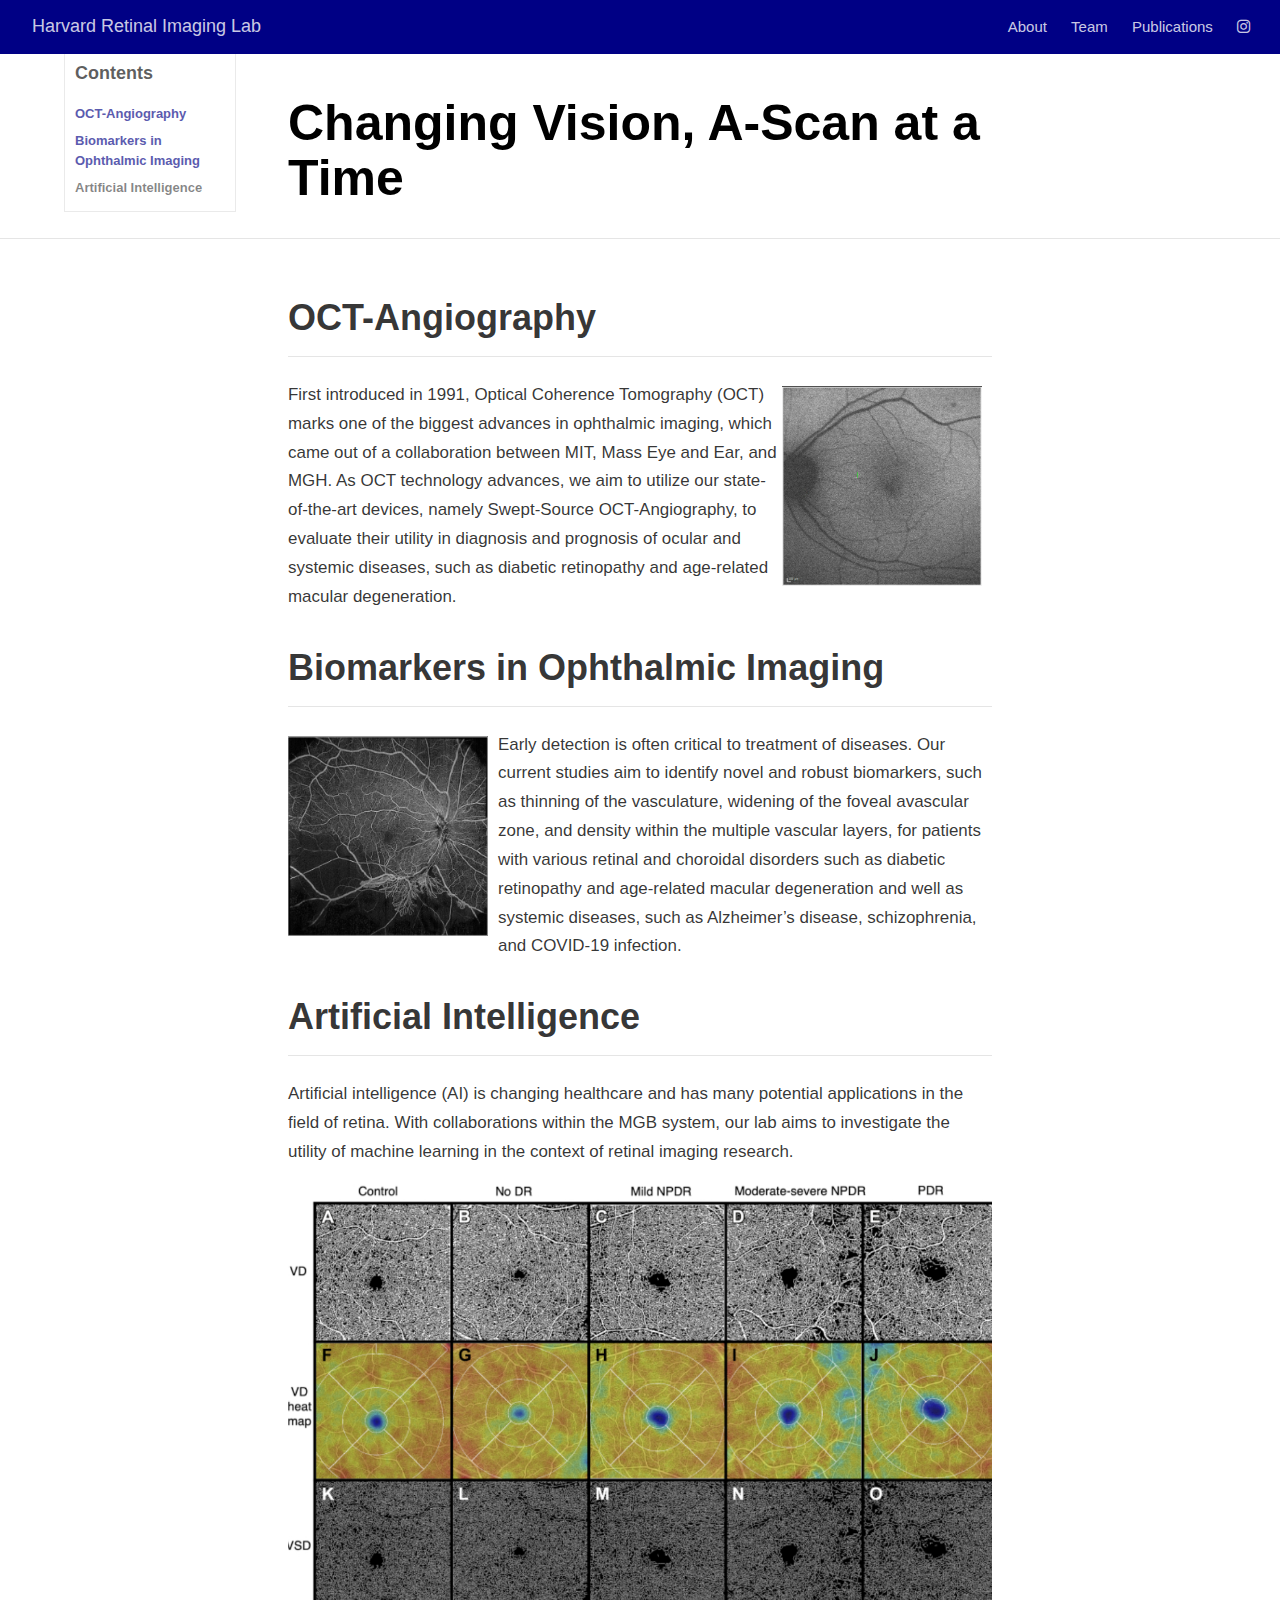
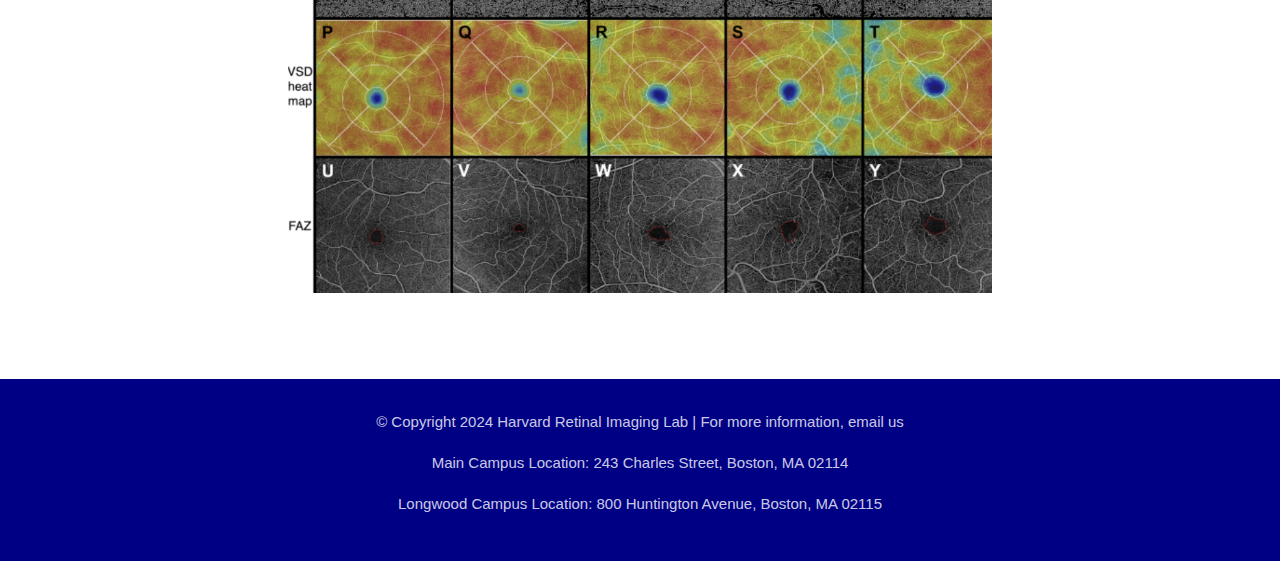
<file: docs/index.html>
<!DOCTYPE html>

<html xmlns="http://www.w3.org/1999/xhtml" lang="" xml:lang="">

<head>
  <meta charset="utf-8"/>
  <meta name="viewport" content="width=device-width, initial-scale=1"/>
  <meta http-equiv="X-UA-Compatible" content="IE=Edge,chrome=1"/>
  <meta name="generator" content="distill" />

  <style type="text/css">
  /* Hide doc at startup (prevent jankiness while JS renders/transforms) */
  body {
    visibility: hidden;
  }
  </style>

 <!--radix_placeholder_import_source-->
 <!--/radix_placeholder_import_source-->

<style type="text/css">code{white-space: pre;}</style>
<style type="text/css" data-origin="pandoc">
pre > code.sourceCode { white-space: pre; position: relative; }
pre > code.sourceCode > span { line-height: 1.25; }
pre > code.sourceCode > span:empty { height: 1.2em; }
.sourceCode { overflow: visible; }
code.sourceCode > span { color: inherit; text-decoration: inherit; }
div.sourceCode { margin: 1em 0; }
pre.sourceCode { margin: 0; }
@media screen {
div.sourceCode { overflow: auto; }
}
@media print {
pre > code.sourceCode { white-space: pre-wrap; }
pre > code.sourceCode > span { text-indent: -5em; padding-left: 5em; }
}
pre.numberSource code
  { counter-reset: source-line 0; }
pre.numberSource code > span
  { position: relative; left: -4em; counter-increment: source-line; }
pre.numberSource code > span > a:first-child::before
  { content: counter(source-line);
    position: relative; left: -1em; text-align: right; vertical-align: baseline;
    border: none; display: inline-block;
    -webkit-touch-callout: none; -webkit-user-select: none;
    -khtml-user-select: none; -moz-user-select: none;
    -ms-user-select: none; user-select: none;
    padding: 0 4px; width: 4em;
    color: #aaaaaa;
  }
pre.numberSource { margin-left: 3em; border-left: 1px solid #aaaaaa;  padding-left: 4px; }
div.sourceCode
  { color: #00769e; background-color: #f1f3f5; }
@media screen {
pre > code.sourceCode > span > a:first-child::before { text-decoration: underline; }
}
code span { color: #00769e; } /* Normal */
code span.al { color: #ad0000; } /* Alert */
code span.an { color: #5e5e5e; } /* Annotation */
code span.at { color: #657422; } /* Attribute */
code span.bn { color: #ad0000; } /* BaseN */
code span.bu { } /* BuiltIn */
code span.cf { color: #00769e; } /* ControlFlow */
code span.ch { color: #20794d; } /* Char */
code span.cn { color: #8f5902; } /* Constant */
code span.co { color: #5e5e5e; } /* Comment */
code span.cv { color: #5e5e5e; font-style: italic; } /* CommentVar */
code span.do { color: #5e5e5e; font-style: italic; } /* Documentation */
code span.dt { color: #ad0000; } /* DataType */
code span.dv { color: #ad0000; } /* DecVal */
code span.er { color: #ad0000; } /* Error */
code span.ex { } /* Extension */
code span.fl { color: #ad0000; } /* Float */
code span.fu { color: #4758ab; } /* Function */
code span.im { } /* Import */
code span.in { color: #5e5e5e; } /* Information */
code span.kw { color: #00769e; } /* Keyword */
code span.op { color: #5e5e5e; } /* Operator */
code span.ot { color: #00769e; } /* Other */
code span.pp { color: #ad0000; } /* Preprocessor */
code span.sc { color: #5e5e5e; } /* SpecialChar */
code span.ss { color: #20794d; } /* SpecialString */
code span.st { color: #20794d; } /* String */
code span.va { color: #111111; } /* Variable */
code span.vs { color: #20794d; } /* VerbatimString */
code span.wa { color: #5e5e5e; font-style: italic; } /* Warning */
</style>


  <!--radix_placeholder_meta_tags-->
  <title>Harvard Retinal Imaging Lab: Changing Vision, A-Scan at a Time</title>




  <!--  https://developers.facebook.com/docs/sharing/webmasters#markup -->
  <meta property="og:title" content="Harvard Retinal Imaging Lab: Changing Vision, A-Scan at a Time"/>
  <meta property="og:type" content="article"/>
  <meta property="og:locale" content="en_US"/>
  <meta property="og:site_name" content="Harvard Retinal Imaging Lab"/>

  <!--  https://dev.twitter.com/cards/types/summary -->
  <meta property="twitter:card" content="summary"/>
  <meta property="twitter:title" content="Harvard Retinal Imaging Lab: Changing Vision, A-Scan at a Time"/>

  <!--/radix_placeholder_meta_tags-->
  <!--radix_placeholder_rmarkdown_metadata-->

  <script type="text/json" id="radix-rmarkdown-metadata">
  {"type":"list","attributes":{"names":{"type":"character","attributes":{},"value":["title","site"]}},"value":[{"type":"character","attributes":{},"value":["Changing Vision, A-Scan at a Time"]},{"type":"character","attributes":{},"value":["distill::distill_website"]}]}
  </script>
  <!--/radix_placeholder_rmarkdown_metadata-->
  <!--radix_placeholder_navigation_in_header-->
  <meta name="distill:offset" content=""/>

  <script type="application/javascript">

    window.headroom_prevent_pin = false;

    window.document.addEventListener("DOMContentLoaded", function (event) {

      // initialize headroom for banner
      var header = $('header').get(0);
      var headerHeight = header.offsetHeight;
      var headroom = new Headroom(header, {
        tolerance: 5,
        onPin : function() {
          if (window.headroom_prevent_pin) {
            window.headroom_prevent_pin = false;
            headroom.unpin();
          }
        }
      });
      headroom.init();
      if(window.location.hash)
        headroom.unpin();
      $(header).addClass('headroom--transition');

      // offset scroll location for banner on hash change
      // (see: https://github.com/WickyNilliams/headroom.js/issues/38)
      window.addEventListener("hashchange", function(event) {
        window.scrollTo(0, window.pageYOffset - (headerHeight + 25));
      });

      // responsive menu
      $('.distill-site-header').each(function(i, val) {
        var topnav = $(this);
        var toggle = topnav.find('.nav-toggle');
        toggle.on('click', function() {
          topnav.toggleClass('responsive');
        });
      });

      // nav dropdowns
      $('.nav-dropbtn').click(function(e) {
        $(this).next('.nav-dropdown-content').toggleClass('nav-dropdown-active');
        $(this).parent().siblings('.nav-dropdown')
           .children('.nav-dropdown-content').removeClass('nav-dropdown-active');
      });
      $("body").click(function(e){
        $('.nav-dropdown-content').removeClass('nav-dropdown-active');
      });
      $(".nav-dropdown").click(function(e){
        e.stopPropagation();
      });
    });
  </script>

  <style type="text/css">

  /* Theme (user-documented overrideables for nav appearance) */

  .distill-site-nav {
    color: rgba(255, 255, 255, 0.8);
    background-color: #0F2E3D;
    font-size: 15px;
    font-weight: 300;
  }

  .distill-site-nav a {
    color: inherit;
    text-decoration: none;
  }

  .distill-site-nav a:hover {
    color: white;
  }

  @media print {
    .distill-site-nav {
      display: none;
    }
  }

  .distill-site-header {

  }

  .distill-site-footer {

  }


  /* Site Header */

  .distill-site-header {
    width: 100%;
    box-sizing: border-box;
    z-index: 3;
  }

  .distill-site-header .nav-left {
    display: inline-block;
    margin-left: 8px;
  }

  @media screen and (max-width: 768px) {
    .distill-site-header .nav-left {
      margin-left: 0;
    }
  }


  .distill-site-header .nav-right {
    float: right;
    margin-right: 8px;
  }

  .distill-site-header a,
  .distill-site-header .title {
    display: inline-block;
    text-align: center;
    padding: 14px 10px 14px 10px;
  }

  .distill-site-header .title {
    font-size: 18px;
    min-width: 150px;
  }

  .distill-site-header .logo {
    padding: 0;
  }

  .distill-site-header .logo img {
    display: none;
    max-height: 20px;
    width: auto;
    margin-bottom: -4px;
  }

  .distill-site-header .nav-image img {
    max-height: 18px;
    width: auto;
    display: inline-block;
    margin-bottom: -3px;
  }



  @media screen and (min-width: 1000px) {
    .distill-site-header .logo img {
      display: inline-block;
    }
    .distill-site-header .nav-left {
      margin-left: 20px;
    }
    .distill-site-header .nav-right {
      margin-right: 20px;
    }
    .distill-site-header .title {
      padding-left: 12px;
    }
  }


  .distill-site-header .nav-toggle {
    display: none;
  }

  .nav-dropdown {
    display: inline-block;
    position: relative;
  }

  .nav-dropdown .nav-dropbtn {
    border: none;
    outline: none;
    color: rgba(255, 255, 255, 0.8);
    padding: 16px 10px;
    background-color: transparent;
    font-family: inherit;
    font-size: inherit;
    font-weight: inherit;
    margin: 0;
    margin-top: 1px;
    z-index: 2;
  }

  .nav-dropdown-content {
    display: none;
    position: absolute;
    background-color: white;
    min-width: 200px;
    border: 1px solid rgba(0,0,0,0.15);
    border-radius: 4px;
    box-shadow: 0px 8px 16px 0px rgba(0,0,0,0.1);
    z-index: 1;
    margin-top: 2px;
    white-space: nowrap;
    padding-top: 4px;
    padding-bottom: 4px;
  }

  .nav-dropdown-content hr {
    margin-top: 4px;
    margin-bottom: 4px;
    border: none;
    border-bottom: 1px solid rgba(0, 0, 0, 0.1);
  }

  .nav-dropdown-active {
    display: block;
  }

  .nav-dropdown-content a, .nav-dropdown-content .nav-dropdown-header {
    color: black;
    padding: 6px 24px;
    text-decoration: none;
    display: block;
    text-align: left;
  }

  .nav-dropdown-content .nav-dropdown-header {
    display: block;
    padding: 5px 24px;
    padding-bottom: 0;
    text-transform: uppercase;
    font-size: 14px;
    color: #999999;
    white-space: nowrap;
  }

  .nav-dropdown:hover .nav-dropbtn {
    color: white;
  }

  .nav-dropdown-content a:hover {
    background-color: #ddd;
    color: black;
  }

  .nav-right .nav-dropdown-content {
    margin-left: -45%;
    right: 0;
  }

  @media screen and (max-width: 768px) {
    .distill-site-header a, .distill-site-header .nav-dropdown  {display: none;}
    .distill-site-header a.nav-toggle {
      float: right;
      display: block;
    }
    .distill-site-header .title {
      margin-left: 0;
    }
    .distill-site-header .nav-right {
      margin-right: 0;
    }
    .distill-site-header {
      overflow: hidden;
    }
    .nav-right .nav-dropdown-content {
      margin-left: 0;
    }
  }


  @media screen and (max-width: 768px) {
    .distill-site-header.responsive {position: relative; min-height: 500px; }
    .distill-site-header.responsive a.nav-toggle {
      position: absolute;
      right: 0;
      top: 0;
    }
    .distill-site-header.responsive a,
    .distill-site-header.responsive .nav-dropdown {
      display: block;
      text-align: left;
    }
    .distill-site-header.responsive .nav-left,
    .distill-site-header.responsive .nav-right {
      width: 100%;
    }
    .distill-site-header.responsive .nav-dropdown {float: none;}
    .distill-site-header.responsive .nav-dropdown-content {position: relative;}
    .distill-site-header.responsive .nav-dropdown .nav-dropbtn {
      display: block;
      width: 100%;
      text-align: left;
    }
  }

  /* Site Footer */

  .distill-site-footer {
    width: 100%;
    overflow: hidden;
    box-sizing: border-box;
    z-index: 3;
    margin-top: 30px;
    padding-top: 30px;
    padding-bottom: 30px;
    text-align: center;
  }

  /* Headroom */

  d-title {
    padding-top: 6rem;
  }

  @media print {
    d-title {
      padding-top: 4rem;
    }
  }

  .headroom {
    z-index: 1000;
    position: fixed;
    top: 0;
    left: 0;
    right: 0;
  }

  .headroom--transition {
    transition: all .4s ease-in-out;
  }

  .headroom--unpinned {
    top: -100px;
  }

  .headroom--pinned {
    top: 0;
  }

  /* adjust viewport for navbar height */
  /* helps vertically center bootstrap (non-distill) content */
  .min-vh-100 {
    min-height: calc(100vh - 100px) !important;
  }

  </style>

  <script src="site_libs/jquery-3.6.0/jquery-3.6.0.min.js"></script>
  <link href="site_libs/font-awesome-6.4.2/css/all.min.css" rel="stylesheet"/>
  <link href="site_libs/font-awesome-6.4.2/css/v4-shims.min.css" rel="stylesheet"/>
  <script src="site_libs/headroom-0.9.4/headroom.min.js"></script>
  <script src="site_libs/autocomplete-0.37.1/autocomplete.min.js"></script>
  <script src="site_libs/fuse-6.4.1/fuse.min.js"></script>

  <script type="application/javascript">

  function getMeta(metaName) {
    var metas = document.getElementsByTagName('meta');
    for (let i = 0; i < metas.length; i++) {
      if (metas[i].getAttribute('name') === metaName) {
        return metas[i].getAttribute('content');
      }
    }
    return '';
  }

  function offsetURL(url) {
    var offset = getMeta('distill:offset');
    return offset ? offset + '/' + url : url;
  }

  function createFuseIndex() {

    // create fuse index
    var options = {
      keys: [
        { name: 'title', weight: 20 },
        { name: 'categories', weight: 15 },
        { name: 'description', weight: 10 },
        { name: 'contents', weight: 5 },
      ],
      ignoreLocation: true,
      threshold: 0
    };
    var fuse = new window.Fuse([], options);

    // fetch the main search.json
    return fetch(offsetURL('search.json'))
      .then(function(response) {
        if (response.status == 200) {
          return response.json().then(function(json) {
            // index main articles
            json.articles.forEach(function(article) {
              fuse.add(article);
            });
            // download collections and index their articles
            return Promise.all(json.collections.map(function(collection) {
              return fetch(offsetURL(collection)).then(function(response) {
                if (response.status === 200) {
                  return response.json().then(function(articles) {
                    articles.forEach(function(article) {
                      fuse.add(article);
                    });
                  })
                } else {
                  return Promise.reject(
                    new Error('Unexpected status from search index request: ' +
                              response.status)
                  );
                }
              });
            })).then(function() {
              return fuse;
            });
          });

        } else {
          return Promise.reject(
            new Error('Unexpected status from search index request: ' +
                        response.status)
          );
        }
      });
  }

  window.document.addEventListener("DOMContentLoaded", function (event) {

    // get search element (bail if we don't have one)
    var searchEl = window.document.getElementById('distill-search');
    if (!searchEl)
      return;

    createFuseIndex()
      .then(function(fuse) {

        // make search box visible
        searchEl.classList.remove('hidden');

        // initialize autocomplete
        var options = {
          autoselect: true,
          hint: false,
          minLength: 2,
        };
        window.autocomplete(searchEl, options, [{
          source: function(query, callback) {
            const searchOptions = {
              isCaseSensitive: false,
              shouldSort: true,
              minMatchCharLength: 2,
              limit: 10,
            };
            var results = fuse.search(query, searchOptions);
            callback(results
              .map(function(result) { return result.item; })
            );
          },
          templates: {
            suggestion: function(suggestion) {
              var img = suggestion.preview && Object.keys(suggestion.preview).length > 0
                ? `<img src="${offsetURL(suggestion.preview)}"</img>`
                : '';
              var html = `
                <div class="search-item">
                  <h3>${suggestion.title}</h3>
                  <div class="search-item-description">
                    ${suggestion.description || ''}
                  </div>
                  <div class="search-item-preview">
                    ${img}
                  </div>
                </div>
              `;
              return html;
            }
          }
        }]).on('autocomplete:selected', function(event, suggestion) {
          window.location.href = offsetURL(suggestion.path);
        });
        // remove inline display style on autocompleter (we want to
        // manage responsive display via css)
        $('.algolia-autocomplete').css("display", "");
      })
      .catch(function(error) {
        console.log(error);
      });

  });

  </script>

  <style type="text/css">

  .nav-search {
    font-size: x-small;
  }

  /* Algolioa Autocomplete */

  .algolia-autocomplete {
    display: inline-block;
    margin-left: 10px;
    vertical-align: sub;
    background-color: white;
    color: black;
    padding: 6px;
    padding-top: 8px;
    padding-bottom: 0;
    border-radius: 6px;
    border: 1px #0F2E3D solid;
    width: 180px;
  }


  @media screen and (max-width: 768px) {
    .distill-site-nav .algolia-autocomplete {
      display: none;
      visibility: hidden;
    }
    .distill-site-nav.responsive .algolia-autocomplete {
      display: inline-block;
      visibility: visible;
    }
    .distill-site-nav.responsive .algolia-autocomplete .aa-dropdown-menu {
      margin-left: 0;
      width: 400px;
      max-height: 400px;
    }
  }

  .algolia-autocomplete .aa-input, .algolia-autocomplete .aa-hint {
    width: 90%;
    outline: none;
    border: none;
  }

  .algolia-autocomplete .aa-hint {
    color: #999;
  }
  .algolia-autocomplete .aa-dropdown-menu {
    width: 550px;
    max-height: 70vh;
    overflow-x: visible;
    overflow-y: scroll;
    padding: 5px;
    margin-top: 3px;
    margin-left: -150px;
    background-color: #fff;
    border-radius: 5px;
    border: 1px solid #999;
    border-top: none;
  }

  .algolia-autocomplete .aa-dropdown-menu .aa-suggestion {
    cursor: pointer;
    padding: 5px 4px;
    border-bottom: 1px solid #eee;
  }

  .algolia-autocomplete .aa-dropdown-menu .aa-suggestion:last-of-type {
    border-bottom: none;
    margin-bottom: 2px;
  }

  .algolia-autocomplete .aa-dropdown-menu .aa-suggestion .search-item {
    overflow: hidden;
    font-size: 0.8em;
    line-height: 1.4em;
  }

  .algolia-autocomplete .aa-dropdown-menu .aa-suggestion .search-item h3 {
    font-size: 1rem;
    margin-block-start: 0;
    margin-block-end: 5px;
  }

  .algolia-autocomplete .aa-dropdown-menu .aa-suggestion .search-item-description {
    display: inline-block;
    overflow: hidden;
    height: 2.8em;
    width: 80%;
    margin-right: 4%;
  }

  .algolia-autocomplete .aa-dropdown-menu .aa-suggestion .search-item-preview {
    display: inline-block;
    width: 15%;
  }

  .algolia-autocomplete .aa-dropdown-menu .aa-suggestion .search-item-preview img {
    height: 3em;
    width: auto;
    display: none;
  }

  .algolia-autocomplete .aa-dropdown-menu .aa-suggestion .search-item-preview img[src] {
    display: initial;
  }

  .algolia-autocomplete .aa-dropdown-menu .aa-suggestion.aa-cursor {
    background-color: #eee;
  }
  .algolia-autocomplete .aa-dropdown-menu .aa-suggestion em {
    font-weight: bold;
    font-style: normal;
  }

  </style>


  <!--/radix_placeholder_navigation_in_header-->
  <!--radix_placeholder_distill-->

  <style type="text/css">

  body {
    background-color: white;
  }

  .pandoc-table {
    width: 100%;
  }

  .pandoc-table>caption {
    margin-bottom: 10px;
  }

  .pandoc-table th:not([align]) {
    text-align: left;
  }

  .pagedtable-footer {
    font-size: 15px;
  }

  d-byline .byline {
    grid-template-columns: 2fr 2fr;
  }

  d-byline .byline h3 {
    margin-block-start: 1.5em;
  }

  d-byline .byline .authors-affiliations h3 {
    margin-block-start: 0.5em;
  }

  .authors-affiliations .orcid-id {
    width: 16px;
    height:16px;
    margin-left: 4px;
    margin-right: 4px;
    vertical-align: middle;
    padding-bottom: 2px;
  }

  d-title .dt-tags {
    margin-top: 1em;
    grid-column: text;
  }

  .dt-tags .dt-tag {
    text-decoration: none;
    display: inline-block;
    color: rgba(0,0,0,0.6);
    padding: 0em 0.4em;
    margin-right: 0.5em;
    margin-bottom: 0.4em;
    font-size: 70%;
    border: 1px solid rgba(0,0,0,0.2);
    border-radius: 3px;
    text-transform: uppercase;
    font-weight: 500;
  }

  d-article table.gt_table td,
  d-article table.gt_table th {
    border-bottom: none;
    font-size: 100%;
  }

  .html-widget {
    margin-bottom: 2.0em;
  }

  .l-screen-inset {
    padding-right: 16px;
  }

  .l-screen .caption {
    margin-left: 10px;
  }

  .shaded {
    background: rgb(247, 247, 247);
    padding-top: 20px;
    padding-bottom: 20px;
    border-top: 1px solid rgba(0, 0, 0, 0.1);
    border-bottom: 1px solid rgba(0, 0, 0, 0.1);
  }

  .shaded .html-widget {
    margin-bottom: 0;
    border: 1px solid rgba(0, 0, 0, 0.1);
  }

  .shaded .shaded-content {
    background: white;
  }

  .text-output {
    margin-top: 0;
    line-height: 1.5em;
  }

  .hidden {
    display: none !important;
  }

  hr.section-separator {
    border: none;
    border-top: 1px solid rgba(0, 0, 0, 0.1);
    margin: 0px;
  }


  d-byline {
    border-top: none;
  }

  d-article {
    padding-top: 2.5rem;
    padding-bottom: 30px;
    border-top: none;
  }

  d-appendix {
    padding-top: 30px;
  }

  d-article>p>img {
    width: 100%;
  }

  d-article h2 {
    margin: 1rem 0 1.5rem 0;
  }

  d-article h3 {
    margin-top: 1.5rem;
  }

  d-article iframe {
    border: 1px solid rgba(0, 0, 0, 0.1);
    margin-bottom: 2.0em;
    width: 100%;
  }

  /* Tweak code blocks */

  d-article div.sourceCode code,
  d-article pre code {
    font-family: Consolas, Monaco, 'Andale Mono', 'Ubuntu Mono', monospace;
  }

  d-article pre,
  d-article div.sourceCode,
  d-article div.sourceCode pre {
    overflow: auto;
  }

  d-article div.sourceCode {
    background-color: white;
  }

  d-article div.sourceCode pre {
    padding-left: 10px;
    font-size: 12px;
    border-left: 2px solid rgba(0,0,0,0.1);
  }

  d-article pre {
    font-size: 12px;
    color: black;
    background: none;
    margin-top: 0;
    text-align: left;
    white-space: pre;
    word-spacing: normal;
    word-break: normal;
    word-wrap: normal;
    line-height: 1.5;

    -moz-tab-size: 4;
    -o-tab-size: 4;
    tab-size: 4;

    -webkit-hyphens: none;
    -moz-hyphens: none;
    -ms-hyphens: none;
    hyphens: none;
  }

  d-article pre a {
    border-bottom: none;
  }

  d-article pre a:hover {
    border-bottom: none;
    text-decoration: underline;
  }

  d-article details {
    grid-column: text;
    margin-bottom: 0.8em;
  }

  @media(min-width: 768px) {

  d-article pre,
  d-article div.sourceCode,
  d-article div.sourceCode pre {
    overflow: visible !important;
  }

  d-article div.sourceCode pre {
    padding-left: 18px;
    font-size: 14px;
  }

  /* tweak for Pandoc numbered line within distill */
  d-article pre.numberSource code > span {
      left: -2em;
  }

  d-article pre {
    font-size: 14px;
  }

  }

  figure img.external {
    background: white;
    border: 1px solid rgba(0, 0, 0, 0.1);
    box-shadow: 0 1px 8px rgba(0, 0, 0, 0.1);
    padding: 18px;
    box-sizing: border-box;
  }

  /* CSS for d-contents */

  .d-contents {
    grid-column: text;
    color: rgba(0,0,0,0.8);
    font-size: 0.9em;
    padding-bottom: 1em;
    margin-bottom: 1em;
    padding-bottom: 0.5em;
    margin-bottom: 1em;
    padding-left: 0.25em;
    justify-self: start;
  }

  @media(min-width: 1000px) {
    .d-contents.d-contents-float {
      height: 0;
      grid-column-start: 1;
      grid-column-end: 4;
      justify-self: center;
      padding-right: 3em;
      padding-left: 2em;
    }
  }

  .d-contents nav h3 {
    font-size: 18px;
    margin-top: 0;
    margin-bottom: 1em;
  }

  .d-contents li {
    list-style-type: none
  }

  .d-contents nav > ul {
    padding-left: 0;
  }

  .d-contents ul {
    padding-left: 1em
  }

  .d-contents nav ul li {
    margin-top: 0.6em;
    margin-bottom: 0.2em;
  }

  .d-contents nav a {
    font-size: 13px;
    border-bottom: none;
    text-decoration: none
    color: rgba(0, 0, 0, 0.8);
  }

  .d-contents nav a:hover {
    text-decoration: underline solid rgba(0, 0, 0, 0.6)
  }

  .d-contents nav > ul > li > a {
    font-weight: 600;
  }

  .d-contents nav > ul > li > ul {
    font-weight: inherit;
  }

  .d-contents nav > ul > li > ul > li {
    margin-top: 0.2em;
  }


  .d-contents nav ul {
    margin-top: 0;
    margin-bottom: 0.25em;
  }

  .d-article-with-toc h2:nth-child(2) {
    margin-top: 0;
  }


  /* Figure */

  .figure {
    position: relative;
    margin-bottom: 2.5em;
    margin-top: 1.5em;
  }

  .figure .caption {
    color: rgba(0, 0, 0, 0.6);
    font-size: 12px;
    line-height: 1.5em;
  }

  .figure img.external {
    background: white;
    border: 1px solid rgba(0, 0, 0, 0.1);
    box-shadow: 0 1px 8px rgba(0, 0, 0, 0.1);
    padding: 18px;
    box-sizing: border-box;
  }

  .figure .caption a {
    color: rgba(0, 0, 0, 0.6);
  }

  .figure .caption b,
  .figure .caption strong, {
    font-weight: 600;
    color: rgba(0, 0, 0, 1.0);
  }

  /* Citations */

  d-article .citation {
    color: inherit;
    cursor: inherit;
  }

  div.hanging-indent{
    margin-left: 1em; text-indent: -1em;
  }

  /* Citation hover box */

  .tippy-box[data-theme~=light-border] {
    background-color: rgba(250, 250, 250, 0.95);
  }

  .tippy-content > p {
    margin-bottom: 0;
    padding: 2px;
  }


  /* Tweak 1000px media break to show more text */

  @media(min-width: 1000px) {
    .base-grid,
    distill-header,
    d-title,
    d-abstract,
    d-article,
    d-appendix,
    distill-appendix,
    d-byline,
    d-footnote-list,
    d-citation-list,
    distill-footer {
      grid-template-columns: [screen-start] 1fr [page-start kicker-start] 80px [middle-start] 50px [text-start kicker-end] 65px 65px 65px 65px 65px 65px 65px 65px [text-end gutter-start] 65px [middle-end] 65px [page-end gutter-end] 1fr [screen-end];
      grid-column-gap: 16px;
    }

    .grid {
      grid-column-gap: 16px;
    }

    d-article {
      font-size: 1.06rem;
      line-height: 1.7em;
    }
    figure .caption, .figure .caption, figure figcaption {
      font-size: 13px;
    }
  }

  @media(min-width: 1180px) {
    .base-grid,
    distill-header,
    d-title,
    d-abstract,
    d-article,
    d-appendix,
    distill-appendix,
    d-byline,
    d-footnote-list,
    d-citation-list,
    distill-footer {
      grid-template-columns: [screen-start] 1fr [page-start kicker-start] 60px [middle-start] 60px [text-start kicker-end] 60px 60px 60px 60px 60px 60px 60px 60px [text-end gutter-start] 60px [middle-end] 60px [page-end gutter-end] 1fr [screen-end];
      grid-column-gap: 32px;
    }

    .grid {
      grid-column-gap: 32px;
    }
  }


  /* Get the citation styles for the appendix (not auto-injected on render since
     we do our own rendering of the citation appendix) */

  d-appendix .citation-appendix,
  .d-appendix .citation-appendix {
    font-size: 11px;
    line-height: 15px;
    border-left: 1px solid rgba(0, 0, 0, 0.1);
    padding-left: 18px;
    border: 1px solid rgba(0,0,0,0.1);
    background: rgba(0, 0, 0, 0.02);
    padding: 10px 18px;
    border-radius: 3px;
    color: rgba(150, 150, 150, 1);
    overflow: hidden;
    margin-top: -12px;
    white-space: pre-wrap;
    word-wrap: break-word;
  }

  /* Include appendix styles here so they can be overridden */

  d-appendix {
    contain: layout style;
    font-size: 0.8em;
    line-height: 1.7em;
    margin-top: 60px;
    margin-bottom: 0;
    border-top: 1px solid rgba(0, 0, 0, 0.1);
    color: rgba(0,0,0,0.5);
    padding-top: 60px;
    padding-bottom: 48px;
  }

  d-appendix h3 {
    grid-column: page-start / text-start;
    font-size: 15px;
    font-weight: 500;
    margin-top: 1em;
    margin-bottom: 0;
    color: rgba(0,0,0,0.65);
  }

  d-appendix h3 + * {
    margin-top: 1em;
  }

  d-appendix ol {
    padding: 0 0 0 15px;
  }

  @media (min-width: 768px) {
    d-appendix ol {
      padding: 0 0 0 30px;
      margin-left: -30px;
    }
  }

  d-appendix li {
    margin-bottom: 1em;
  }

  d-appendix a {
    color: rgba(0, 0, 0, 0.6);
  }

  d-appendix > * {
    grid-column: text;
  }

  d-appendix > d-footnote-list,
  d-appendix > d-citation-list,
  d-appendix > distill-appendix {
    grid-column: screen;
  }

  /* Include footnote styles here so they can be overridden */

  d-footnote-list {
    contain: layout style;
  }

  d-footnote-list > * {
    grid-column: text;
  }

  d-footnote-list a.footnote-backlink {
    color: rgba(0,0,0,0.3);
    padding-left: 0.5em;
  }



  /* Anchor.js */

  .anchorjs-link {
    /*transition: all .25s linear; */
    text-decoration: none;
    border-bottom: none;
  }
  *:hover > .anchorjs-link {
    margin-left: -1.125em !important;
    text-decoration: none;
    border-bottom: none;
  }

  /* Social footer */

  .social_footer {
    margin-top: 30px;
    margin-bottom: 0;
    color: rgba(0,0,0,0.67);
  }

  .disqus-comments {
    margin-right: 30px;
  }

  .disqus-comment-count {
    border-bottom: 1px solid rgba(0, 0, 0, 0.4);
    cursor: pointer;
  }

  #disqus_thread {
    margin-top: 30px;
  }

  .article-sharing a {
    border-bottom: none;
    margin-right: 8px;
  }

  .article-sharing a:hover {
    border-bottom: none;
  }

  .sidebar-section.subscribe {
    font-size: 12px;
    line-height: 1.6em;
  }

  .subscribe p {
    margin-bottom: 0.5em;
  }


  .article-footer .subscribe {
    font-size: 15px;
    margin-top: 45px;
  }


  .sidebar-section.custom {
    font-size: 12px;
    line-height: 1.6em;
  }

  .custom p {
    margin-bottom: 0.5em;
  }

  /* Styles for listing layout (hide title) */
  .layout-listing d-title, .layout-listing .d-title {
    display: none;
  }

  /* Styles for posts lists (not auto-injected) */


  .posts-with-sidebar {
    padding-left: 45px;
    padding-right: 45px;
  }

  .posts-list .description h2,
  .posts-list .description p {
    font-family: -apple-system, BlinkMacSystemFont, "Segoe UI", Roboto, Oxygen, Ubuntu, Cantarell, "Fira Sans", "Droid Sans", "Helvetica Neue", Arial, sans-serif;
  }

  .posts-list .description h2 {
    font-weight: 700;
    border-bottom: none;
    padding-bottom: 0;
  }

  .posts-list h2.post-tag {
    border-bottom: 1px solid rgba(0, 0, 0, 0.2);
    padding-bottom: 12px;
  }
  .posts-list {
    margin-top: 60px;
    margin-bottom: 24px;
  }

  .posts-list .post-preview {
    text-decoration: none;
    overflow: hidden;
    display: block;
    border-bottom: 1px solid rgba(0, 0, 0, 0.1);
    padding: 24px 0;
  }

  .post-preview-last {
    border-bottom: none !important;
  }

  .posts-list .posts-list-caption {
    grid-column: screen;
    font-weight: 400;
  }

  .posts-list .post-preview h2 {
    margin: 0 0 6px 0;
    line-height: 1.2em;
    font-style: normal;
    font-size: 24px;
  }

  .posts-list .post-preview p {
    margin: 0 0 12px 0;
    line-height: 1.4em;
    font-size: 16px;
  }

  .posts-list .post-preview .thumbnail {
    box-sizing: border-box;
    margin-bottom: 24px;
    position: relative;
    max-width: 500px;
  }
  .posts-list .post-preview img {
    width: 100%;
    display: block;
  }

  .posts-list .metadata {
    font-size: 12px;
    line-height: 1.4em;
    margin-bottom: 18px;
  }

  .posts-list .metadata > * {
    display: inline-block;
  }

  .posts-list .metadata .publishedDate {
    margin-right: 2em;
  }

  .posts-list .metadata .dt-authors {
    display: block;
    margin-top: 0.3em;
    margin-right: 2em;
  }

  .posts-list .dt-tags {
    display: block;
    line-height: 1em;
  }

  .posts-list .dt-tags .dt-tag {
    display: inline-block;
    color: rgba(0,0,0,0.6);
    padding: 0.3em 0.4em;
    margin-right: 0.2em;
    margin-bottom: 0.4em;
    font-size: 60%;
    border: 1px solid rgba(0,0,0,0.2);
    border-radius: 3px;
    text-transform: uppercase;
    font-weight: 500;
  }

  .posts-list img {
    opacity: 1;
  }

  .posts-list img[data-src] {
    opacity: 0;
  }

  .posts-more {
    clear: both;
  }


  .posts-sidebar {
    font-size: 16px;
  }

  .posts-sidebar h3 {
    font-size: 16px;
    margin-top: 0;
    margin-bottom: 0.5em;
    font-weight: 400;
    text-transform: uppercase;
  }

  .sidebar-section {
    margin-bottom: 30px;
  }

  .categories ul {
    list-style-type: none;
    margin: 0;
    padding: 0;
  }

  .categories li {
    color: rgba(0, 0, 0, 0.8);
    margin-bottom: 0;
  }

  .categories li>a {
    border-bottom: none;
  }

  .categories li>a:hover {
    border-bottom: 1px solid rgba(0, 0, 0, 0.4);
  }

  .categories .active {
    font-weight: 600;
  }

  .categories .category-count {
    color: rgba(0, 0, 0, 0.4);
  }


  @media(min-width: 768px) {
    .posts-list .post-preview h2 {
      font-size: 26px;
    }
    .posts-list .post-preview .thumbnail {
      float: right;
      width: 30%;
      margin-bottom: 0;
    }
    .posts-list .post-preview .description {
      float: left;
      width: 45%;
    }
    .posts-list .post-preview .metadata {
      float: left;
      width: 20%;
      margin-top: 8px;
    }
    .posts-list .post-preview p {
      margin: 0 0 12px 0;
      line-height: 1.5em;
      font-size: 16px;
    }
    .posts-with-sidebar .posts-list {
      float: left;
      width: 75%;
    }
    .posts-with-sidebar .posts-sidebar {
      float: right;
      width: 20%;
      margin-top: 60px;
      padding-top: 24px;
      padding-bottom: 24px;
    }
  }


  /* Improve display for browsers without grid (IE/Edge <= 15) */

  .downlevel {
    line-height: 1.6em;
    font-family: -apple-system, BlinkMacSystemFont, "Segoe UI", Roboto, Oxygen, Ubuntu, Cantarell, "Fira Sans", "Droid Sans", "Helvetica Neue", Arial, sans-serif;
    margin: 0;
  }

  .downlevel .d-title {
    padding-top: 6rem;
    padding-bottom: 1.5rem;
  }

  .downlevel .d-title h1 {
    font-size: 50px;
    font-weight: 700;
    line-height: 1.1em;
    margin: 0 0 0.5rem;
  }

  .downlevel .d-title p {
    font-weight: 300;
    font-size: 1.2rem;
    line-height: 1.55em;
    margin-top: 0;
  }

  .downlevel .d-byline {
    padding-top: 0.8em;
    padding-bottom: 0.8em;
    font-size: 0.8rem;
    line-height: 1.8em;
  }

  .downlevel .section-separator {
    border: none;
    border-top: 1px solid rgba(0, 0, 0, 0.1);
  }

  .downlevel .d-article {
    font-size: 1.06rem;
    line-height: 1.7em;
    padding-top: 1rem;
    padding-bottom: 2rem;
  }


  .downlevel .d-appendix {
    padding-left: 0;
    padding-right: 0;
    max-width: none;
    font-size: 0.8em;
    line-height: 1.7em;
    margin-bottom: 0;
    color: rgba(0,0,0,0.5);
    padding-top: 40px;
    padding-bottom: 48px;
  }

  .downlevel .footnotes ol {
    padding-left: 13px;
  }

  .downlevel .base-grid,
  .downlevel .distill-header,
  .downlevel .d-title,
  .downlevel .d-abstract,
  .downlevel .d-article,
  .downlevel .d-appendix,
  .downlevel .distill-appendix,
  .downlevel .d-byline,
  .downlevel .d-footnote-list,
  .downlevel .d-citation-list,
  .downlevel .distill-footer,
  .downlevel .appendix-bottom,
  .downlevel .posts-container {
    padding-left: 40px;
    padding-right: 40px;
  }

  @media(min-width: 768px) {
    .downlevel .base-grid,
    .downlevel .distill-header,
    .downlevel .d-title,
    .downlevel .d-abstract,
    .downlevel .d-article,
    .downlevel .d-appendix,
    .downlevel .distill-appendix,
    .downlevel .d-byline,
    .downlevel .d-footnote-list,
    .downlevel .d-citation-list,
    .downlevel .distill-footer,
    .downlevel .appendix-bottom,
    .downlevel .posts-container {
    padding-left: 150px;
    padding-right: 150px;
    max-width: 900px;
  }
  }

  .downlevel pre code {
    display: block;
    border-left: 2px solid rgba(0, 0, 0, .1);
    padding: 0 0 0 20px;
    font-size: 14px;
  }

  .downlevel code, .downlevel pre {
    color: black;
    background: none;
    font-family: Consolas, Monaco, 'Andale Mono', 'Ubuntu Mono', monospace;
    text-align: left;
    white-space: pre;
    word-spacing: normal;
    word-break: normal;
    word-wrap: normal;
    line-height: 1.5;

    -moz-tab-size: 4;
    -o-tab-size: 4;
    tab-size: 4;

    -webkit-hyphens: none;
    -moz-hyphens: none;
    -ms-hyphens: none;
    hyphens: none;
  }

  .downlevel .posts-list .post-preview {
    color: inherit;
  }



  </style>

  <script type="application/javascript">

  function is_downlevel_browser() {
    if (bowser.isUnsupportedBrowser({ msie: "12", msedge: "16"},
                                   window.navigator.userAgent)) {
      return true;
    } else {
      return window.load_distill_framework === undefined;
    }
  }

  // show body when load is complete
  function on_load_complete() {

    // add anchors
    if (window.anchors) {
      window.anchors.options.placement = 'left';
      window.anchors.add('d-article > h2, d-article > h3, d-article > h4, d-article > h5');
    }


    // set body to visible
    document.body.style.visibility = 'visible';

    // force redraw for leaflet widgets
    if (window.HTMLWidgets) {
      var maps = window.HTMLWidgets.findAll(".leaflet");
      $.each(maps, function(i, el) {
        var map = this.getMap();
        map.invalidateSize();
        map.eachLayer(function(layer) {
          if (layer instanceof L.TileLayer)
            layer.redraw();
        });
      });
    }

    // trigger 'shown' so htmlwidgets resize
    $('d-article').trigger('shown');
  }

  function init_distill() {

    init_common();

    // create front matter
    var front_matter = $('<d-front-matter></d-front-matter>');
    $('#distill-front-matter').wrap(front_matter);

    // create d-title
    $('.d-title').changeElementType('d-title');

    // separator
    var separator = '<hr class="section-separator" style="clear: both"/>';
    // prepend separator above appendix
    $('.d-byline').before(separator);
    $('.d-article').before(separator);

    // create d-byline
    var byline = $('<d-byline></d-byline>');
    $('.d-byline').replaceWith(byline);

    // create d-article
    var article = $('<d-article></d-article>');
    $('.d-article').wrap(article).children().unwrap();

    // move posts container into article
    $('.posts-container').appendTo($('d-article'));

    // create d-appendix
    $('.d-appendix').changeElementType('d-appendix');

    // flag indicating that we have appendix items
    var appendix = $('.appendix-bottom').children('h3').length > 0;

    // replace footnotes with <d-footnote>
    $('.footnote-ref').each(function(i, val) {
      appendix = true;
      var href = $(this).attr('href');
      var id = href.replace('#', '');
      var fn = $('#' + id);
      var fn_p = $('#' + id + '>p');
      fn_p.find('.footnote-back').remove();
      var text = fn_p.html();
      var dtfn = $('<d-footnote></d-footnote>');
      dtfn.html(text);
      $(this).replaceWith(dtfn);
    });
    // remove footnotes
    $('.footnotes').remove();

    // move refs into #references-listing
    $('#references-listing').replaceWith($('#refs'));

    $('h1.appendix, h2.appendix').each(function(i, val) {
      $(this).changeElementType('h3');
    });
    $('h3.appendix').each(function(i, val) {
      var id = $(this).attr('id');
      $('.d-contents a[href="#' + id + '"]').parent().remove();
      appendix = true;
      $(this).nextUntil($('h1, h2, h3')).addBack().appendTo($('d-appendix'));
    });

    // show d-appendix if we have appendix content
    $("d-appendix").css('display', appendix ? 'grid' : 'none');

    // localize layout chunks to just output
    $('.layout-chunk').each(function(i, val) {

      // capture layout
      var layout = $(this).attr('data-layout');

      // apply layout to markdown level block elements
      var elements = $(this).children().not('details, div.sourceCode, pre, script');
      elements.each(function(i, el) {
        var layout_div = $('<div class="' + layout + '"></div>');
        if (layout_div.hasClass('shaded')) {
          var shaded_content = $('<div class="shaded-content"></div>');
          $(this).wrap(shaded_content);
          $(this).parent().wrap(layout_div);
        } else {
          $(this).wrap(layout_div);
        }
      });


      // unwrap the layout-chunk div
      $(this).children().unwrap();
    });

    // remove code block used to force  highlighting css
    $('.distill-force-highlighting-css').parent().remove();

    // remove empty line numbers inserted by pandoc when using a
    // custom syntax highlighting theme, except when numbering line
    // in code chunk
    $('pre:not(.numberLines) code.sourceCode a:empty').remove();

    // load distill framework
    load_distill_framework();

    // wait for window.distillRunlevel == 4 to do post processing
    function distill_post_process() {

      if (!window.distillRunlevel || window.distillRunlevel < 4)
        return;

      // hide author/affiliations entirely if we have no authors
      var front_matter = JSON.parse($("#distill-front-matter").html());
      var have_authors = front_matter.authors && front_matter.authors.length > 0;
      if (!have_authors)
        $('d-byline').addClass('hidden');

      // article with toc class
      $('.d-contents').parent().addClass('d-article-with-toc');

      // strip links that point to #
      $('.authors-affiliations').find('a[href="#"]').removeAttr('href');

      // add orcid ids
      $('.authors-affiliations').find('.author').each(function(i, el) {
        var orcid_id = front_matter.authors[i].orcidID;
        var author_name = front_matter.authors[i].author
        if (orcid_id) {
          var a = $('<a></a>');
          a.attr('href', 'https://orcid.org/' + orcid_id);
          var img = $('<img></img>');
          img.addClass('orcid-id');
          img.attr('alt', author_name ? 'ORCID ID for ' + author_name : 'ORCID ID');
          img.attr('src','[data-uri]');
          a.append(img);
          $(this).append(a);
        }
      });

      // hide elements of author/affiliations grid that have no value
      function hide_byline_column(caption) {
        $('d-byline').find('h3:contains("' + caption + '")').parent().css('visibility', 'hidden');
      }

      // affiliations
      var have_affiliations = false;
      for (var i = 0; i<front_matter.authors.length; ++i) {
        var author = front_matter.authors[i];
        if (author.affiliation !== "&nbsp;") {
          have_affiliations = true;
          break;
        }
      }
      if (!have_affiliations)
        $('d-byline').find('h3:contains("Affiliations")').css('visibility', 'hidden');

      // published date
      if (!front_matter.publishedDate)
        hide_byline_column("Published");

      // document object identifier
      var doi = $('d-byline').find('h3:contains("DOI")');
      var doi_p = doi.next().empty();
      if (!front_matter.doi) {
        // if we have a citation and valid citationText then link to that
        if ($('#citation').length > 0 && front_matter.citationText) {
          doi.html('Citation');
          $('<a href="#citation"></a>')
            .text(front_matter.citationText)
            .appendTo(doi_p);
        } else {
          hide_byline_column("DOI");
        }
      } else {
        $('<a></a>')
           .attr('href', "https://doi.org/" + front_matter.doi)
           .html(front_matter.doi)
           .appendTo(doi_p);
      }

       // change plural form of authors/affiliations
      if (front_matter.authors.length === 1) {
        var grid = $('.authors-affiliations');
        grid.children('h3:contains("Authors")').text('Author');
        grid.children('h3:contains("Affiliations")').text('Affiliation');
      }

      // remove d-appendix and d-footnote-list local styles
      $('d-appendix > style:first-child').remove();
      $('d-footnote-list > style:first-child').remove();

      // move appendix-bottom entries to the bottom
      $('.appendix-bottom').appendTo('d-appendix').children().unwrap();
      $('.appendix-bottom').remove();

      // hoverable references
      $('span.citation[data-cites]').each(function() {
        const citeChild = $(this).children()[0]
        // Do not process if @xyz has been used without escaping and without bibliography activated
        // https://github.com/rstudio/distill/issues/466
        if (citeChild === undefined) return true

        if (citeChild.nodeName == "D-FOOTNOTE") {
          var fn = citeChild
          $(this).html(fn.shadowRoot.querySelector("sup"))
          $(this).id = fn.id
          fn.remove()
        }
        var refs = $(this).attr('data-cites').split(" ");
        var refHtml = refs.map(function(ref) {
          // Could use CSS.escape too here, we insure backward compatibility in navigator
          return "<p>" + $('div[id="ref-' + ref + '"]').html() + "</p>";
        }).join("\n");
        window.tippy(this, {
          allowHTML: true,
          content: refHtml,
          maxWidth: 500,
          interactive: true,
          interactiveBorder: 10,
          theme: 'light-border',
          placement: 'bottom-start'
        });
      });

      // fix footnotes in tables (#411)
      // replacing broken distill.pub feature
      $('table d-footnote').each(function() {
        // we replace internal showAtNode methode which is triggered when hovering a footnote
        this.hoverBox.showAtNode = function(node) {
          // ported from https://github.com/distillpub/template/pull/105/files
          calcOffset = function(elem) {
              let x = elem.offsetLeft;
              let y = elem.offsetTop;
              // Traverse upwards until an `absolute` element is found or `elem`
              // becomes null.
              while (elem = elem.offsetParent && elem.style.position != 'absolute') {
                  x += elem.offsetLeft;
                  y += elem.offsetTop;
              }

              return { left: x, top: y };
          }
          // https://developer.mozilla.org/en-US/docs/Web/API/HTMLElement/offsetTop
          const bbox = node.getBoundingClientRect();
          const offset = calcOffset(node);
          this.show([offset.left + bbox.width, offset.top + bbox.height]);
        }
      })

      // clear polling timer
      clearInterval(tid);

      // show body now that everything is ready
      on_load_complete();
    }

    var tid = setInterval(distill_post_process, 50);
    distill_post_process();

  }

  function init_downlevel() {

    init_common();

     // insert hr after d-title
    $('.d-title').after($('<hr class="section-separator"/>'));

    // check if we have authors
    var front_matter = JSON.parse($("#distill-front-matter").html());
    var have_authors = front_matter.authors && front_matter.authors.length > 0;

    // manage byline/border
    if (!have_authors)
      $('.d-byline').remove();
    $('.d-byline').after($('<hr class="section-separator"/>'));
    $('.d-byline a').remove();

    // remove toc
    $('.d-contents').remove();

    // move appendix elements
    $('h1.appendix, h2.appendix').each(function(i, val) {
      $(this).changeElementType('h3');
    });
    $('h3.appendix').each(function(i, val) {
      $(this).nextUntil($('h1, h2, h3')).addBack().appendTo($('.d-appendix'));
    });


    // inject headers into references and footnotes
    var refs_header = $('<h3></h3>');
    refs_header.text('References');
    $('#refs').prepend(refs_header);

    var footnotes_header = $('<h3></h3');
    footnotes_header.text('Footnotes');
    $('.footnotes').children('hr').first().replaceWith(footnotes_header);

    // move appendix-bottom entries to the bottom
    $('.appendix-bottom').appendTo('.d-appendix').children().unwrap();
    $('.appendix-bottom').remove();

    // remove appendix if it's empty
    if ($('.d-appendix').children().length === 0)
      $('.d-appendix').remove();

    // prepend separator above appendix
    $('.d-appendix').before($('<hr class="section-separator" style="clear: both"/>'));

    // trim code
    $('pre>code').each(function(i, val) {
      $(this).html($.trim($(this).html()));
    });

    // move posts-container right before article
    $('.posts-container').insertBefore($('.d-article'));

    $('body').addClass('downlevel');

    on_load_complete();
  }


  function init_common() {

    // jquery plugin to change element types
    (function($) {
      $.fn.changeElementType = function(newType) {
        var attrs = {};

        $.each(this[0].attributes, function(idx, attr) {
          attrs[attr.nodeName] = attr.nodeValue;
        });

        this.replaceWith(function() {
          return $("<" + newType + "/>", attrs).append($(this).contents());
        });
      };
    })(jQuery);

    // prevent underline for linked images
    $('a > img').parent().css({'border-bottom' : 'none'});

    // mark non-body figures created by knitr chunks as 100% width
    $('.layout-chunk').each(function(i, val) {
      var figures = $(this).find('img, .html-widget');
      // ignore leaflet img layers (#106)
      figures = figures.filter(':not(img[class*="leaflet"])')
      if ($(this).attr('data-layout') !== "l-body") {
        figures.css('width', '100%');
      } else {
        figures.css('max-width', '100%');
        figures.filter("[width]").each(function(i, val) {
          var fig = $(this);
          fig.css('width', fig.attr('width') + 'px');
        });

      }
    });

    // auto-append index.html to post-preview links in file: protocol
    // and in rstudio ide preview
    $('.post-preview').each(function(i, val) {
      if (window.location.protocol === "file:")
        $(this).attr('href', $(this).attr('href') + "index.html");
    });

    // get rid of index.html references in header
    if (window.location.protocol !== "file:") {
      $('.distill-site-header a[href]').each(function(i,val) {
        $(this).attr('href', $(this).attr('href').replace(/^index[.]html/, "./"));
      });
    }

    // add class to pandoc style tables
    $('tr.header').parent('thead').parent('table').addClass('pandoc-table');
    $('.kable-table').children('table').addClass('pandoc-table');

    // add figcaption style to table captions
    $('caption').parent('table').addClass("figcaption");

    // initialize posts list
    if (window.init_posts_list)
      window.init_posts_list();

    // implmement disqus comment link
    $('.disqus-comment-count').click(function() {
      window.headroom_prevent_pin = true;
      $('#disqus_thread').toggleClass('hidden');
      if (!$('#disqus_thread').hasClass('hidden')) {
        var offset = $(this).offset();
        $(window).resize();
        $('html, body').animate({
          scrollTop: offset.top - 35
        });
      }
    });
  }

  document.addEventListener('DOMContentLoaded', function() {
    if (is_downlevel_browser())
      init_downlevel();
    else
      window.addEventListener('WebComponentsReady', init_distill);
  });

  </script>

  <style type="text/css">
  /* base variables */

  /* Edit the CSS properties in this file to create a custom
     Distill theme. Only edit values in the right column
     for each row; values shown are the CSS defaults.
     To return any property to the default,
     you may set its value to: unset
     All rows must end with a semi-colon.                      */

  /* Optional: embed custom fonts here with `@import`          */
  /* This must remain at the top of this file.                 */



  html {
    /*-- Main font sizes --*/
    --title-size:      50px;
    --body-size:       1.06rem;
    --code-size:       14px;
    --aside-size:      12px;
    --fig-cap-size:    13px;
    /*-- Main font colors --*/
    --title-color:     #000000;
    --header-color:    rgba(0, 0, 0, 0.8);
    --body-color:      rgba(0, 0, 0, 0.8);
    --aside-color:     rgba(0, 0, 0, 0.6);
    --fig-cap-color:   rgba(0, 0, 0, 0.6);
    /*-- Specify custom fonts ~~~ must be imported above   --*/
    --heading-font:    sans-serif;
    --mono-font:       monospace;
    --body-font:       sans-serif;
    --navbar-font:     sans-serif;  /* websites + blogs only */
  }

  /*-- ARTICLE METADATA --*/
  d-byline {
    --heading-size:    0.6rem;
    --heading-color:   rgba(0, 0, 0, 0.5);
    --body-size:       0.8rem;
    --body-color:      rgba(0, 0, 0, 0.8);
  }

  /*-- ARTICLE TABLE OF CONTENTS --*/
  .d-contents {
    --heading-size:    18px;
    --contents-size:   13px;
  }

  /*-- ARTICLE APPENDIX --*/
  d-appendix {
    --heading-size:    15px;
    --heading-color:   rgba(0, 0, 0, 0.65);
    --text-size:       0.8em;
    --text-color:      rgba(0, 0, 0, 0.5);
  }

  /*-- WEBSITE HEADER + FOOTER --*/
  /* These properties only apply to Distill sites and blogs  */

  .distill-site-header {
    --title-size:       18px;
    --text-color:       rgba(255, 255, 255, 0.8);
    --text-size:        15px;
    --hover-color:      white;
    --bkgd-color:       #0F2E3D;
  }

  .distill-site-footer {
    --text-color:       rgba(255, 255, 255, 0.8);
    --text-size:        15px;
    --hover-color:      white;
    --bkgd-color:       #0F2E3D;
  }

  /*-- Additional custom styles --*/
  /* Add any additional CSS rules below                      */
  </style>
  <style type="text/css">.distill-site-nav {
    color: rgba(255, 255, 255, 0.8);
    background-color: #000085;
    font-size: 15px;
    font-weight: 300;
  }

  .distill-site-nav a {
    color: inherit;
    text-decoration: none;
  }

  .distill-site-nav a:hover {
    color: white;
  }

  .distill-site-header {
  }

  .distill-site-footer {
  }

  @media print {
    .distill-site-nav {
      display: none;
    }
  }</style>
  <style type="text/css">
  /* base style */

  /* FONT FAMILIES */

  :root {
    --heading-default: -apple-system, BlinkMacSystemFont, "Segoe UI", Roboto, Oxygen, Ubuntu, Cantarell, "Fira Sans", "Droid Sans", "Helvetica Neue", Arial, sans-serif;
    --mono-default: Consolas, Monaco, 'Andale Mono', 'Ubuntu Mono', monospace;
    --body-default: -apple-system, BlinkMacSystemFont, "Segoe UI", Roboto, Oxygen, Ubuntu, Cantarell, "Fira Sans", "Droid Sans", "Helvetica Neue", Arial, sans-serif;
  }

  body,
  .posts-list .post-preview p,
  .posts-list .description p {
    font-family: var(--body-font), var(--body-default);
  }

  h1, h2, h3, h4, h5, h6,
  .posts-list .post-preview h2,
  .posts-list .description h2 {
    font-family: var(--heading-font), var(--heading-default);
  }

  d-article div.sourceCode code,
  d-article pre code {
    font-family: var(--mono-font), var(--mono-default);
  }


  /*-- TITLE --*/
  d-title h1,
  .posts-list > h1 {
    color: var(--title-color, black);
  }

  d-title h1 {
    font-size: var(--title-size, 50px);
  }

  /*-- HEADERS --*/
  d-article h1,
  d-article h2,
  d-article h3,
  d-article h4,
  d-article h5,
  d-article h6 {
    color: var(--header-color, rgba(0, 0, 0, 0.8));
  }

  /*-- BODY --*/
  d-article > p,  /* only text inside of <p> tags */
  d-article > ul, /* lists */
  d-article > ol {
    color: var(--body-color, rgba(0, 0, 0, 0.8));
    font-size: var(--body-size, 1.06rem);
  }


  /*-- CODE --*/
  d-article div.sourceCode code,
  d-article pre code {
    font-size: var(--code-size, 14px);
  }

  /*-- ASIDE --*/
  d-article aside {
    font-size: var(--aside-size, 12px);
    color: var(--aside-color, rgba(0, 0, 0, 0.6));
  }

  /*-- FIGURE CAPTIONS --*/
  figure .caption,
  figure figcaption,
  .figure .caption {
    font-size: var(--fig-cap-size, 13px);
    color: var(--fig-cap-color, rgba(0, 0, 0, 0.6));
  }

  /*-- METADATA --*/
  d-byline h3 {
    font-size: var(--heading-size, 0.6rem);
    color: var(--heading-color, rgba(0, 0, 0, 0.5));
  }

  d-byline {
    font-size: var(--body-size, 0.8rem);
    color: var(--body-color, rgba(0, 0, 0, 0.8));
  }

  d-byline a,
  d-article d-byline a {
    color: var(--body-color, rgba(0, 0, 0, 0.8));
  }

  /*-- TABLE OF CONTENTS --*/
  .d-contents nav h3 {
    font-size: var(--heading-size, 18px);
  }

  .d-contents nav a {
    font-size: var(--contents-size, 13px);
  }

  /*-- APPENDIX --*/
  d-appendix h3 {
    font-size: var(--heading-size, 15px);
    color: var(--heading-color, rgba(0, 0, 0, 0.65));
  }

  d-appendix {
    font-size: var(--text-size, 0.8em);
    color: var(--text-color, rgba(0, 0, 0, 0.5));
  }

  d-appendix d-footnote-list a.footnote-backlink {
    color: var(--text-color, rgba(0, 0, 0, 0.5));
  }

  /*-- WEBSITE HEADER + FOOTER --*/
  .distill-site-header .title {
    font-size: var(--title-size, 18px);
    font-family: var(--navbar-font), var(--heading-default);
  }

  .distill-site-header a,
  .nav-dropdown .nav-dropbtn {
    font-family: var(--navbar-font), var(--heading-default);
  }

  .nav-dropdown .nav-dropbtn {
    color: var(--text-color, rgba(255, 255, 255, 0.8));
    font-size: var(--text-size, 15px);
  }

  .distill-site-header a:hover,
  .nav-dropdown:hover .nav-dropbtn {
    color: var(--hover-color, white);
  }

  .distill-site-header {
    font-size: var(--text-size, 15px);
    color: var(--text-color, rgba(255, 255, 255, 0.8));
    background-color: var(--bkgd-color, #0F2E3D);
  }

  .distill-site-footer {
    font-size: var(--text-size, 15px);
    color: var(--text-color, rgba(255, 255, 255, 0.8));
    background-color: var(--bkgd-color, #0F2E3D);
  }

  .distill-site-footer a:hover {
    color: var(--hover-color, white);
  }</style>
  <!--/radix_placeholder_distill-->
  <script src="site_libs/header-attrs-2.27/header-attrs.js"></script>
  <script src="site_libs/popper-2.6.0/popper.min.js"></script>
  <link href="site_libs/tippy-6.2.7/tippy.css" rel="stylesheet" />
  <link href="site_libs/tippy-6.2.7/tippy-light-border.css" rel="stylesheet" />
  <script src="site_libs/tippy-6.2.7/tippy.umd.min.js"></script>
  <script src="site_libs/anchor-4.2.2/anchor.min.js"></script>
  <script src="site_libs/bowser-1.9.3/bowser.min.js"></script>
  <script src="site_libs/webcomponents-2.0.0/webcomponents.js"></script>
  <script src="site_libs/distill-2.2.21/template.v2.js"></script>
  <!--radix_placeholder_site_in_header-->
  <style type="text/css">
  /*adapted from Miletić (2022, April 18). The Distillery: A poor man's TOC in {distill}. Retrieved from https://radovan-miletic.github.io/distill-blog/ */

  d-article {
      contain: none;
    }

  /* Sidebar Navigation */
  #TOC {
    opacity: 0.8;
    position: fixed;
    left: calc(5%);
    top: calc(5.5%);
    width: 20%;
    max-width: 150px;
    max-height: 85%;
    overflow-y: auto;
    background: white;            /* Optional, remove to enable the blur filter (just for fun). */
    backdrop-filter: blur(10px);  /* Optional, wouldn't not work with Firefox browser. */
    padding: 10px;                /* Optional */
    /* border-right: 1px solid rgba(0, 0, 0, 0.1); */
    border: 1px solid rgba(0, 0, 0, 0.1);
    /* border-radius: 1px; */
    transition: all 0.5s;
    z-index: 999;                 /* Optional */
    }

  /* Hide the TOC when resized to mobile or tablet:  480px, 768px, 900px */
  @media screen and (max-width: 1200px) {
  #TOC {
      left: 0;
      top: 0;
      padding: 0;
      width: 90%;
      position: relative;
      max-width: none;
      max-height: none;
      overflow-y: auto;
      border: none;
      background: none; }
    }
    
  /* ScrollSpy active styles (uses javascript) */
  .d-contents nav ul li.active > a { 
      font-weight: bold;  
      color: #33339b;
    }

  /* 💡 This small transition makes setting of the active state smooth */
  .d-contents nav a {
        transition: all 0.1s ease-in-out;
    }
  .float-center > img, .float-center figure {
      text-align:center;
      width:200px;
      padding-top:0;
      margin: auto;
  }

  .float-left > img, .float-left figure {
      float:left;
      width:200px;
      padding-top:0;
      margin:0;
  }

  .float-right > img, .float-right figure {
      float:right;
      width:200px;
      padding-top:0;
      margin:0;
  }

  .float-right figcaption {
    text-align:right;
  }

  .float-right-gang img{
    padding: 5px 10px 0 0;
    float:right;
    width:200px;
  }

  .float-left-gang img{
    padding: 5px 10px 0 0;
    float:left;
    width:200px;
  }

  .float-right-teaching img{
    float:right;
    width:90px;
  }
  .tippy-box[data-theme~='light-border'] {
    background-color: black;
    color: white;
  }
  .distill-site-nav {
    color: rgba(255, 255, 255, 0.8);
    background-color: #000085;
    font-size: 15px;
    font-weight: 300;
  }

  .distill-site-nav a {
    color: inherit;
    text-decoration: none;
  }

  .distill-site-nav a:hover {
    color: white;
  }

  .distill-site-header {
  }

  .distill-site-footer {
  }

  @media print {
    .distill-site-nav {
      display: none;
    }
  }
  </style>
  <!--/radix_placeholder_site_in_header-->

  <link rel="stylesheet" href="css/fixed_toc.css" type="text/css"/>
  <link rel="stylesheet" href="css/placement_images.css" type="text/css"/>
  <link rel="stylesheet" href="css/tippy_modif.css" type="text/css"/>
  <link rel="stylesheet" href="css/theme.css" type="text/css"/>

</head>

<body>

<!--radix_placeholder_front_matter-->

<script id="distill-front-matter" type="text/json">
{"title":"Changing Vision, A-Scan at a Time","authors":[]}
</script>

<!--/radix_placeholder_front_matter-->
<!--radix_placeholder_navigation_before_body-->
<header class="header header--fixed" role="banner">
<nav class="distill-site-nav distill-site-header">
<div class="nav-left">
<a href="index.html" class="title">Harvard Retinal Imaging Lab</a>
</div>
<div class="nav-right">
<a href="index.html">About</a>
<a href="team.html">Team</a>
<a href="https://pubmed.ncbi.nlm.nih.gov/collections/63043215/?sort=pubdate">Publications</a>
<a href="https://www.instagram.com/harvardretinalimaginglab/?hl=en">
<i class="fab fa-instagram" aria-hidden="true"></i>
</a>
<a href="javascript:void(0);" class="nav-toggle">&#9776;</a>
</div>
</nav>
</header>
<!--/radix_placeholder_navigation_before_body-->
<!--radix_placeholder_site_before_body-->
<!--/radix_placeholder_site_before_body-->

<div class="d-title">
<h1>Changing Vision, A-Scan at a Time</h1>

<!--radix_placeholder_categories-->
<!--/radix_placeholder_categories-->

</div>


<div class="d-article">
<div class="d-contents d-contents-float">
<nav class="l-text toc figcaption" id="TOC">
<h3>Contents</h3>
<ul>
<li><a href="#oct-angiography" id="toc-oct-angiography">OCT-Angiography</a></li>
<li><a href="#biomarkers-in-ophthalmic-imaging" id="toc-biomarkers-in-ophthalmic-imaging">Biomarkers in Ophthalmic Imaging</a></li>
<li><a href="#artificial-intelligence" id="toc-artificial-intelligence">Artificial Intelligence</a></li>
</ul>
</nav>
</div>
<script src="js/for_toc.js"></script>
<h2 id="oct-angiography">OCT-Angiography</h2>
<div class="float-right-gang">
<p><img src="images/homepage-lab2.png">
First introduced in 1991, Optical Coherence Tomography (OCT) marks one of the biggest advances in ophthalmic imaging, which came out of a collaboration between MIT, Mass Eye and Ear, and MGH. As OCT technology advances, we aim to utilize our state-of-the-art devices, namely Swept-Source OCT-Angiography, to evaluate their utility in diagnosis and prognosis of ocular and systemic diseases, such as diabetic retinopathy and age-related macular degeneration.</p>
</div>
<h2 id="biomarkers-in-ophthalmic-imaging">Biomarkers in Ophthalmic Imaging</h2>
<div class="float-left-gang">
<p><img src="images/homepage-lab3.png">
Early detection is often critical to treatment of diseases. Our current studies aim to identify novel and robust biomarkers, such as thinning of the vasculature, widening of the foveal avascular zone, and density within the multiple vascular layers, for patients with various retinal and choroidal disorders such as diabetic retinopathy and age-related macular degeneration and well as systemic diseases, such as Alzheimer’s disease, schizophrenia, and COVID-19 infection.</p>
</div>
<h2 id="artificial-intelligence">Artificial Intelligence</h2>
<p>Artificial intelligence (AI) is changing healthcare and has many potential applications in the field of retina. With collaborations within the MGB system, our lab aims to investigate the utility of machine learning in the context of retinal imaging research.</p>
<p><img src="images/homepage-lab.png"></p>
<div class="sourceCode" id="cb1"><pre class="sourceCode r distill-force-highlighting-css"><code class="sourceCode r"></code></pre></div>
<!--radix_placeholder_article_footer-->
<!--/radix_placeholder_article_footer-->
</div>

<div class="d-appendix">
</div>


<!--radix_placeholder_site_after_body-->
<!--/radix_placeholder_site_after_body-->
<!--radix_placeholder_appendices-->
<div class="appendix-bottom"></div>
<!--/radix_placeholder_appendices-->
<!--radix_placeholder_navigation_after_body-->
<div class="distill-site-nav distill-site-footer">
<p>© Copyright 2024 Harvard Retinal Imaging Lab | For more information,
<a href="mailto:hewescott@meei.harvard.edu"><strong>email
us</strong></a></p>
<p>Main Campus Location: 243 Charles Street, Boston, MA 02114</p>
<p>Longwood Campus Location: 800 Huntington Avenue, Boston, MA 02115</p>
</div>
<!--/radix_placeholder_navigation_after_body-->


</body>

</html>
</file>
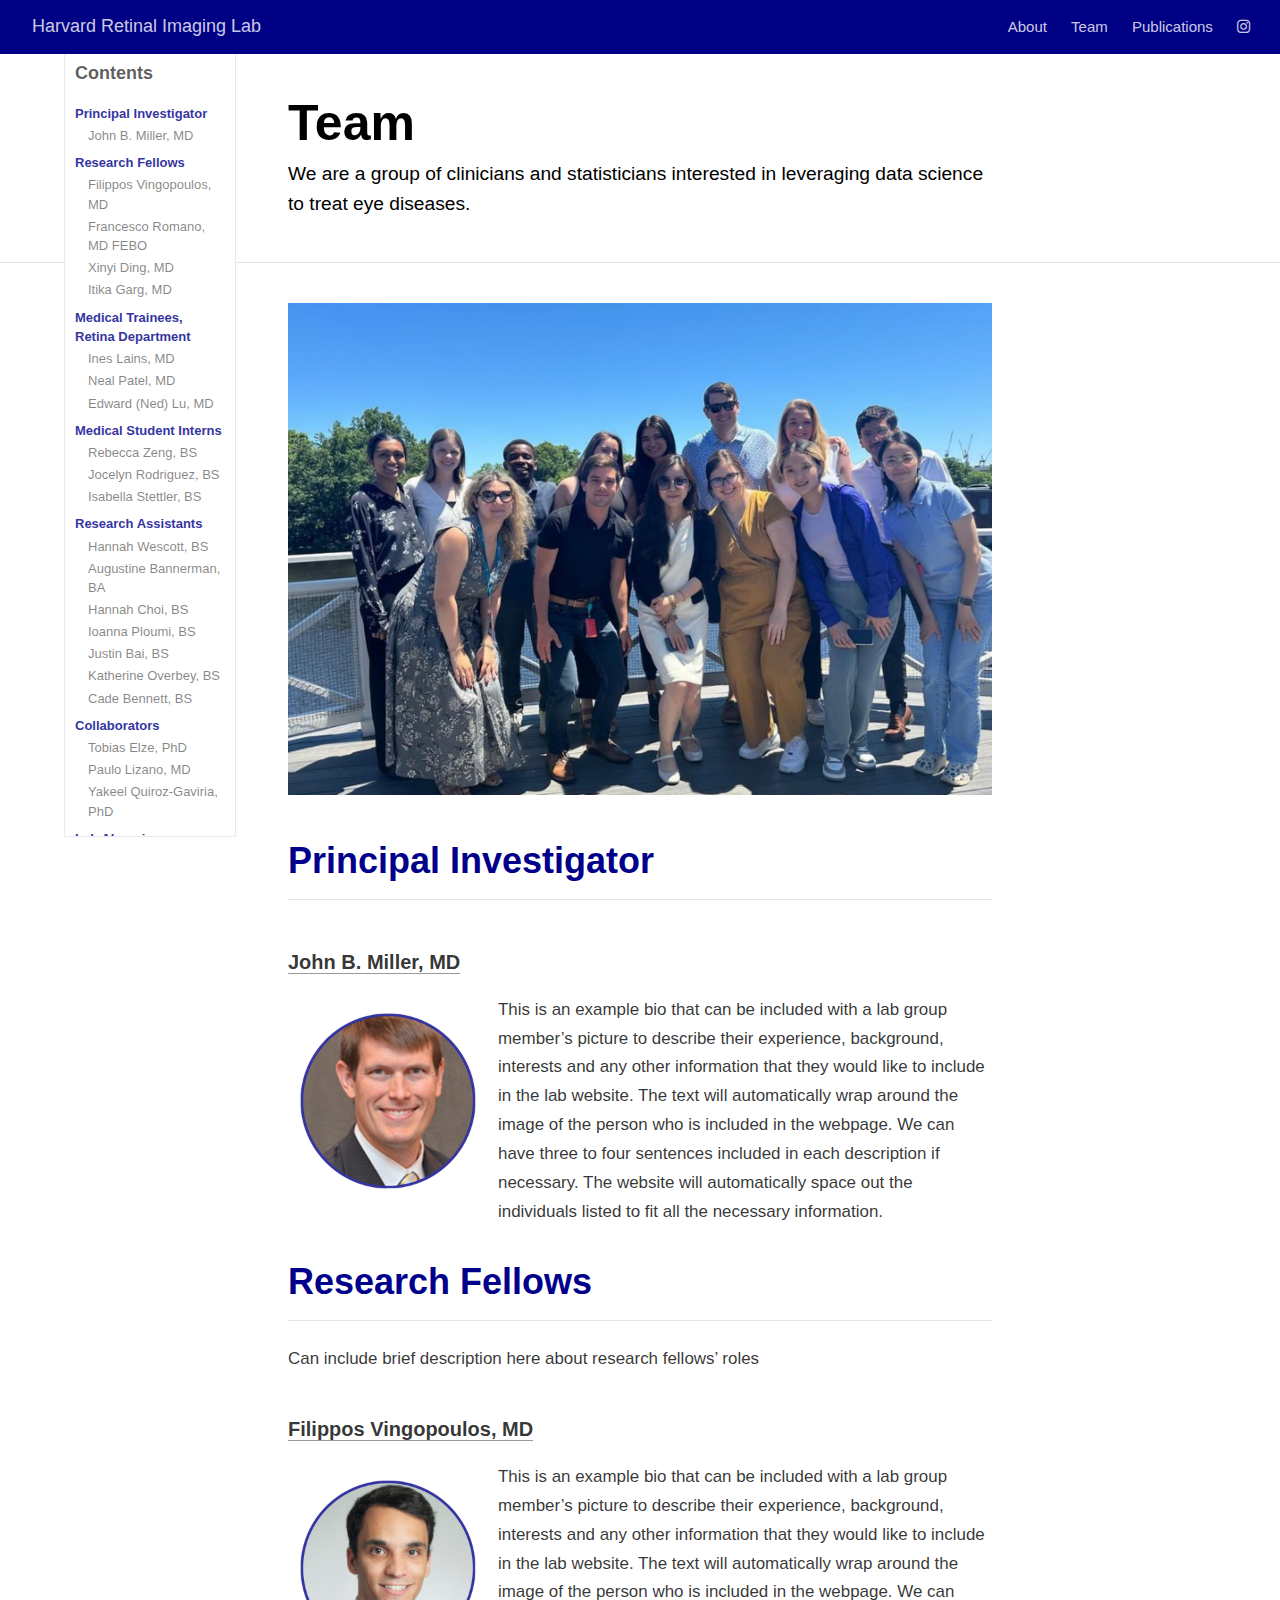
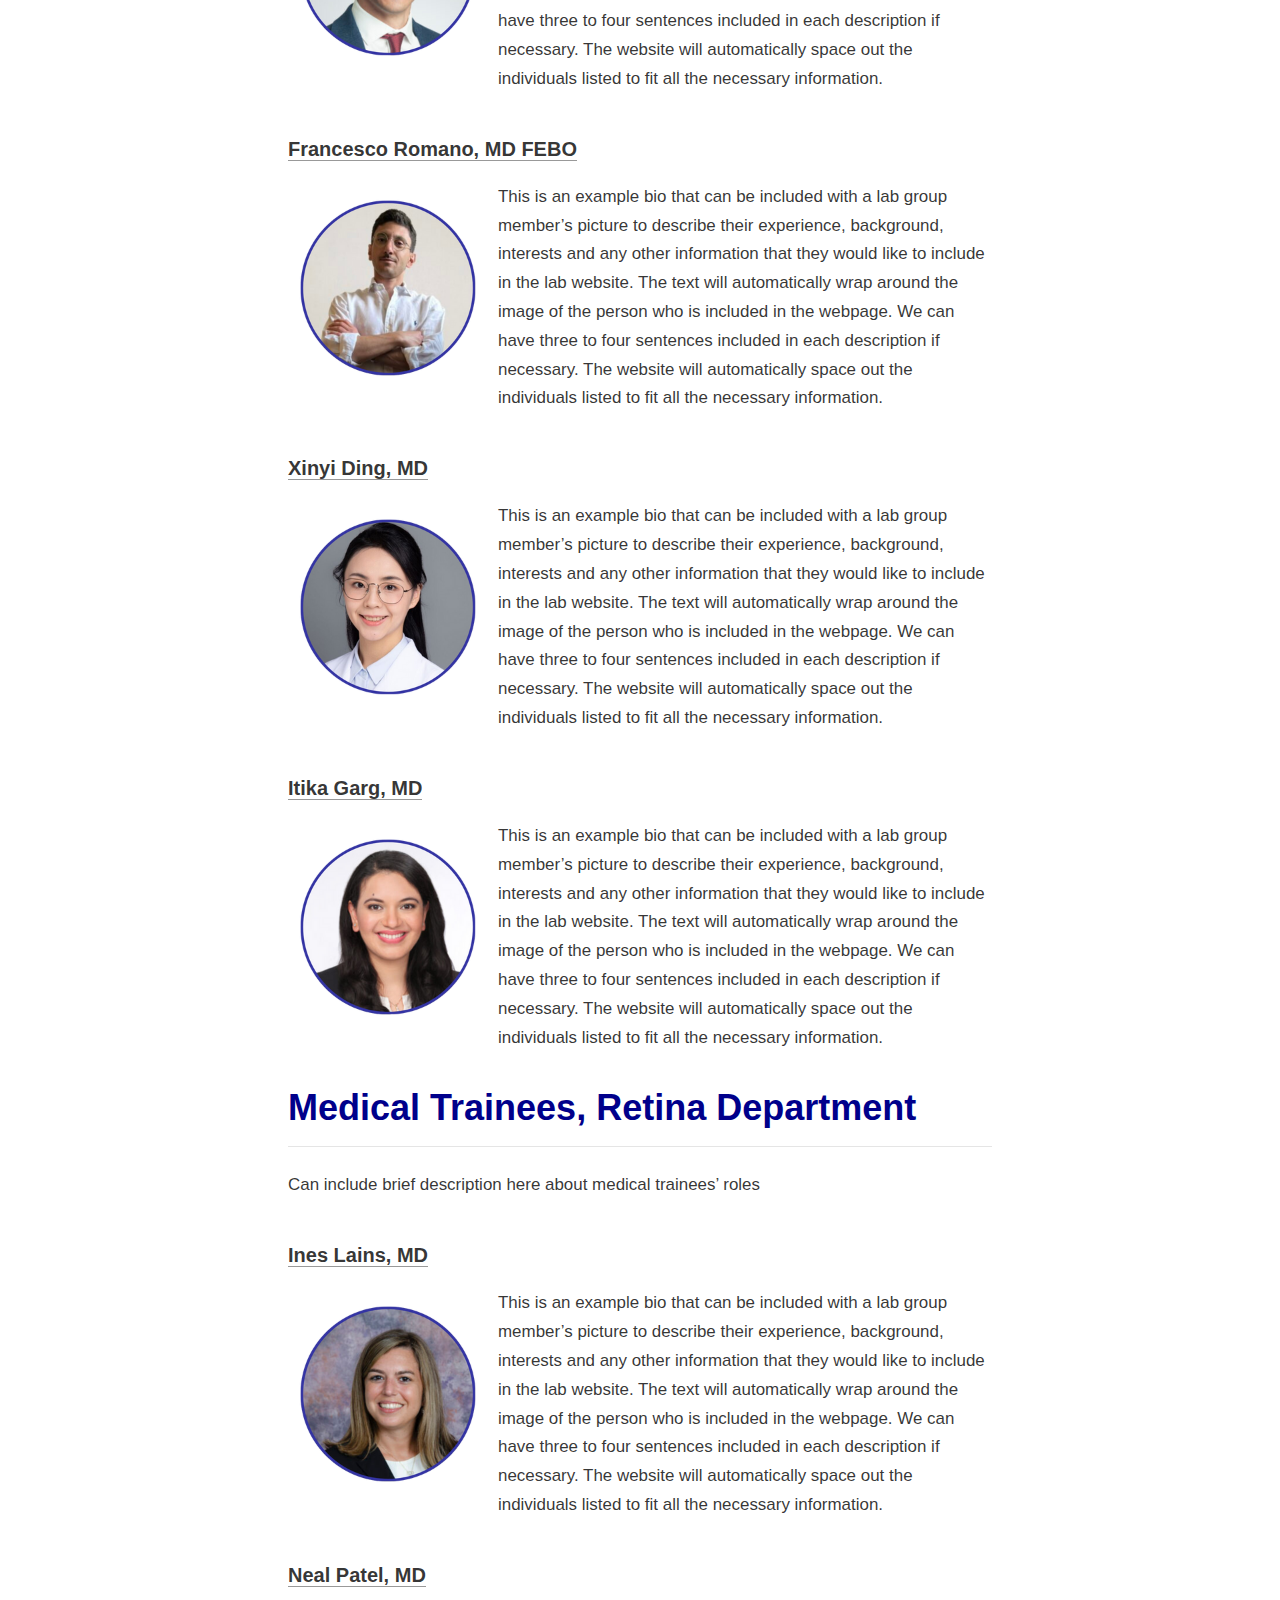
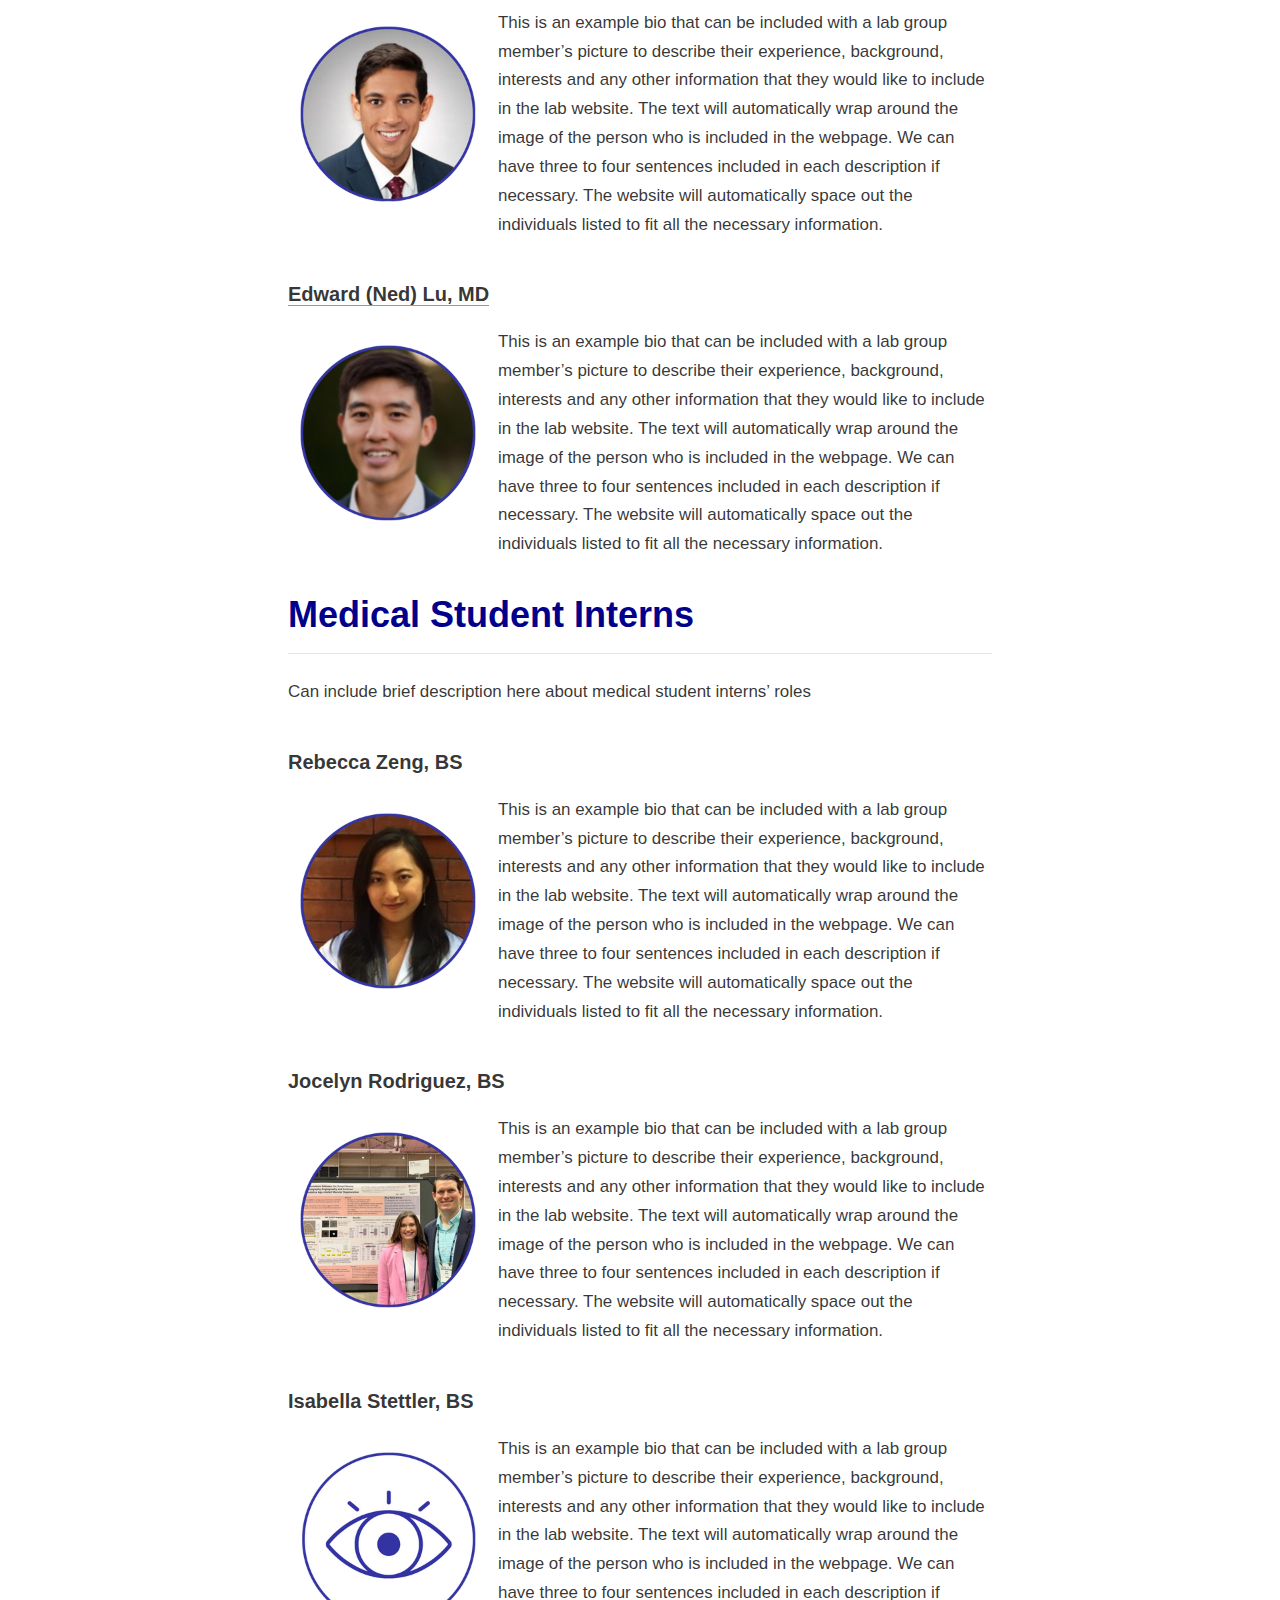
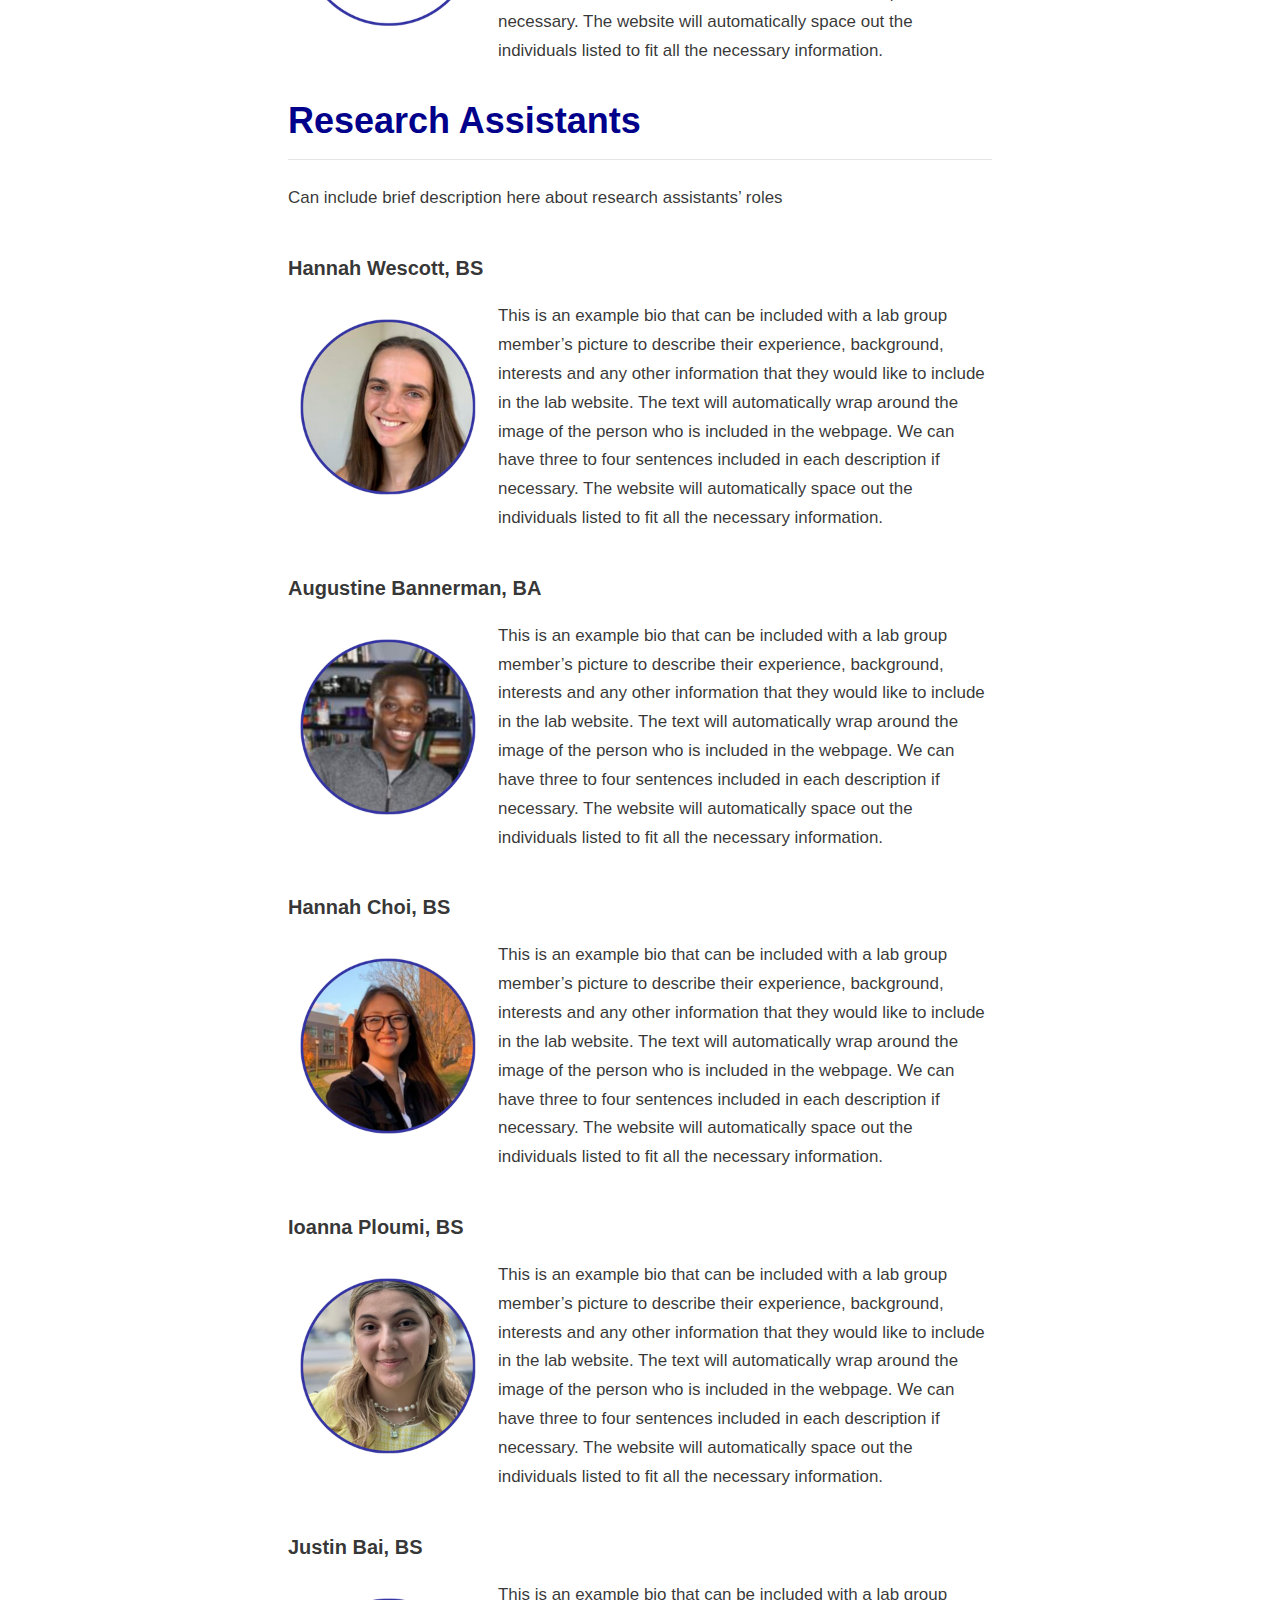
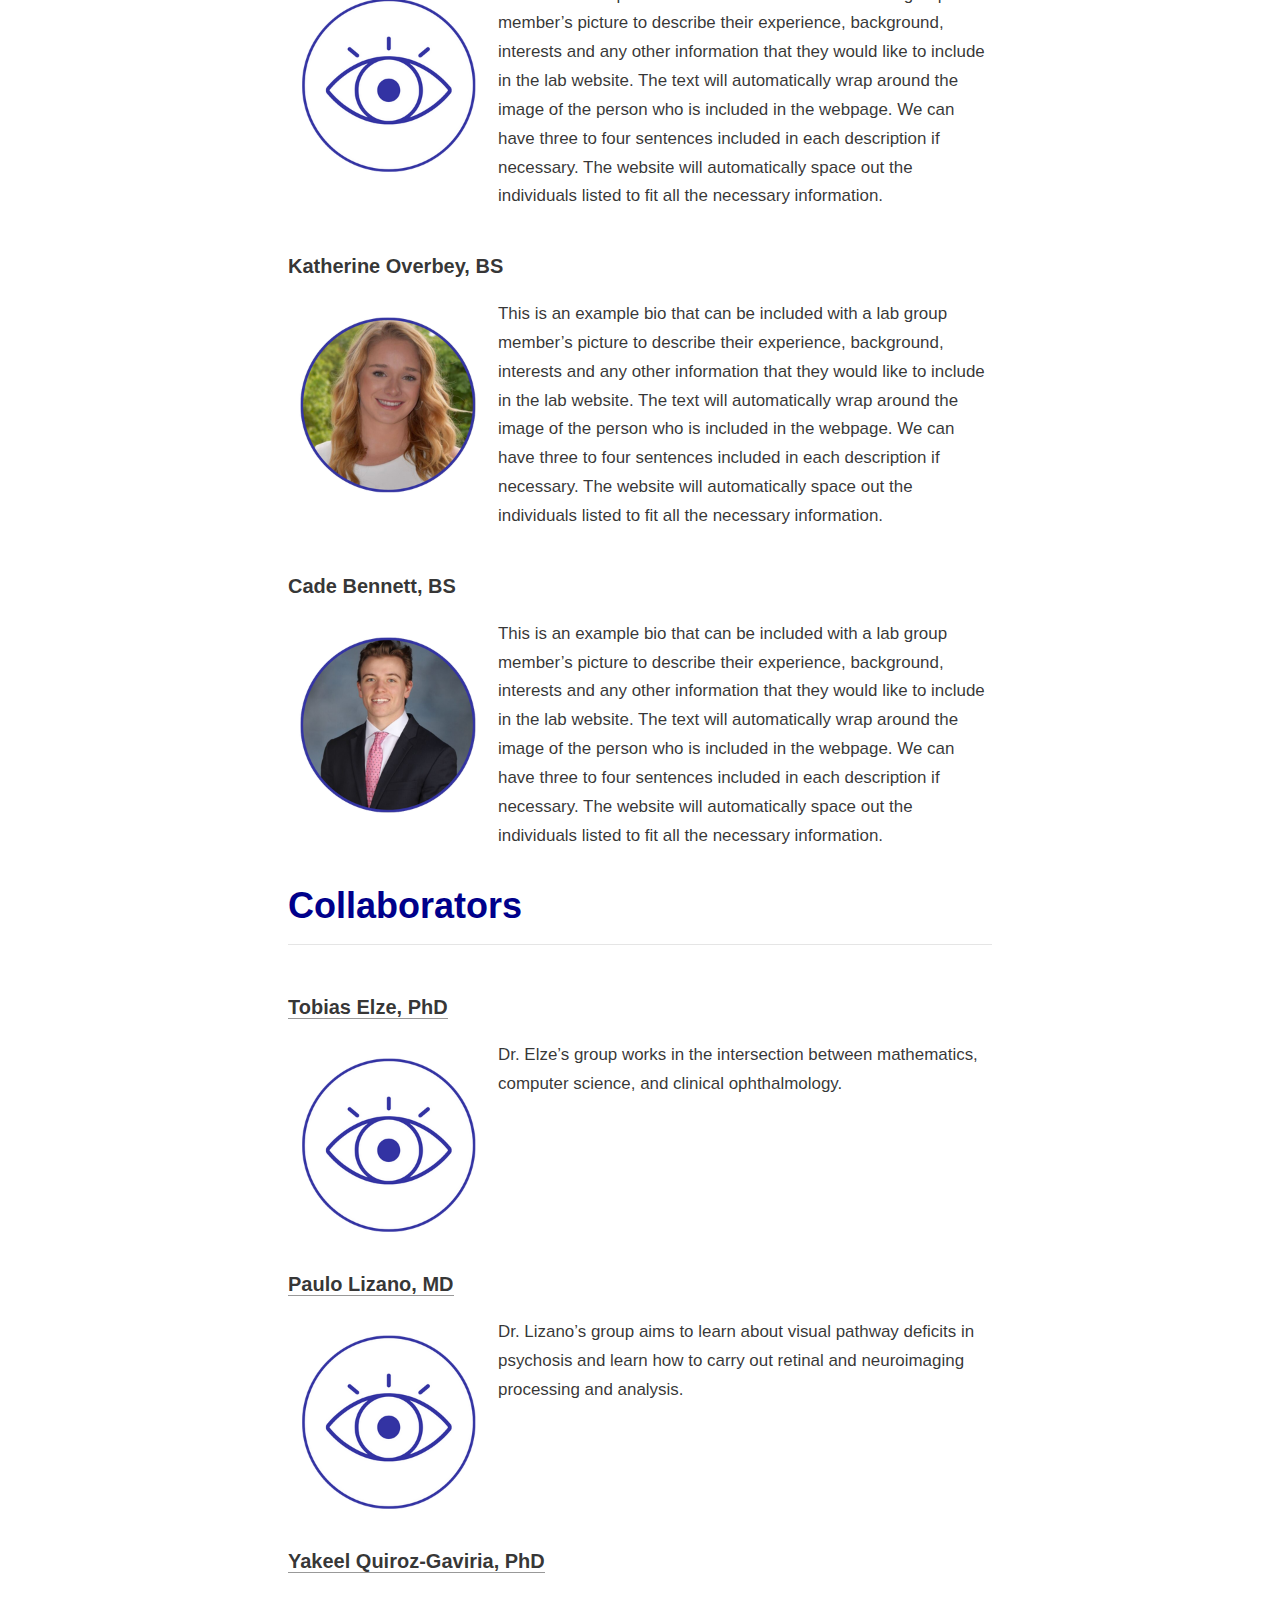
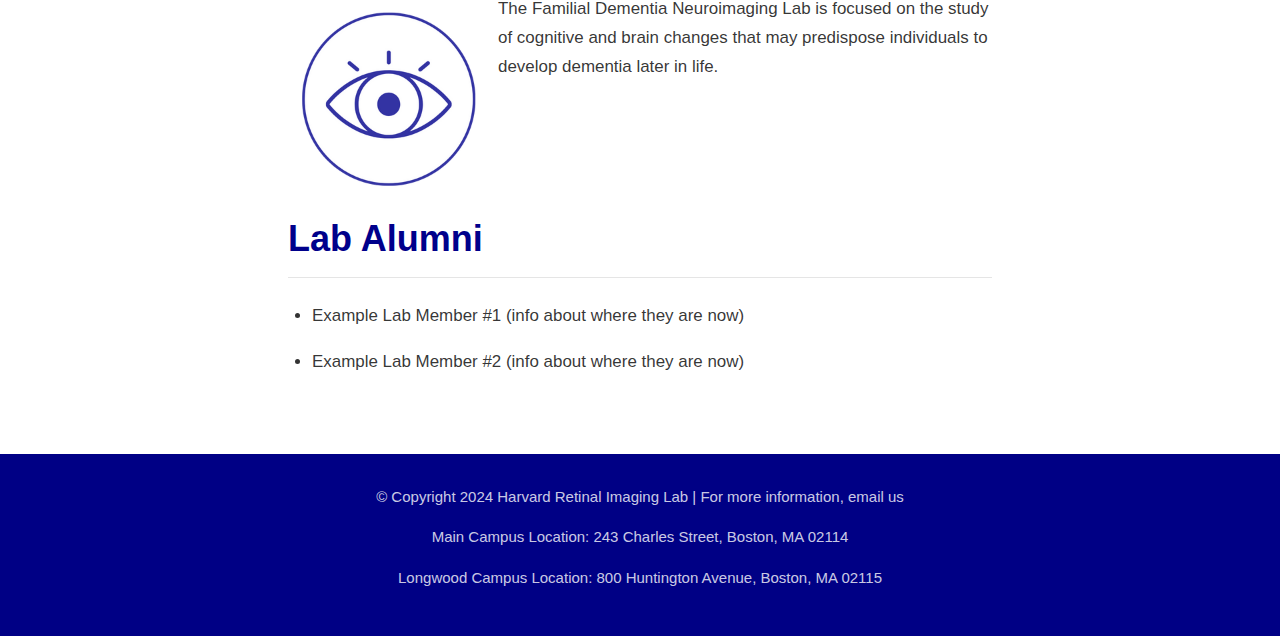
<file: docs/team.html>
<!DOCTYPE html>

<html xmlns="http://www.w3.org/1999/xhtml" lang="" xml:lang="">

<head>
  <meta charset="utf-8"/>
  <meta name="viewport" content="width=device-width, initial-scale=1"/>
  <meta http-equiv="X-UA-Compatible" content="IE=Edge,chrome=1"/>
  <meta name="generator" content="distill" />

  <style type="text/css">
  /* Hide doc at startup (prevent jankiness while JS renders/transforms) */
  body {
    visibility: hidden;
  }
  </style>

 <!--radix_placeholder_import_source-->
 <!--/radix_placeholder_import_source-->

<style type="text/css">code{white-space: pre;}</style>
<style type="text/css" data-origin="pandoc">
pre > code.sourceCode { white-space: pre; position: relative; }
pre > code.sourceCode > span { line-height: 1.25; }
pre > code.sourceCode > span:empty { height: 1.2em; }
.sourceCode { overflow: visible; }
code.sourceCode > span { color: inherit; text-decoration: inherit; }
div.sourceCode { margin: 1em 0; }
pre.sourceCode { margin: 0; }
@media screen {
div.sourceCode { overflow: auto; }
}
@media print {
pre > code.sourceCode { white-space: pre-wrap; }
pre > code.sourceCode > span { text-indent: -5em; padding-left: 5em; }
}
pre.numberSource code
  { counter-reset: source-line 0; }
pre.numberSource code > span
  { position: relative; left: -4em; counter-increment: source-line; }
pre.numberSource code > span > a:first-child::before
  { content: counter(source-line);
    position: relative; left: -1em; text-align: right; vertical-align: baseline;
    border: none; display: inline-block;
    -webkit-touch-callout: none; -webkit-user-select: none;
    -khtml-user-select: none; -moz-user-select: none;
    -ms-user-select: none; user-select: none;
    padding: 0 4px; width: 4em;
    color: #aaaaaa;
  }
pre.numberSource { margin-left: 3em; border-left: 1px solid #aaaaaa;  padding-left: 4px; }
div.sourceCode
  { color: #00769e; background-color: #f1f3f5; }
@media screen {
pre > code.sourceCode > span > a:first-child::before { text-decoration: underline; }
}
code span { color: #00769e; } /* Normal */
code span.al { color: #ad0000; } /* Alert */
code span.an { color: #5e5e5e; } /* Annotation */
code span.at { color: #657422; } /* Attribute */
code span.bn { color: #ad0000; } /* BaseN */
code span.bu { } /* BuiltIn */
code span.cf { color: #00769e; } /* ControlFlow */
code span.ch { color: #20794d; } /* Char */
code span.cn { color: #8f5902; } /* Constant */
code span.co { color: #5e5e5e; } /* Comment */
code span.cv { color: #5e5e5e; font-style: italic; } /* CommentVar */
code span.do { color: #5e5e5e; font-style: italic; } /* Documentation */
code span.dt { color: #ad0000; } /* DataType */
code span.dv { color: #ad0000; } /* DecVal */
code span.er { color: #ad0000; } /* Error */
code span.ex { } /* Extension */
code span.fl { color: #ad0000; } /* Float */
code span.fu { color: #4758ab; } /* Function */
code span.im { } /* Import */
code span.in { color: #5e5e5e; } /* Information */
code span.kw { color: #00769e; } /* Keyword */
code span.op { color: #5e5e5e; } /* Operator */
code span.ot { color: #00769e; } /* Other */
code span.pp { color: #ad0000; } /* Preprocessor */
code span.sc { color: #5e5e5e; } /* SpecialChar */
code span.ss { color: #20794d; } /* SpecialString */
code span.st { color: #20794d; } /* String */
code span.va { color: #111111; } /* Variable */
code span.vs { color: #20794d; } /* VerbatimString */
code span.wa { color: #5e5e5e; font-style: italic; } /* Warning */
</style>


  <!--radix_placeholder_meta_tags-->
  <title>Harvard Retinal Imaging Lab: Team</title>

  <meta property="description" itemprop="description" content="We are a group of clinicians and statisticians interested in leveraging data science to treat eye diseases."/>



  <!--  https://developers.facebook.com/docs/sharing/webmasters#markup -->
  <meta property="og:title" content="Harvard Retinal Imaging Lab: Team"/>
  <meta property="og:type" content="article"/>
  <meta property="og:description" content="We are a group of clinicians and statisticians interested in leveraging data science to treat eye diseases."/>
  <meta property="og:locale" content="en_US"/>
  <meta property="og:site_name" content="Harvard Retinal Imaging Lab"/>

  <!--  https://dev.twitter.com/cards/types/summary -->
  <meta property="twitter:card" content="summary"/>
  <meta property="twitter:title" content="Harvard Retinal Imaging Lab: Team"/>
  <meta property="twitter:description" content="We are a group of clinicians and statisticians interested in leveraging data science to treat eye diseases."/>

  <!--/radix_placeholder_meta_tags-->
  <!--radix_placeholder_rmarkdown_metadata-->

  <script type="text/json" id="radix-rmarkdown-metadata">
  {"type":"list","attributes":{"names":{"type":"character","attributes":{},"value":["title","description","editor_options","output"]}},"value":[{"type":"character","attributes":{},"value":["Team"]},{"type":"character","attributes":{},"value":["We are a group of clinicians and statisticians interested in leveraging data science to treat eye diseases."]},{"type":"list","attributes":{"names":{"type":"character","attributes":{},"value":["chunk_output_type"]}},"value":[{"type":"character","attributes":{},"value":["console"]}]},{"type":"list","attributes":{"names":{"type":"character","attributes":{},"value":["distill::distill_article"]}},"value":[{"type":"list","attributes":{"names":{"type":"character","attributes":{},"value":["toc","toc_depth","theme"]}},"value":[{"type":"logical","attributes":{},"value":[true]},{"type":"integer","attributes":{},"value":[3]},{"type":"character","attributes":{},"value":["theme.css"]}]}]}]}
  </script>
  <!--/radix_placeholder_rmarkdown_metadata-->
  <!--radix_placeholder_navigation_in_header-->
  <meta name="distill:offset" content=""/>

  <script type="application/javascript">

    window.headroom_prevent_pin = false;

    window.document.addEventListener("DOMContentLoaded", function (event) {

      // initialize headroom for banner
      var header = $('header').get(0);
      var headerHeight = header.offsetHeight;
      var headroom = new Headroom(header, {
        tolerance: 5,
        onPin : function() {
          if (window.headroom_prevent_pin) {
            window.headroom_prevent_pin = false;
            headroom.unpin();
          }
        }
      });
      headroom.init();
      if(window.location.hash)
        headroom.unpin();
      $(header).addClass('headroom--transition');

      // offset scroll location for banner on hash change
      // (see: https://github.com/WickyNilliams/headroom.js/issues/38)
      window.addEventListener("hashchange", function(event) {
        window.scrollTo(0, window.pageYOffset - (headerHeight + 25));
      });

      // responsive menu
      $('.distill-site-header').each(function(i, val) {
        var topnav = $(this);
        var toggle = topnav.find('.nav-toggle');
        toggle.on('click', function() {
          topnav.toggleClass('responsive');
        });
      });

      // nav dropdowns
      $('.nav-dropbtn').click(function(e) {
        $(this).next('.nav-dropdown-content').toggleClass('nav-dropdown-active');
        $(this).parent().siblings('.nav-dropdown')
           .children('.nav-dropdown-content').removeClass('nav-dropdown-active');
      });
      $("body").click(function(e){
        $('.nav-dropdown-content').removeClass('nav-dropdown-active');
      });
      $(".nav-dropdown").click(function(e){
        e.stopPropagation();
      });
    });
  </script>

  <style type="text/css">

  /* Theme (user-documented overrideables for nav appearance) */

  .distill-site-nav {
    color: rgba(255, 255, 255, 0.8);
    background-color: #0F2E3D;
    font-size: 15px;
    font-weight: 300;
  }

  .distill-site-nav a {
    color: inherit;
    text-decoration: none;
  }

  .distill-site-nav a:hover {
    color: white;
  }

  @media print {
    .distill-site-nav {
      display: none;
    }
  }

  .distill-site-header {

  }

  .distill-site-footer {

  }


  /* Site Header */

  .distill-site-header {
    width: 100%;
    box-sizing: border-box;
    z-index: 3;
  }

  .distill-site-header .nav-left {
    display: inline-block;
    margin-left: 8px;
  }

  @media screen and (max-width: 768px) {
    .distill-site-header .nav-left {
      margin-left: 0;
    }
  }


  .distill-site-header .nav-right {
    float: right;
    margin-right: 8px;
  }

  .distill-site-header a,
  .distill-site-header .title {
    display: inline-block;
    text-align: center;
    padding: 14px 10px 14px 10px;
  }

  .distill-site-header .title {
    font-size: 18px;
    min-width: 150px;
  }

  .distill-site-header .logo {
    padding: 0;
  }

  .distill-site-header .logo img {
    display: none;
    max-height: 20px;
    width: auto;
    margin-bottom: -4px;
  }

  .distill-site-header .nav-image img {
    max-height: 18px;
    width: auto;
    display: inline-block;
    margin-bottom: -3px;
  }



  @media screen and (min-width: 1000px) {
    .distill-site-header .logo img {
      display: inline-block;
    }
    .distill-site-header .nav-left {
      margin-left: 20px;
    }
    .distill-site-header .nav-right {
      margin-right: 20px;
    }
    .distill-site-header .title {
      padding-left: 12px;
    }
  }


  .distill-site-header .nav-toggle {
    display: none;
  }

  .nav-dropdown {
    display: inline-block;
    position: relative;
  }

  .nav-dropdown .nav-dropbtn {
    border: none;
    outline: none;
    color: rgba(255, 255, 255, 0.8);
    padding: 16px 10px;
    background-color: transparent;
    font-family: inherit;
    font-size: inherit;
    font-weight: inherit;
    margin: 0;
    margin-top: 1px;
    z-index: 2;
  }

  .nav-dropdown-content {
    display: none;
    position: absolute;
    background-color: white;
    min-width: 200px;
    border: 1px solid rgba(0,0,0,0.15);
    border-radius: 4px;
    box-shadow: 0px 8px 16px 0px rgba(0,0,0,0.1);
    z-index: 1;
    margin-top: 2px;
    white-space: nowrap;
    padding-top: 4px;
    padding-bottom: 4px;
  }

  .nav-dropdown-content hr {
    margin-top: 4px;
    margin-bottom: 4px;
    border: none;
    border-bottom: 1px solid rgba(0, 0, 0, 0.1);
  }

  .nav-dropdown-active {
    display: block;
  }

  .nav-dropdown-content a, .nav-dropdown-content .nav-dropdown-header {
    color: black;
    padding: 6px 24px;
    text-decoration: none;
    display: block;
    text-align: left;
  }

  .nav-dropdown-content .nav-dropdown-header {
    display: block;
    padding: 5px 24px;
    padding-bottom: 0;
    text-transform: uppercase;
    font-size: 14px;
    color: #999999;
    white-space: nowrap;
  }

  .nav-dropdown:hover .nav-dropbtn {
    color: white;
  }

  .nav-dropdown-content a:hover {
    background-color: #ddd;
    color: black;
  }

  .nav-right .nav-dropdown-content {
    margin-left: -45%;
    right: 0;
  }

  @media screen and (max-width: 768px) {
    .distill-site-header a, .distill-site-header .nav-dropdown  {display: none;}
    .distill-site-header a.nav-toggle {
      float: right;
      display: block;
    }
    .distill-site-header .title {
      margin-left: 0;
    }
    .distill-site-header .nav-right {
      margin-right: 0;
    }
    .distill-site-header {
      overflow: hidden;
    }
    .nav-right .nav-dropdown-content {
      margin-left: 0;
    }
  }


  @media screen and (max-width: 768px) {
    .distill-site-header.responsive {position: relative; min-height: 500px; }
    .distill-site-header.responsive a.nav-toggle {
      position: absolute;
      right: 0;
      top: 0;
    }
    .distill-site-header.responsive a,
    .distill-site-header.responsive .nav-dropdown {
      display: block;
      text-align: left;
    }
    .distill-site-header.responsive .nav-left,
    .distill-site-header.responsive .nav-right {
      width: 100%;
    }
    .distill-site-header.responsive .nav-dropdown {float: none;}
    .distill-site-header.responsive .nav-dropdown-content {position: relative;}
    .distill-site-header.responsive .nav-dropdown .nav-dropbtn {
      display: block;
      width: 100%;
      text-align: left;
    }
  }

  /* Site Footer */

  .distill-site-footer {
    width: 100%;
    overflow: hidden;
    box-sizing: border-box;
    z-index: 3;
    margin-top: 30px;
    padding-top: 30px;
    padding-bottom: 30px;
    text-align: center;
  }

  /* Headroom */

  d-title {
    padding-top: 6rem;
  }

  @media print {
    d-title {
      padding-top: 4rem;
    }
  }

  .headroom {
    z-index: 1000;
    position: fixed;
    top: 0;
    left: 0;
    right: 0;
  }

  .headroom--transition {
    transition: all .4s ease-in-out;
  }

  .headroom--unpinned {
    top: -100px;
  }

  .headroom--pinned {
    top: 0;
  }

  /* adjust viewport for navbar height */
  /* helps vertically center bootstrap (non-distill) content */
  .min-vh-100 {
    min-height: calc(100vh - 100px) !important;
  }

  </style>

  <script src="site_libs/jquery-3.6.0/jquery-3.6.0.min.js"></script>
  <link href="site_libs/font-awesome-6.4.2/css/all.min.css" rel="stylesheet"/>
  <link href="site_libs/font-awesome-6.4.2/css/v4-shims.min.css" rel="stylesheet"/>
  <script src="site_libs/headroom-0.9.4/headroom.min.js"></script>
  <script src="site_libs/autocomplete-0.37.1/autocomplete.min.js"></script>
  <script src="site_libs/fuse-6.4.1/fuse.min.js"></script>

  <script type="application/javascript">

  function getMeta(metaName) {
    var metas = document.getElementsByTagName('meta');
    for (let i = 0; i < metas.length; i++) {
      if (metas[i].getAttribute('name') === metaName) {
        return metas[i].getAttribute('content');
      }
    }
    return '';
  }

  function offsetURL(url) {
    var offset = getMeta('distill:offset');
    return offset ? offset + '/' + url : url;
  }

  function createFuseIndex() {

    // create fuse index
    var options = {
      keys: [
        { name: 'title', weight: 20 },
        { name: 'categories', weight: 15 },
        { name: 'description', weight: 10 },
        { name: 'contents', weight: 5 },
      ],
      ignoreLocation: true,
      threshold: 0
    };
    var fuse = new window.Fuse([], options);

    // fetch the main search.json
    return fetch(offsetURL('search.json'))
      .then(function(response) {
        if (response.status == 200) {
          return response.json().then(function(json) {
            // index main articles
            json.articles.forEach(function(article) {
              fuse.add(article);
            });
            // download collections and index their articles
            return Promise.all(json.collections.map(function(collection) {
              return fetch(offsetURL(collection)).then(function(response) {
                if (response.status === 200) {
                  return response.json().then(function(articles) {
                    articles.forEach(function(article) {
                      fuse.add(article);
                    });
                  })
                } else {
                  return Promise.reject(
                    new Error('Unexpected status from search index request: ' +
                              response.status)
                  );
                }
              });
            })).then(function() {
              return fuse;
            });
          });

        } else {
          return Promise.reject(
            new Error('Unexpected status from search index request: ' +
                        response.status)
          );
        }
      });
  }

  window.document.addEventListener("DOMContentLoaded", function (event) {

    // get search element (bail if we don't have one)
    var searchEl = window.document.getElementById('distill-search');
    if (!searchEl)
      return;

    createFuseIndex()
      .then(function(fuse) {

        // make search box visible
        searchEl.classList.remove('hidden');

        // initialize autocomplete
        var options = {
          autoselect: true,
          hint: false,
          minLength: 2,
        };
        window.autocomplete(searchEl, options, [{
          source: function(query, callback) {
            const searchOptions = {
              isCaseSensitive: false,
              shouldSort: true,
              minMatchCharLength: 2,
              limit: 10,
            };
            var results = fuse.search(query, searchOptions);
            callback(results
              .map(function(result) { return result.item; })
            );
          },
          templates: {
            suggestion: function(suggestion) {
              var img = suggestion.preview && Object.keys(suggestion.preview).length > 0
                ? `<img src="${offsetURL(suggestion.preview)}"</img>`
                : '';
              var html = `
                <div class="search-item">
                  <h3>${suggestion.title}</h3>
                  <div class="search-item-description">
                    ${suggestion.description || ''}
                  </div>
                  <div class="search-item-preview">
                    ${img}
                  </div>
                </div>
              `;
              return html;
            }
          }
        }]).on('autocomplete:selected', function(event, suggestion) {
          window.location.href = offsetURL(suggestion.path);
        });
        // remove inline display style on autocompleter (we want to
        // manage responsive display via css)
        $('.algolia-autocomplete').css("display", "");
      })
      .catch(function(error) {
        console.log(error);
      });

  });

  </script>

  <style type="text/css">

  .nav-search {
    font-size: x-small;
  }

  /* Algolioa Autocomplete */

  .algolia-autocomplete {
    display: inline-block;
    margin-left: 10px;
    vertical-align: sub;
    background-color: white;
    color: black;
    padding: 6px;
    padding-top: 8px;
    padding-bottom: 0;
    border-radius: 6px;
    border: 1px #0F2E3D solid;
    width: 180px;
  }


  @media screen and (max-width: 768px) {
    .distill-site-nav .algolia-autocomplete {
      display: none;
      visibility: hidden;
    }
    .distill-site-nav.responsive .algolia-autocomplete {
      display: inline-block;
      visibility: visible;
    }
    .distill-site-nav.responsive .algolia-autocomplete .aa-dropdown-menu {
      margin-left: 0;
      width: 400px;
      max-height: 400px;
    }
  }

  .algolia-autocomplete .aa-input, .algolia-autocomplete .aa-hint {
    width: 90%;
    outline: none;
    border: none;
  }

  .algolia-autocomplete .aa-hint {
    color: #999;
  }
  .algolia-autocomplete .aa-dropdown-menu {
    width: 550px;
    max-height: 70vh;
    overflow-x: visible;
    overflow-y: scroll;
    padding: 5px;
    margin-top: 3px;
    margin-left: -150px;
    background-color: #fff;
    border-radius: 5px;
    border: 1px solid #999;
    border-top: none;
  }

  .algolia-autocomplete .aa-dropdown-menu .aa-suggestion {
    cursor: pointer;
    padding: 5px 4px;
    border-bottom: 1px solid #eee;
  }

  .algolia-autocomplete .aa-dropdown-menu .aa-suggestion:last-of-type {
    border-bottom: none;
    margin-bottom: 2px;
  }

  .algolia-autocomplete .aa-dropdown-menu .aa-suggestion .search-item {
    overflow: hidden;
    font-size: 0.8em;
    line-height: 1.4em;
  }

  .algolia-autocomplete .aa-dropdown-menu .aa-suggestion .search-item h3 {
    font-size: 1rem;
    margin-block-start: 0;
    margin-block-end: 5px;
  }

  .algolia-autocomplete .aa-dropdown-menu .aa-suggestion .search-item-description {
    display: inline-block;
    overflow: hidden;
    height: 2.8em;
    width: 80%;
    margin-right: 4%;
  }

  .algolia-autocomplete .aa-dropdown-menu .aa-suggestion .search-item-preview {
    display: inline-block;
    width: 15%;
  }

  .algolia-autocomplete .aa-dropdown-menu .aa-suggestion .search-item-preview img {
    height: 3em;
    width: auto;
    display: none;
  }

  .algolia-autocomplete .aa-dropdown-menu .aa-suggestion .search-item-preview img[src] {
    display: initial;
  }

  .algolia-autocomplete .aa-dropdown-menu .aa-suggestion.aa-cursor {
    background-color: #eee;
  }
  .algolia-autocomplete .aa-dropdown-menu .aa-suggestion em {
    font-weight: bold;
    font-style: normal;
  }

  </style>


  <!--/radix_placeholder_navigation_in_header-->
  <!--radix_placeholder_distill-->

  <style type="text/css">

  body {
    background-color: white;
  }

  .pandoc-table {
    width: 100%;
  }

  .pandoc-table>caption {
    margin-bottom: 10px;
  }

  .pandoc-table th:not([align]) {
    text-align: left;
  }

  .pagedtable-footer {
    font-size: 15px;
  }

  d-byline .byline {
    grid-template-columns: 2fr 2fr;
  }

  d-byline .byline h3 {
    margin-block-start: 1.5em;
  }

  d-byline .byline .authors-affiliations h3 {
    margin-block-start: 0.5em;
  }

  .authors-affiliations .orcid-id {
    width: 16px;
    height:16px;
    margin-left: 4px;
    margin-right: 4px;
    vertical-align: middle;
    padding-bottom: 2px;
  }

  d-title .dt-tags {
    margin-top: 1em;
    grid-column: text;
  }

  .dt-tags .dt-tag {
    text-decoration: none;
    display: inline-block;
    color: rgba(0,0,0,0.6);
    padding: 0em 0.4em;
    margin-right: 0.5em;
    margin-bottom: 0.4em;
    font-size: 70%;
    border: 1px solid rgba(0,0,0,0.2);
    border-radius: 3px;
    text-transform: uppercase;
    font-weight: 500;
  }

  d-article table.gt_table td,
  d-article table.gt_table th {
    border-bottom: none;
    font-size: 100%;
  }

  .html-widget {
    margin-bottom: 2.0em;
  }

  .l-screen-inset {
    padding-right: 16px;
  }

  .l-screen .caption {
    margin-left: 10px;
  }

  .shaded {
    background: rgb(247, 247, 247);
    padding-top: 20px;
    padding-bottom: 20px;
    border-top: 1px solid rgba(0, 0, 0, 0.1);
    border-bottom: 1px solid rgba(0, 0, 0, 0.1);
  }

  .shaded .html-widget {
    margin-bottom: 0;
    border: 1px solid rgba(0, 0, 0, 0.1);
  }

  .shaded .shaded-content {
    background: white;
  }

  .text-output {
    margin-top: 0;
    line-height: 1.5em;
  }

  .hidden {
    display: none !important;
  }

  hr.section-separator {
    border: none;
    border-top: 1px solid rgba(0, 0, 0, 0.1);
    margin: 0px;
  }


  d-byline {
    border-top: none;
  }

  d-article {
    padding-top: 2.5rem;
    padding-bottom: 30px;
    border-top: none;
  }

  d-appendix {
    padding-top: 30px;
  }

  d-article>p>img {
    width: 100%;
  }

  d-article h2 {
    margin: 1rem 0 1.5rem 0;
  }

  d-article h3 {
    margin-top: 1.5rem;
  }

  d-article iframe {
    border: 1px solid rgba(0, 0, 0, 0.1);
    margin-bottom: 2.0em;
    width: 100%;
  }

  /* Tweak code blocks */

  d-article div.sourceCode code,
  d-article pre code {
    font-family: Consolas, Monaco, 'Andale Mono', 'Ubuntu Mono', monospace;
  }

  d-article pre,
  d-article div.sourceCode,
  d-article div.sourceCode pre {
    overflow: auto;
  }

  d-article div.sourceCode {
    background-color: white;
  }

  d-article div.sourceCode pre {
    padding-left: 10px;
    font-size: 12px;
    border-left: 2px solid rgba(0,0,0,0.1);
  }

  d-article pre {
    font-size: 12px;
    color: black;
    background: none;
    margin-top: 0;
    text-align: left;
    white-space: pre;
    word-spacing: normal;
    word-break: normal;
    word-wrap: normal;
    line-height: 1.5;

    -moz-tab-size: 4;
    -o-tab-size: 4;
    tab-size: 4;

    -webkit-hyphens: none;
    -moz-hyphens: none;
    -ms-hyphens: none;
    hyphens: none;
  }

  d-article pre a {
    border-bottom: none;
  }

  d-article pre a:hover {
    border-bottom: none;
    text-decoration: underline;
  }

  d-article details {
    grid-column: text;
    margin-bottom: 0.8em;
  }

  @media(min-width: 768px) {

  d-article pre,
  d-article div.sourceCode,
  d-article div.sourceCode pre {
    overflow: visible !important;
  }

  d-article div.sourceCode pre {
    padding-left: 18px;
    font-size: 14px;
  }

  /* tweak for Pandoc numbered line within distill */
  d-article pre.numberSource code > span {
      left: -2em;
  }

  d-article pre {
    font-size: 14px;
  }

  }

  figure img.external {
    background: white;
    border: 1px solid rgba(0, 0, 0, 0.1);
    box-shadow: 0 1px 8px rgba(0, 0, 0, 0.1);
    padding: 18px;
    box-sizing: border-box;
  }

  /* CSS for d-contents */

  .d-contents {
    grid-column: text;
    color: rgba(0,0,0,0.8);
    font-size: 0.9em;
    padding-bottom: 1em;
    margin-bottom: 1em;
    padding-bottom: 0.5em;
    margin-bottom: 1em;
    padding-left: 0.25em;
    justify-self: start;
  }

  @media(min-width: 1000px) {
    .d-contents.d-contents-float {
      height: 0;
      grid-column-start: 1;
      grid-column-end: 4;
      justify-self: center;
      padding-right: 3em;
      padding-left: 2em;
    }
  }

  .d-contents nav h3 {
    font-size: 18px;
    margin-top: 0;
    margin-bottom: 1em;
  }

  .d-contents li {
    list-style-type: none
  }

  .d-contents nav > ul {
    padding-left: 0;
  }

  .d-contents ul {
    padding-left: 1em
  }

  .d-contents nav ul li {
    margin-top: 0.6em;
    margin-bottom: 0.2em;
  }

  .d-contents nav a {
    font-size: 13px;
    border-bottom: none;
    text-decoration: none
    color: rgba(0, 0, 0, 0.8);
  }

  .d-contents nav a:hover {
    text-decoration: underline solid rgba(0, 0, 0, 0.6)
  }

  .d-contents nav > ul > li > a {
    font-weight: 600;
  }

  .d-contents nav > ul > li > ul {
    font-weight: inherit;
  }

  .d-contents nav > ul > li > ul > li {
    margin-top: 0.2em;
  }


  .d-contents nav ul {
    margin-top: 0;
    margin-bottom: 0.25em;
  }

  .d-article-with-toc h2:nth-child(2) {
    margin-top: 0;
  }


  /* Figure */

  .figure {
    position: relative;
    margin-bottom: 2.5em;
    margin-top: 1.5em;
  }

  .figure .caption {
    color: rgba(0, 0, 0, 0.6);
    font-size: 12px;
    line-height: 1.5em;
  }

  .figure img.external {
    background: white;
    border: 1px solid rgba(0, 0, 0, 0.1);
    box-shadow: 0 1px 8px rgba(0, 0, 0, 0.1);
    padding: 18px;
    box-sizing: border-box;
  }

  .figure .caption a {
    color: rgba(0, 0, 0, 0.6);
  }

  .figure .caption b,
  .figure .caption strong, {
    font-weight: 600;
    color: rgba(0, 0, 0, 1.0);
  }

  /* Citations */

  d-article .citation {
    color: inherit;
    cursor: inherit;
  }

  div.hanging-indent{
    margin-left: 1em; text-indent: -1em;
  }

  /* Citation hover box */

  .tippy-box[data-theme~=light-border] {
    background-color: rgba(250, 250, 250, 0.95);
  }

  .tippy-content > p {
    margin-bottom: 0;
    padding: 2px;
  }


  /* Tweak 1000px media break to show more text */

  @media(min-width: 1000px) {
    .base-grid,
    distill-header,
    d-title,
    d-abstract,
    d-article,
    d-appendix,
    distill-appendix,
    d-byline,
    d-footnote-list,
    d-citation-list,
    distill-footer {
      grid-template-columns: [screen-start] 1fr [page-start kicker-start] 80px [middle-start] 50px [text-start kicker-end] 65px 65px 65px 65px 65px 65px 65px 65px [text-end gutter-start] 65px [middle-end] 65px [page-end gutter-end] 1fr [screen-end];
      grid-column-gap: 16px;
    }

    .grid {
      grid-column-gap: 16px;
    }

    d-article {
      font-size: 1.06rem;
      line-height: 1.7em;
    }
    figure .caption, .figure .caption, figure figcaption {
      font-size: 13px;
    }
  }

  @media(min-width: 1180px) {
    .base-grid,
    distill-header,
    d-title,
    d-abstract,
    d-article,
    d-appendix,
    distill-appendix,
    d-byline,
    d-footnote-list,
    d-citation-list,
    distill-footer {
      grid-template-columns: [screen-start] 1fr [page-start kicker-start] 60px [middle-start] 60px [text-start kicker-end] 60px 60px 60px 60px 60px 60px 60px 60px [text-end gutter-start] 60px [middle-end] 60px [page-end gutter-end] 1fr [screen-end];
      grid-column-gap: 32px;
    }

    .grid {
      grid-column-gap: 32px;
    }
  }


  /* Get the citation styles for the appendix (not auto-injected on render since
     we do our own rendering of the citation appendix) */

  d-appendix .citation-appendix,
  .d-appendix .citation-appendix {
    font-size: 11px;
    line-height: 15px;
    border-left: 1px solid rgba(0, 0, 0, 0.1);
    padding-left: 18px;
    border: 1px solid rgba(0,0,0,0.1);
    background: rgba(0, 0, 0, 0.02);
    padding: 10px 18px;
    border-radius: 3px;
    color: rgba(150, 150, 150, 1);
    overflow: hidden;
    margin-top: -12px;
    white-space: pre-wrap;
    word-wrap: break-word;
  }

  /* Include appendix styles here so they can be overridden */

  d-appendix {
    contain: layout style;
    font-size: 0.8em;
    line-height: 1.7em;
    margin-top: 60px;
    margin-bottom: 0;
    border-top: 1px solid rgba(0, 0, 0, 0.1);
    color: rgba(0,0,0,0.5);
    padding-top: 60px;
    padding-bottom: 48px;
  }

  d-appendix h3 {
    grid-column: page-start / text-start;
    font-size: 15px;
    font-weight: 500;
    margin-top: 1em;
    margin-bottom: 0;
    color: rgba(0,0,0,0.65);
  }

  d-appendix h3 + * {
    margin-top: 1em;
  }

  d-appendix ol {
    padding: 0 0 0 15px;
  }

  @media (min-width: 768px) {
    d-appendix ol {
      padding: 0 0 0 30px;
      margin-left: -30px;
    }
  }

  d-appendix li {
    margin-bottom: 1em;
  }

  d-appendix a {
    color: rgba(0, 0, 0, 0.6);
  }

  d-appendix > * {
    grid-column: text;
  }

  d-appendix > d-footnote-list,
  d-appendix > d-citation-list,
  d-appendix > distill-appendix {
    grid-column: screen;
  }

  /* Include footnote styles here so they can be overridden */

  d-footnote-list {
    contain: layout style;
  }

  d-footnote-list > * {
    grid-column: text;
  }

  d-footnote-list a.footnote-backlink {
    color: rgba(0,0,0,0.3);
    padding-left: 0.5em;
  }



  /* Anchor.js */

  .anchorjs-link {
    /*transition: all .25s linear; */
    text-decoration: none;
    border-bottom: none;
  }
  *:hover > .anchorjs-link {
    margin-left: -1.125em !important;
    text-decoration: none;
    border-bottom: none;
  }

  /* Social footer */

  .social_footer {
    margin-top: 30px;
    margin-bottom: 0;
    color: rgba(0,0,0,0.67);
  }

  .disqus-comments {
    margin-right: 30px;
  }

  .disqus-comment-count {
    border-bottom: 1px solid rgba(0, 0, 0, 0.4);
    cursor: pointer;
  }

  #disqus_thread {
    margin-top: 30px;
  }

  .article-sharing a {
    border-bottom: none;
    margin-right: 8px;
  }

  .article-sharing a:hover {
    border-bottom: none;
  }

  .sidebar-section.subscribe {
    font-size: 12px;
    line-height: 1.6em;
  }

  .subscribe p {
    margin-bottom: 0.5em;
  }


  .article-footer .subscribe {
    font-size: 15px;
    margin-top: 45px;
  }


  .sidebar-section.custom {
    font-size: 12px;
    line-height: 1.6em;
  }

  .custom p {
    margin-bottom: 0.5em;
  }

  /* Styles for listing layout (hide title) */
  .layout-listing d-title, .layout-listing .d-title {
    display: none;
  }

  /* Styles for posts lists (not auto-injected) */


  .posts-with-sidebar {
    padding-left: 45px;
    padding-right: 45px;
  }

  .posts-list .description h2,
  .posts-list .description p {
    font-family: -apple-system, BlinkMacSystemFont, "Segoe UI", Roboto, Oxygen, Ubuntu, Cantarell, "Fira Sans", "Droid Sans", "Helvetica Neue", Arial, sans-serif;
  }

  .posts-list .description h2 {
    font-weight: 700;
    border-bottom: none;
    padding-bottom: 0;
  }

  .posts-list h2.post-tag {
    border-bottom: 1px solid rgba(0, 0, 0, 0.2);
    padding-bottom: 12px;
  }
  .posts-list {
    margin-top: 60px;
    margin-bottom: 24px;
  }

  .posts-list .post-preview {
    text-decoration: none;
    overflow: hidden;
    display: block;
    border-bottom: 1px solid rgba(0, 0, 0, 0.1);
    padding: 24px 0;
  }

  .post-preview-last {
    border-bottom: none !important;
  }

  .posts-list .posts-list-caption {
    grid-column: screen;
    font-weight: 400;
  }

  .posts-list .post-preview h2 {
    margin: 0 0 6px 0;
    line-height: 1.2em;
    font-style: normal;
    font-size: 24px;
  }

  .posts-list .post-preview p {
    margin: 0 0 12px 0;
    line-height: 1.4em;
    font-size: 16px;
  }

  .posts-list .post-preview .thumbnail {
    box-sizing: border-box;
    margin-bottom: 24px;
    position: relative;
    max-width: 500px;
  }
  .posts-list .post-preview img {
    width: 100%;
    display: block;
  }

  .posts-list .metadata {
    font-size: 12px;
    line-height: 1.4em;
    margin-bottom: 18px;
  }

  .posts-list .metadata > * {
    display: inline-block;
  }

  .posts-list .metadata .publishedDate {
    margin-right: 2em;
  }

  .posts-list .metadata .dt-authors {
    display: block;
    margin-top: 0.3em;
    margin-right: 2em;
  }

  .posts-list .dt-tags {
    display: block;
    line-height: 1em;
  }

  .posts-list .dt-tags .dt-tag {
    display: inline-block;
    color: rgba(0,0,0,0.6);
    padding: 0.3em 0.4em;
    margin-right: 0.2em;
    margin-bottom: 0.4em;
    font-size: 60%;
    border: 1px solid rgba(0,0,0,0.2);
    border-radius: 3px;
    text-transform: uppercase;
    font-weight: 500;
  }

  .posts-list img {
    opacity: 1;
  }

  .posts-list img[data-src] {
    opacity: 0;
  }

  .posts-more {
    clear: both;
  }


  .posts-sidebar {
    font-size: 16px;
  }

  .posts-sidebar h3 {
    font-size: 16px;
    margin-top: 0;
    margin-bottom: 0.5em;
    font-weight: 400;
    text-transform: uppercase;
  }

  .sidebar-section {
    margin-bottom: 30px;
  }

  .categories ul {
    list-style-type: none;
    margin: 0;
    padding: 0;
  }

  .categories li {
    color: rgba(0, 0, 0, 0.8);
    margin-bottom: 0;
  }

  .categories li>a {
    border-bottom: none;
  }

  .categories li>a:hover {
    border-bottom: 1px solid rgba(0, 0, 0, 0.4);
  }

  .categories .active {
    font-weight: 600;
  }

  .categories .category-count {
    color: rgba(0, 0, 0, 0.4);
  }


  @media(min-width: 768px) {
    .posts-list .post-preview h2 {
      font-size: 26px;
    }
    .posts-list .post-preview .thumbnail {
      float: right;
      width: 30%;
      margin-bottom: 0;
    }
    .posts-list .post-preview .description {
      float: left;
      width: 45%;
    }
    .posts-list .post-preview .metadata {
      float: left;
      width: 20%;
      margin-top: 8px;
    }
    .posts-list .post-preview p {
      margin: 0 0 12px 0;
      line-height: 1.5em;
      font-size: 16px;
    }
    .posts-with-sidebar .posts-list {
      float: left;
      width: 75%;
    }
    .posts-with-sidebar .posts-sidebar {
      float: right;
      width: 20%;
      margin-top: 60px;
      padding-top: 24px;
      padding-bottom: 24px;
    }
  }


  /* Improve display for browsers without grid (IE/Edge <= 15) */

  .downlevel {
    line-height: 1.6em;
    font-family: -apple-system, BlinkMacSystemFont, "Segoe UI", Roboto, Oxygen, Ubuntu, Cantarell, "Fira Sans", "Droid Sans", "Helvetica Neue", Arial, sans-serif;
    margin: 0;
  }

  .downlevel .d-title {
    padding-top: 6rem;
    padding-bottom: 1.5rem;
  }

  .downlevel .d-title h1 {
    font-size: 50px;
    font-weight: 700;
    line-height: 1.1em;
    margin: 0 0 0.5rem;
  }

  .downlevel .d-title p {
    font-weight: 300;
    font-size: 1.2rem;
    line-height: 1.55em;
    margin-top: 0;
  }

  .downlevel .d-byline {
    padding-top: 0.8em;
    padding-bottom: 0.8em;
    font-size: 0.8rem;
    line-height: 1.8em;
  }

  .downlevel .section-separator {
    border: none;
    border-top: 1px solid rgba(0, 0, 0, 0.1);
  }

  .downlevel .d-article {
    font-size: 1.06rem;
    line-height: 1.7em;
    padding-top: 1rem;
    padding-bottom: 2rem;
  }


  .downlevel .d-appendix {
    padding-left: 0;
    padding-right: 0;
    max-width: none;
    font-size: 0.8em;
    line-height: 1.7em;
    margin-bottom: 0;
    color: rgba(0,0,0,0.5);
    padding-top: 40px;
    padding-bottom: 48px;
  }

  .downlevel .footnotes ol {
    padding-left: 13px;
  }

  .downlevel .base-grid,
  .downlevel .distill-header,
  .downlevel .d-title,
  .downlevel .d-abstract,
  .downlevel .d-article,
  .downlevel .d-appendix,
  .downlevel .distill-appendix,
  .downlevel .d-byline,
  .downlevel .d-footnote-list,
  .downlevel .d-citation-list,
  .downlevel .distill-footer,
  .downlevel .appendix-bottom,
  .downlevel .posts-container {
    padding-left: 40px;
    padding-right: 40px;
  }

  @media(min-width: 768px) {
    .downlevel .base-grid,
    .downlevel .distill-header,
    .downlevel .d-title,
    .downlevel .d-abstract,
    .downlevel .d-article,
    .downlevel .d-appendix,
    .downlevel .distill-appendix,
    .downlevel .d-byline,
    .downlevel .d-footnote-list,
    .downlevel .d-citation-list,
    .downlevel .distill-footer,
    .downlevel .appendix-bottom,
    .downlevel .posts-container {
    padding-left: 150px;
    padding-right: 150px;
    max-width: 900px;
  }
  }

  .downlevel pre code {
    display: block;
    border-left: 2px solid rgba(0, 0, 0, .1);
    padding: 0 0 0 20px;
    font-size: 14px;
  }

  .downlevel code, .downlevel pre {
    color: black;
    background: none;
    font-family: Consolas, Monaco, 'Andale Mono', 'Ubuntu Mono', monospace;
    text-align: left;
    white-space: pre;
    word-spacing: normal;
    word-break: normal;
    word-wrap: normal;
    line-height: 1.5;

    -moz-tab-size: 4;
    -o-tab-size: 4;
    tab-size: 4;

    -webkit-hyphens: none;
    -moz-hyphens: none;
    -ms-hyphens: none;
    hyphens: none;
  }

  .downlevel .posts-list .post-preview {
    color: inherit;
  }



  </style>

  <script type="application/javascript">

  function is_downlevel_browser() {
    if (bowser.isUnsupportedBrowser({ msie: "12", msedge: "16"},
                                   window.navigator.userAgent)) {
      return true;
    } else {
      return window.load_distill_framework === undefined;
    }
  }

  // show body when load is complete
  function on_load_complete() {

    // add anchors
    if (window.anchors) {
      window.anchors.options.placement = 'left';
      window.anchors.add('d-article > h2, d-article > h3, d-article > h4, d-article > h5');
    }


    // set body to visible
    document.body.style.visibility = 'visible';

    // force redraw for leaflet widgets
    if (window.HTMLWidgets) {
      var maps = window.HTMLWidgets.findAll(".leaflet");
      $.each(maps, function(i, el) {
        var map = this.getMap();
        map.invalidateSize();
        map.eachLayer(function(layer) {
          if (layer instanceof L.TileLayer)
            layer.redraw();
        });
      });
    }

    // trigger 'shown' so htmlwidgets resize
    $('d-article').trigger('shown');
  }

  function init_distill() {

    init_common();

    // create front matter
    var front_matter = $('<d-front-matter></d-front-matter>');
    $('#distill-front-matter').wrap(front_matter);

    // create d-title
    $('.d-title').changeElementType('d-title');

    // separator
    var separator = '<hr class="section-separator" style="clear: both"/>';
    // prepend separator above appendix
    $('.d-byline').before(separator);
    $('.d-article').before(separator);

    // create d-byline
    var byline = $('<d-byline></d-byline>');
    $('.d-byline').replaceWith(byline);

    // create d-article
    var article = $('<d-article></d-article>');
    $('.d-article').wrap(article).children().unwrap();

    // move posts container into article
    $('.posts-container').appendTo($('d-article'));

    // create d-appendix
    $('.d-appendix').changeElementType('d-appendix');

    // flag indicating that we have appendix items
    var appendix = $('.appendix-bottom').children('h3').length > 0;

    // replace footnotes with <d-footnote>
    $('.footnote-ref').each(function(i, val) {
      appendix = true;
      var href = $(this).attr('href');
      var id = href.replace('#', '');
      var fn = $('#' + id);
      var fn_p = $('#' + id + '>p');
      fn_p.find('.footnote-back').remove();
      var text = fn_p.html();
      var dtfn = $('<d-footnote></d-footnote>');
      dtfn.html(text);
      $(this).replaceWith(dtfn);
    });
    // remove footnotes
    $('.footnotes').remove();

    // move refs into #references-listing
    $('#references-listing').replaceWith($('#refs'));

    $('h1.appendix, h2.appendix').each(function(i, val) {
      $(this).changeElementType('h3');
    });
    $('h3.appendix').each(function(i, val) {
      var id = $(this).attr('id');
      $('.d-contents a[href="#' + id + '"]').parent().remove();
      appendix = true;
      $(this).nextUntil($('h1, h2, h3')).addBack().appendTo($('d-appendix'));
    });

    // show d-appendix if we have appendix content
    $("d-appendix").css('display', appendix ? 'grid' : 'none');

    // localize layout chunks to just output
    $('.layout-chunk').each(function(i, val) {

      // capture layout
      var layout = $(this).attr('data-layout');

      // apply layout to markdown level block elements
      var elements = $(this).children().not('details, div.sourceCode, pre, script');
      elements.each(function(i, el) {
        var layout_div = $('<div class="' + layout + '"></div>');
        if (layout_div.hasClass('shaded')) {
          var shaded_content = $('<div class="shaded-content"></div>');
          $(this).wrap(shaded_content);
          $(this).parent().wrap(layout_div);
        } else {
          $(this).wrap(layout_div);
        }
      });


      // unwrap the layout-chunk div
      $(this).children().unwrap();
    });

    // remove code block used to force  highlighting css
    $('.distill-force-highlighting-css').parent().remove();

    // remove empty line numbers inserted by pandoc when using a
    // custom syntax highlighting theme, except when numbering line
    // in code chunk
    $('pre:not(.numberLines) code.sourceCode a:empty').remove();

    // load distill framework
    load_distill_framework();

    // wait for window.distillRunlevel == 4 to do post processing
    function distill_post_process() {

      if (!window.distillRunlevel || window.distillRunlevel < 4)
        return;

      // hide author/affiliations entirely if we have no authors
      var front_matter = JSON.parse($("#distill-front-matter").html());
      var have_authors = front_matter.authors && front_matter.authors.length > 0;
      if (!have_authors)
        $('d-byline').addClass('hidden');

      // article with toc class
      $('.d-contents').parent().addClass('d-article-with-toc');

      // strip links that point to #
      $('.authors-affiliations').find('a[href="#"]').removeAttr('href');

      // add orcid ids
      $('.authors-affiliations').find('.author').each(function(i, el) {
        var orcid_id = front_matter.authors[i].orcidID;
        var author_name = front_matter.authors[i].author
        if (orcid_id) {
          var a = $('<a></a>');
          a.attr('href', 'https://orcid.org/' + orcid_id);
          var img = $('<img></img>');
          img.addClass('orcid-id');
          img.attr('alt', author_name ? 'ORCID ID for ' + author_name : 'ORCID ID');
          img.attr('src','[data-uri]');
          a.append(img);
          $(this).append(a);
        }
      });

      // hide elements of author/affiliations grid that have no value
      function hide_byline_column(caption) {
        $('d-byline').find('h3:contains("' + caption + '")').parent().css('visibility', 'hidden');
      }

      // affiliations
      var have_affiliations = false;
      for (var i = 0; i<front_matter.authors.length; ++i) {
        var author = front_matter.authors[i];
        if (author.affiliation !== "&nbsp;") {
          have_affiliations = true;
          break;
        }
      }
      if (!have_affiliations)
        $('d-byline').find('h3:contains("Affiliations")').css('visibility', 'hidden');

      // published date
      if (!front_matter.publishedDate)
        hide_byline_column("Published");

      // document object identifier
      var doi = $('d-byline').find('h3:contains("DOI")');
      var doi_p = doi.next().empty();
      if (!front_matter.doi) {
        // if we have a citation and valid citationText then link to that
        if ($('#citation').length > 0 && front_matter.citationText) {
          doi.html('Citation');
          $('<a href="#citation"></a>')
            .text(front_matter.citationText)
            .appendTo(doi_p);
        } else {
          hide_byline_column("DOI");
        }
      } else {
        $('<a></a>')
           .attr('href', "https://doi.org/" + front_matter.doi)
           .html(front_matter.doi)
           .appendTo(doi_p);
      }

       // change plural form of authors/affiliations
      if (front_matter.authors.length === 1) {
        var grid = $('.authors-affiliations');
        grid.children('h3:contains("Authors")').text('Author');
        grid.children('h3:contains("Affiliations")').text('Affiliation');
      }

      // remove d-appendix and d-footnote-list local styles
      $('d-appendix > style:first-child').remove();
      $('d-footnote-list > style:first-child').remove();

      // move appendix-bottom entries to the bottom
      $('.appendix-bottom').appendTo('d-appendix').children().unwrap();
      $('.appendix-bottom').remove();

      // hoverable references
      $('span.citation[data-cites]').each(function() {
        const citeChild = $(this).children()[0]
        // Do not process if @xyz has been used without escaping and without bibliography activated
        // https://github.com/rstudio/distill/issues/466
        if (citeChild === undefined) return true

        if (citeChild.nodeName == "D-FOOTNOTE") {
          var fn = citeChild
          $(this).html(fn.shadowRoot.querySelector("sup"))
          $(this).id = fn.id
          fn.remove()
        }
        var refs = $(this).attr('data-cites').split(" ");
        var refHtml = refs.map(function(ref) {
          // Could use CSS.escape too here, we insure backward compatibility in navigator
          return "<p>" + $('div[id="ref-' + ref + '"]').html() + "</p>";
        }).join("\n");
        window.tippy(this, {
          allowHTML: true,
          content: refHtml,
          maxWidth: 500,
          interactive: true,
          interactiveBorder: 10,
          theme: 'light-border',
          placement: 'bottom-start'
        });
      });

      // fix footnotes in tables (#411)
      // replacing broken distill.pub feature
      $('table d-footnote').each(function() {
        // we replace internal showAtNode methode which is triggered when hovering a footnote
        this.hoverBox.showAtNode = function(node) {
          // ported from https://github.com/distillpub/template/pull/105/files
          calcOffset = function(elem) {
              let x = elem.offsetLeft;
              let y = elem.offsetTop;
              // Traverse upwards until an `absolute` element is found or `elem`
              // becomes null.
              while (elem = elem.offsetParent && elem.style.position != 'absolute') {
                  x += elem.offsetLeft;
                  y += elem.offsetTop;
              }

              return { left: x, top: y };
          }
          // https://developer.mozilla.org/en-US/docs/Web/API/HTMLElement/offsetTop
          const bbox = node.getBoundingClientRect();
          const offset = calcOffset(node);
          this.show([offset.left + bbox.width, offset.top + bbox.height]);
        }
      })

      // clear polling timer
      clearInterval(tid);

      // show body now that everything is ready
      on_load_complete();
    }

    var tid = setInterval(distill_post_process, 50);
    distill_post_process();

  }

  function init_downlevel() {

    init_common();

     // insert hr after d-title
    $('.d-title').after($('<hr class="section-separator"/>'));

    // check if we have authors
    var front_matter = JSON.parse($("#distill-front-matter").html());
    var have_authors = front_matter.authors && front_matter.authors.length > 0;

    // manage byline/border
    if (!have_authors)
      $('.d-byline').remove();
    $('.d-byline').after($('<hr class="section-separator"/>'));
    $('.d-byline a').remove();

    // remove toc
    $('.d-contents').remove();

    // move appendix elements
    $('h1.appendix, h2.appendix').each(function(i, val) {
      $(this).changeElementType('h3');
    });
    $('h3.appendix').each(function(i, val) {
      $(this).nextUntil($('h1, h2, h3')).addBack().appendTo($('.d-appendix'));
    });


    // inject headers into references and footnotes
    var refs_header = $('<h3></h3>');
    refs_header.text('References');
    $('#refs').prepend(refs_header);

    var footnotes_header = $('<h3></h3');
    footnotes_header.text('Footnotes');
    $('.footnotes').children('hr').first().replaceWith(footnotes_header);

    // move appendix-bottom entries to the bottom
    $('.appendix-bottom').appendTo('.d-appendix').children().unwrap();
    $('.appendix-bottom').remove();

    // remove appendix if it's empty
    if ($('.d-appendix').children().length === 0)
      $('.d-appendix').remove();

    // prepend separator above appendix
    $('.d-appendix').before($('<hr class="section-separator" style="clear: both"/>'));

    // trim code
    $('pre>code').each(function(i, val) {
      $(this).html($.trim($(this).html()));
    });

    // move posts-container right before article
    $('.posts-container').insertBefore($('.d-article'));

    $('body').addClass('downlevel');

    on_load_complete();
  }


  function init_common() {

    // jquery plugin to change element types
    (function($) {
      $.fn.changeElementType = function(newType) {
        var attrs = {};

        $.each(this[0].attributes, function(idx, attr) {
          attrs[attr.nodeName] = attr.nodeValue;
        });

        this.replaceWith(function() {
          return $("<" + newType + "/>", attrs).append($(this).contents());
        });
      };
    })(jQuery);

    // prevent underline for linked images
    $('a > img').parent().css({'border-bottom' : 'none'});

    // mark non-body figures created by knitr chunks as 100% width
    $('.layout-chunk').each(function(i, val) {
      var figures = $(this).find('img, .html-widget');
      // ignore leaflet img layers (#106)
      figures = figures.filter(':not(img[class*="leaflet"])')
      if ($(this).attr('data-layout') !== "l-body") {
        figures.css('width', '100%');
      } else {
        figures.css('max-width', '100%');
        figures.filter("[width]").each(function(i, val) {
          var fig = $(this);
          fig.css('width', fig.attr('width') + 'px');
        });

      }
    });

    // auto-append index.html to post-preview links in file: protocol
    // and in rstudio ide preview
    $('.post-preview').each(function(i, val) {
      if (window.location.protocol === "file:")
        $(this).attr('href', $(this).attr('href') + "index.html");
    });

    // get rid of index.html references in header
    if (window.location.protocol !== "file:") {
      $('.distill-site-header a[href]').each(function(i,val) {
        $(this).attr('href', $(this).attr('href').replace(/^index[.]html/, "./"));
      });
    }

    // add class to pandoc style tables
    $('tr.header').parent('thead').parent('table').addClass('pandoc-table');
    $('.kable-table').children('table').addClass('pandoc-table');

    // add figcaption style to table captions
    $('caption').parent('table').addClass("figcaption");

    // initialize posts list
    if (window.init_posts_list)
      window.init_posts_list();

    // implmement disqus comment link
    $('.disqus-comment-count').click(function() {
      window.headroom_prevent_pin = true;
      $('#disqus_thread').toggleClass('hidden');
      if (!$('#disqus_thread').hasClass('hidden')) {
        var offset = $(this).offset();
        $(window).resize();
        $('html, body').animate({
          scrollTop: offset.top - 35
        });
      }
    });
  }

  document.addEventListener('DOMContentLoaded', function() {
    if (is_downlevel_browser())
      init_downlevel();
    else
      window.addEventListener('WebComponentsReady', init_distill);
  });

  </script>

  <style type="text/css">
  /* base variables */

  /* Edit the CSS properties in this file to create a custom
     Distill theme. Only edit values in the right column
     for each row; values shown are the CSS defaults.
     To return any property to the default,
     you may set its value to: unset
     All rows must end with a semi-colon.                      */

  /* Optional: embed custom fonts here with `@import`          */
  /* This must remain at the top of this file.                 */



  html {
    /*-- Main font sizes --*/
    --title-size:      50px;
    --body-size:       1.06rem;
    --code-size:       14px;
    --aside-size:      12px;
    --fig-cap-size:    13px;
    /*-- Main font colors --*/
    --title-color:     #000000;
    --header-color:    rgba(0, 0, 0, 0.8);
    --body-color:      rgba(0, 0, 0, 0.8);
    --aside-color:     rgba(0, 0, 0, 0.6);
    --fig-cap-color:   rgba(0, 0, 0, 0.6);
    /*-- Specify custom fonts ~~~ must be imported above   --*/
    --heading-font:    sans-serif;
    --mono-font:       monospace;
    --body-font:       sans-serif;
    --navbar-font:     sans-serif;  /* websites + blogs only */
  }

  /*-- ARTICLE METADATA --*/
  d-byline {
    --heading-size:    0.6rem;
    --heading-color:   rgba(0, 0, 0, 0.5);
    --body-size:       0.8rem;
    --body-color:      rgba(0, 0, 0, 0.8);
  }

  /*-- ARTICLE TABLE OF CONTENTS --*/
  .d-contents {
    --heading-size:    18px;
    --contents-size:   13px;
  }

  /*-- ARTICLE APPENDIX --*/
  d-appendix {
    --heading-size:    15px;
    --heading-color:   rgba(0, 0, 0, 0.65);
    --text-size:       0.8em;
    --text-color:      rgba(0, 0, 0, 0.5);
  }

  /*-- WEBSITE HEADER + FOOTER --*/
  /* These properties only apply to Distill sites and blogs  */

  .distill-site-header {
    --title-size:       18px;
    --text-color:       rgba(255, 255, 255, 0.8);
    --text-size:        15px;
    --hover-color:      white;
    --bkgd-color:       #0F2E3D;
  }

  .distill-site-footer {
    --text-color:       rgba(255, 255, 255, 0.8);
    --text-size:        15px;
    --hover-color:      white;
    --bkgd-color:       #0F2E3D;
  }

  /*-- Additional custom styles --*/
  /* Add any additional CSS rules below                      */
  </style>
  <style type="text/css">.distill-site-nav {
    color: rgba(255, 255, 255, 0.8);
    background-color: #000085;
    font-size: 15px;
    font-weight: 300;
  }

  .distill-site-nav a {
    color: inherit;
    text-decoration: none;
  }

  .distill-site-nav a:hover {
    color: white;
  }

  .distill-site-header {
  }

  .distill-site-footer {
  }

  @media print {
    .distill-site-nav {
      display: none;
    }
  }</style>
  <style type="text/css">
  /* base style */

  /* FONT FAMILIES */

  :root {
    --heading-default: -apple-system, BlinkMacSystemFont, "Segoe UI", Roboto, Oxygen, Ubuntu, Cantarell, "Fira Sans", "Droid Sans", "Helvetica Neue", Arial, sans-serif;
    --mono-default: Consolas, Monaco, 'Andale Mono', 'Ubuntu Mono', monospace;
    --body-default: -apple-system, BlinkMacSystemFont, "Segoe UI", Roboto, Oxygen, Ubuntu, Cantarell, "Fira Sans", "Droid Sans", "Helvetica Neue", Arial, sans-serif;
  }

  body,
  .posts-list .post-preview p,
  .posts-list .description p {
    font-family: var(--body-font), var(--body-default);
  }

  h1, h2, h3, h4, h5, h6,
  .posts-list .post-preview h2,
  .posts-list .description h2 {
    font-family: var(--heading-font), var(--heading-default);
  }

  d-article div.sourceCode code,
  d-article pre code {
    font-family: var(--mono-font), var(--mono-default);
  }


  /*-- TITLE --*/
  d-title h1,
  .posts-list > h1 {
    color: var(--title-color, black);
  }

  d-title h1 {
    font-size: var(--title-size, 50px);
  }

  /*-- HEADERS --*/
  d-article h1,
  d-article h2,
  d-article h3,
  d-article h4,
  d-article h5,
  d-article h6 {
    color: var(--header-color, rgba(0, 0, 0, 0.8));
  }

  /*-- BODY --*/
  d-article > p,  /* only text inside of <p> tags */
  d-article > ul, /* lists */
  d-article > ol {
    color: var(--body-color, rgba(0, 0, 0, 0.8));
    font-size: var(--body-size, 1.06rem);
  }


  /*-- CODE --*/
  d-article div.sourceCode code,
  d-article pre code {
    font-size: var(--code-size, 14px);
  }

  /*-- ASIDE --*/
  d-article aside {
    font-size: var(--aside-size, 12px);
    color: var(--aside-color, rgba(0, 0, 0, 0.6));
  }

  /*-- FIGURE CAPTIONS --*/
  figure .caption,
  figure figcaption,
  .figure .caption {
    font-size: var(--fig-cap-size, 13px);
    color: var(--fig-cap-color, rgba(0, 0, 0, 0.6));
  }

  /*-- METADATA --*/
  d-byline h3 {
    font-size: var(--heading-size, 0.6rem);
    color: var(--heading-color, rgba(0, 0, 0, 0.5));
  }

  d-byline {
    font-size: var(--body-size, 0.8rem);
    color: var(--body-color, rgba(0, 0, 0, 0.8));
  }

  d-byline a,
  d-article d-byline a {
    color: var(--body-color, rgba(0, 0, 0, 0.8));
  }

  /*-- TABLE OF CONTENTS --*/
  .d-contents nav h3 {
    font-size: var(--heading-size, 18px);
  }

  .d-contents nav a {
    font-size: var(--contents-size, 13px);
  }

  /*-- APPENDIX --*/
  d-appendix h3 {
    font-size: var(--heading-size, 15px);
    color: var(--heading-color, rgba(0, 0, 0, 0.65));
  }

  d-appendix {
    font-size: var(--text-size, 0.8em);
    color: var(--text-color, rgba(0, 0, 0, 0.5));
  }

  d-appendix d-footnote-list a.footnote-backlink {
    color: var(--text-color, rgba(0, 0, 0, 0.5));
  }

  /*-- WEBSITE HEADER + FOOTER --*/
  .distill-site-header .title {
    font-size: var(--title-size, 18px);
    font-family: var(--navbar-font), var(--heading-default);
  }

  .distill-site-header a,
  .nav-dropdown .nav-dropbtn {
    font-family: var(--navbar-font), var(--heading-default);
  }

  .nav-dropdown .nav-dropbtn {
    color: var(--text-color, rgba(255, 255, 255, 0.8));
    font-size: var(--text-size, 15px);
  }

  .distill-site-header a:hover,
  .nav-dropdown:hover .nav-dropbtn {
    color: var(--hover-color, white);
  }

  .distill-site-header {
    font-size: var(--text-size, 15px);
    color: var(--text-color, rgba(255, 255, 255, 0.8));
    background-color: var(--bkgd-color, #0F2E3D);
  }

  .distill-site-footer {
    font-size: var(--text-size, 15px);
    color: var(--text-color, rgba(255, 255, 255, 0.8));
    background-color: var(--bkgd-color, #0F2E3D);
  }

  .distill-site-footer a:hover {
    color: var(--hover-color, white);
  }</style>
  <!--/radix_placeholder_distill-->
  <script src="site_libs/header-attrs-2.27/header-attrs.js"></script>
  <script src="site_libs/popper-2.6.0/popper.min.js"></script>
  <link href="site_libs/tippy-6.2.7/tippy.css" rel="stylesheet" />
  <link href="site_libs/tippy-6.2.7/tippy-light-border.css" rel="stylesheet" />
  <script src="site_libs/tippy-6.2.7/tippy.umd.min.js"></script>
  <script src="site_libs/anchor-4.2.2/anchor.min.js"></script>
  <script src="site_libs/bowser-1.9.3/bowser.min.js"></script>
  <script src="site_libs/webcomponents-2.0.0/webcomponents.js"></script>
  <script src="site_libs/distill-2.2.21/template.v2.js"></script>
  <!--radix_placeholder_site_in_header-->
  <style type="text/css">
  /*adapted from Miletić (2022, April 18). The Distillery: A poor man's TOC in {distill}. Retrieved from https://radovan-miletic.github.io/distill-blog/ */

  d-article {
      contain: none;
    }

  /* Sidebar Navigation */
  #TOC {
    opacity: 0.8;
    position: fixed;
    left: calc(5%);
    top: calc(5.5%);
    width: 20%;
    max-width: 150px;
    max-height: 85%;
    overflow-y: auto;
    background: white;            /* Optional, remove to enable the blur filter (just for fun). */
    backdrop-filter: blur(10px);  /* Optional, wouldn't not work with Firefox browser. */
    padding: 10px;                /* Optional */
    /* border-right: 1px solid rgba(0, 0, 0, 0.1); */
    border: 1px solid rgba(0, 0, 0, 0.1);
    /* border-radius: 1px; */
    transition: all 0.5s;
    z-index: 999;                 /* Optional */
    }

  /* Hide the TOC when resized to mobile or tablet:  480px, 768px, 900px */
  @media screen and (max-width: 1200px) {
  #TOC {
      left: 0;
      top: 0;
      padding: 0;
      width: 90%;
      position: relative;
      max-width: none;
      max-height: none;
      overflow-y: auto;
      border: none;
      background: none; }
    }
    
  /* ScrollSpy active styles (uses javascript) */
  .d-contents nav ul li.active > a { 
      font-weight: bold;  
      color: #33339b;
    }

  /* 💡 This small transition makes setting of the active state smooth */
  .d-contents nav a {
        transition: all 0.1s ease-in-out;
    }
  .float-center > img, .float-center figure {
      text-align:center;
      width:200px;
      padding-top:0;
      margin: auto;
  }

  .float-left > img, .float-left figure {
      float:left;
      width:200px;
      padding-top:0;
      margin:0;
  }

  .float-right > img, .float-right figure {
      float:right;
      width:200px;
      padding-top:0;
      margin:0;
  }

  .float-right figcaption {
    text-align:right;
  }

  .float-right-gang img{
    padding: 5px 10px 0 0;
    float:right;
    width:200px;
  }

  .float-left-gang img{
    padding: 5px 10px 0 0;
    float:left;
    width:200px;
  }

  .float-right-teaching img{
    float:right;
    width:90px;
  }
  .tippy-box[data-theme~='light-border'] {
    background-color: black;
    color: white;
  }
  .distill-site-nav {
    color: rgba(255, 255, 255, 0.8);
    background-color: #000085;
    font-size: 15px;
    font-weight: 300;
  }

  .distill-site-nav a {
    color: inherit;
    text-decoration: none;
  }

  .distill-site-nav a:hover {
    color: white;
  }

  .distill-site-header {
  }

  .distill-site-footer {
  }

  @media print {
    .distill-site-nav {
      display: none;
    }
  }
  </style>
  <!--/radix_placeholder_site_in_header-->

  <link rel="stylesheet" href="css/fixed_toc.css" type="text/css"/>
  <link rel="stylesheet" href="css/placement_images.css" type="text/css"/>
  <link rel="stylesheet" href="css/tippy_modif.css" type="text/css"/>
  <link rel="stylesheet" href="css/theme.css" type="text/css"/>

</head>

<body>

<!--radix_placeholder_front_matter-->

<script id="distill-front-matter" type="text/json">
{"title":"Team","description":"We are a group of clinicians and statisticians interested in leveraging data science to treat eye diseases.","authors":[]}
</script>

<!--/radix_placeholder_front_matter-->
<!--radix_placeholder_navigation_before_body-->
<header class="header header--fixed" role="banner">
<nav class="distill-site-nav distill-site-header">
<div class="nav-left">
<a href="index.html" class="title">Harvard Retinal Imaging Lab</a>
</div>
<div class="nav-right">
<a href="index.html">About</a>
<a href="team.html">Team</a>
<a href="https://pubmed.ncbi.nlm.nih.gov/collections/63043215/?sort=pubdate">Publications</a>
<a href="https://www.instagram.com/harvardretinalimaginglab/?hl=en">
<i class="fab fa-instagram" aria-hidden="true"></i>
</a>
<a href="javascript:void(0);" class="nav-toggle">&#9776;</a>
</div>
</nav>
</header>
<!--/radix_placeholder_navigation_before_body-->
<!--radix_placeholder_site_before_body-->
<!--/radix_placeholder_site_before_body-->

<div class="d-title">
<h1>Team</h1>

<!--radix_placeholder_categories-->
<!--/radix_placeholder_categories-->
<p>We are a group of clinicians and statisticians interested in leveraging data science to treat eye diseases.</p>
</div>


<div class="d-article">
<div class="d-contents d-contents-float">
<nav class="l-text toc figcaption" id="TOC">
<h3>Contents</h3>
<ul>
<li><a href="#principal-investigator" id="toc-principal-investigator"><span style="color: darkblue;">Principal Investigator</span></a>
<ul>
<li><a href="#john-b.-miller-md" id="toc-john-b.-miller-md">John B. Miller, MD</a></li>
</ul></li>
<li><a href="#research-fellows" id="toc-research-fellows"><span style="color: darkblue;">Research Fellows</span></a>
<ul>
<li><a href="#filippos-vingopoulos-md" id="toc-filippos-vingopoulos-md">Filippos Vingopoulos, MD</a></li>
<li><a href="#francesco-romano-md-febo" id="toc-francesco-romano-md-febo">Francesco Romano, MD FEBO</a></li>
<li><a href="#xinyi-ding-md" id="toc-xinyi-ding-md">Xinyi Ding, MD</a></li>
<li><a href="#itika-garg-md" id="toc-itika-garg-md">Itika Garg, MD</a></li>
</ul></li>
<li><a href="#medical-trainees-retina-department" id="toc-medical-trainees-retina-department"><span style="color: darkblue;">Medical Trainees, Retina Department</span></a>
<ul>
<li><a href="#ines-lains-md" id="toc-ines-lains-md">Ines Lains, MD</a></li>
<li><a href="#neal-patel-md" id="toc-neal-patel-md">Neal Patel, MD</a></li>
<li><a href="#edward-ned-lu-md" id="toc-edward-ned-lu-md">Edward (Ned) Lu, MD</a></li>
</ul></li>
<li><a href="#medical-student-interns" id="toc-medical-student-interns"><span style="color: darkblue;">Medical Student Interns</span></a>
<ul>
<li><a href="#rebecca-zeng-bs" id="toc-rebecca-zeng-bs">Rebecca Zeng, BS</a></li>
<li><a href="#jocelyn-rodriguez-bs" id="toc-jocelyn-rodriguez-bs">Jocelyn Rodriguez, BS</a></li>
<li><a href="#isabella-stettler-bs" id="toc-isabella-stettler-bs">Isabella Stettler, BS</a></li>
</ul></li>
<li><a href="#research-assistants" id="toc-research-assistants"><span style="color: darkblue;">Research Assistants</span></a>
<ul>
<li><a href="#hannah-wescott-bs" id="toc-hannah-wescott-bs">Hannah Wescott, BS</a></li>
<li><a href="#augustine-bannerman-ba" id="toc-augustine-bannerman-ba">Augustine Bannerman, BA</a></li>
<li><a href="#hannah-choi-bs" id="toc-hannah-choi-bs">Hannah Choi, BS</a></li>
<li><a href="#ioanna-ploumi-bs" id="toc-ioanna-ploumi-bs">Ioanna Ploumi, BS</a></li>
<li><a href="#justin-bai-bs" id="toc-justin-bai-bs">Justin Bai, BS</a></li>
<li><a href="#katherine-overbey-bs" id="toc-katherine-overbey-bs">Katherine Overbey, BS</a></li>
<li><a href="#cade-bennett-bs" id="toc-cade-bennett-bs">Cade Bennett, BS</a></li>
</ul></li>
<li><a href="#collaborators" id="toc-collaborators"><span style="color: darkblue;">Collaborators</span></a>
<ul>
<li><a href="#tobias-elze-phd" id="toc-tobias-elze-phd">Tobias Elze, PhD</a></li>
<li><a href="#paulo-lizano-md" id="toc-paulo-lizano-md">Paulo Lizano, MD</a></li>
<li><a href="#yakeel-quiroz-gaviria-phd" id="toc-yakeel-quiroz-gaviria-phd">Yakeel Quiroz-Gaviria, PhD</a></li>
</ul></li>
<li><a href="#lab-alumni" id="toc-lab-alumni"><span style="color: darkblue;">Lab Alumni</span></a></li>
</ul>
</nav>
</div>
<script src="js/for_toc.js"></script>
<p><img src="images/group-lab-photo.png"></p>
<div class="layout-chunk" data-layout="l-body">

</div>
<h2 id="principal-investigator"><span style="color: darkblue;">Principal Investigator</span></h2>
<h3 id="john-b.-miller-md"><a href="https://eye.hms.harvard.edu/johnmiller">John B. Miller, MD</a></h3>
<div class="float-left-gang">
<p><img src="images/portrait_john_miller.png">
This is an example bio that can be included with a lab group member’s picture to describe their experience, background, interests and any other information that they would like to include in the lab website. The text will automatically wrap around the image of the person who is included in the webpage. We can have three to four sentences included in each description if necessary. The website will automatically space out the individuals listed to fit all the necessary information.</p>
</div>
<h2 id="research-fellows"><span style="color: darkblue;">Research Fellows</span></h2>
<p>Can include brief description here about research fellows’ roles</p>
<h3 id="filippos-vingopoulos-md"><a href="https://scholar.google.com/citations?user=Hvk6GyUAAAAJ&amp;hl=en">Filippos Vingopoulos, MD</a></h3>
<div class="float-left-gang">
<p><img src="images/portrait_filippos_vingopoulos.png">
This is an example bio that can be included with a lab group member’s picture to describe their experience, background, interests and any other information that they would like to include in the lab website. The text will automatically wrap around the image of the person who is included in the webpage. We can have three to four sentences included in each description if necessary. The website will automatically space out the individuals listed to fit all the necessary information.</p>
</div>
<h3 id="francesco-romano-md-febo"><a href="https://www.researchgate.net/profile/Francesco-Romano-2">Francesco Romano, MD FEBO</a></h3>
<div class="float-left-gang">
<p><img src="images/portrait_francesco_romano.png">
This is an example bio that can be included with a lab group member’s picture to describe their experience, background, interests and any other information that they would like to include in the lab website. The text will automatically wrap around the image of the person who is included in the webpage. We can have three to four sentences included in each description if necessary. The website will automatically space out the individuals listed to fit all the necessary information.</p>
</div>
<h3 id="xinyi-ding-md"><a href="https://scholar.google.com/citations?user=oBCg2RsAAAAJ&amp;hl=zh-CN">Xinyi Ding, MD</a></h3>
<div class="float-left-gang">
<p><img src="images/portrait_xinyi_ding.png">
This is an example bio that can be included with a lab group member’s picture to describe their experience, background, interests and any other information that they would like to include in the lab website. The text will automatically wrap around the image of the person who is included in the webpage. We can have three to four sentences included in each description if necessary. The website will automatically space out the individuals listed to fit all the necessary information.</p>
</div>
<h3 id="itika-garg-md"><a href="https://scholar.google.com/citations?user=g-kIS8kAAAAJ&amp;hl=en">Itika Garg, MD</a></h3>
<div class="float-left-gang">
<p><img src="images/portrait_itika_garg.png">
This is an example bio that can be included with a lab group member’s picture to describe their experience, background, interests and any other information that they would like to include in the lab website. The text will automatically wrap around the image of the person who is included in the webpage. We can have three to four sentences included in each description if necessary. The website will automatically space out the individuals listed to fit all the necessary information.</p>
</div>
<h2 id="medical-trainees-retina-department"><span style="color: darkblue;">Medical Trainees, Retina Department</span></h2>
<p>Can include brief description here about medical trainees’ roles</p>
<h3 id="ines-lains-md"><a href="https://scholar.google.com/citations?user=KmbKao8AAAAJ&amp;hl=pt-PT">Ines Lains, MD</a></h3>
<div class="float-left-gang">
<p><img src="images/portrait_ines_lains.png">
This is an example bio that can be included with a lab group member’s picture to describe their experience, background, interests and any other information that they would like to include in the lab website. The text will automatically wrap around the image of the person who is included in the webpage. We can have three to four sentences included in each description if necessary. The website will automatically space out the individuals listed to fit all the necessary information.</p>
</div>
<h3 id="neal-patel-md"><a href="https://eye.hms.harvard.edu/people/neal-patel-md">Neal Patel, MD</a></h3>
<div class="float-left-gang">
<p><img src="images/portrait_neal_patel.png">
This is an example bio that can be included with a lab group member’s picture to describe their experience, background, interests and any other information that they would like to include in the lab website. The text will automatically wrap around the image of the person who is included in the webpage. We can have three to four sentences included in each description if necessary. The website will automatically space out the individuals listed to fit all the necessary information.</p>
</div>
<h3 id="edward-ned-lu-md"><a href="https://eye.hms.harvard.edu/people/edward-ned-lu-md">Edward (Ned) Lu, MD</a></h3>
<div class="float-left-gang">
<p><img src="images/portrait_ned_lu.png">
This is an example bio that can be included with a lab group member’s picture to describe their experience, background, interests and any other information that they would like to include in the lab website. The text will automatically wrap around the image of the person who is included in the webpage. We can have three to four sentences included in each description if necessary. The website will automatically space out the individuals listed to fit all the necessary information.</p>
</div>
<h2 id="medical-student-interns"><span style="color: darkblue;">Medical Student Interns</span></h2>
<p>Can include brief description here about medical student interns’ roles</p>
<h3 id="rebecca-zeng-bs">Rebecca Zeng, BS</h3>
<div class="float-left-gang">
<p><img src="images/portrait_rebecca_zeng.png">
This is an example bio that can be included with a lab group member’s picture to describe their experience, background, interests and any other information that they would like to include in the lab website. The text will automatically wrap around the image of the person who is included in the webpage. We can have three to four sentences included in each description if necessary. The website will automatically space out the individuals listed to fit all the necessary information.</p>
</div>
<h3 id="jocelyn-rodriguez-bs">Jocelyn Rodriguez, BS</h3>
<div class="float-left-gang">
<p><img src="images/portrait_jocelyn_rodriguez.png">
This is an example bio that can be included with a lab group member’s picture to describe their experience, background, interests and any other information that they would like to include in the lab website. The text will automatically wrap around the image of the person who is included in the webpage. We can have three to four sentences included in each description if necessary. The website will automatically space out the individuals listed to fit all the necessary information.</p>
</div>
<h3 id="isabella-stettler-bs">Isabella Stettler, BS</h3>
<div class="float-left-gang">
<p><img src="images/portrait_isabella_stettler.png">
This is an example bio that can be included with a lab group member’s picture to describe their experience, background, interests and any other information that they would like to include in the lab website. The text will automatically wrap around the image of the person who is included in the webpage. We can have three to four sentences included in each description if necessary. The website will automatically space out the individuals listed to fit all the necessary information.</p>
</div>
<h2 id="research-assistants"><span style="color: darkblue;">Research Assistants</span></h2>
<p>Can include brief description here about research assistants’ roles</p>
<h3 id="hannah-wescott-bs">Hannah Wescott, BS</h3>
<div class="float-left-gang">
<p><img src="images/portrait_hannah_wescott.png">
This is an example bio that can be included with a lab group member’s picture to describe their experience, background, interests and any other information that they would like to include in the lab website. The text will automatically wrap around the image of the person who is included in the webpage. We can have three to four sentences included in each description if necessary. The website will automatically space out the individuals listed to fit all the necessary information.</p>
</div>
<h3 id="augustine-bannerman-ba">Augustine Bannerman, BA</h3>
<div class="float-left-gang">
<p><img src="images/portrait_augustine_bannerman.png">
This is an example bio that can be included with a lab group member’s picture to describe their experience, background, interests and any other information that they would like to include in the lab website. The text will automatically wrap around the image of the person who is included in the webpage. We can have three to four sentences included in each description if necessary. The website will automatically space out the individuals listed to fit all the necessary information.</p>
</div>
<h3 id="hannah-choi-bs">Hannah Choi, BS</h3>
<div class="float-left-gang">
<p><img src="images/portrait_hannah_choi.png">
This is an example bio that can be included with a lab group member’s picture to describe their experience, background, interests and any other information that they would like to include in the lab website. The text will automatically wrap around the image of the person who is included in the webpage. We can have three to four sentences included in each description if necessary. The website will automatically space out the individuals listed to fit all the necessary information.</p>
</div>
<h3 id="ioanna-ploumi-bs">Ioanna Ploumi, BS</h3>
<div class="float-left-gang">
<p><img src="images/portrait_ioanna_ploumi.png">
This is an example bio that can be included with a lab group member’s picture to describe their experience, background, interests and any other information that they would like to include in the lab website. The text will automatically wrap around the image of the person who is included in the webpage. We can have three to four sentences included in each description if necessary. The website will automatically space out the individuals listed to fit all the necessary information.</p>
</div>
<h3 id="justin-bai-bs">Justin Bai, BS</h3>
<div class="float-left-gang">
<p><img src="images/portrait_justin_bai.png">
This is an example bio that can be included with a lab group member’s picture to describe their experience, background, interests and any other information that they would like to include in the lab website. The text will automatically wrap around the image of the person who is included in the webpage. We can have three to four sentences included in each description if necessary. The website will automatically space out the individuals listed to fit all the necessary information.</p>
</div>
<h3 id="katherine-overbey-bs">Katherine Overbey, BS</h3>
<div class="float-left-gang">
<p><img src="images/portrait_katherine_overbey.png">
This is an example bio that can be included with a lab group member’s picture to describe their experience, background, interests and any other information that they would like to include in the lab website. The text will automatically wrap around the image of the person who is included in the webpage. We can have three to four sentences included in each description if necessary. The website will automatically space out the individuals listed to fit all the necessary information.</p>
</div>
<h3 id="cade-bennett-bs">Cade Bennett, BS</h3>
<div class="float-left-gang">
<p><img src="images/portrait_cade_bennett.png">
This is an example bio that can be included with a lab group member’s picture to describe their experience, background, interests and any other information that they would like to include in the lab website. The text will automatically wrap around the image of the person who is included in the webpage. We can have three to four sentences included in each description if necessary. The website will automatically space out the individuals listed to fit all the necessary information.</p>
</div>
<h2 id="collaborators"><span style="color: darkblue;">Collaborators</span></h2>
<h3 id="tobias-elze-phd"><a href="https://ophai.hms.harvard.edu/team/dr-elze/">Tobias Elze, PhD</a></h3>
<div class="float-left-gang">
<p><img src="images/portrait_isabella_stettler.png">
Dr. Elze’s group works in the intersection between mathematics, computer science, and clinical ophthalmology.</p>
</div>
<h3 id="paulo-lizano-md"><a href="https://connects.catalyst.harvard.edu/Profiles/display/Person/118400">Paulo Lizano, MD</a></h3>
<div class="float-left-gang">
<p><img src="images/portrait_isabella_stettler.png">
Dr. Lizano’s group aims to learn about visual pathway deficits in psychosis and learn how to carry out retinal and neuroimaging processing and analysis.</p>
</div>
<h3 id="yakeel-quiroz-gaviria-phd"><a href="https://www.massgeneral.org/neurology/research/familial-dementia-neuroimaging-lab#:~:text=Overview,develop%20dementia%20later%20in%20life">Yakeel Quiroz-Gaviria, PhD</a></h3>
<div class="float-left-gang">
<p><img src="images/portrait_isabella_stettler.png">
The Familial Dementia Neuroimaging Lab is focused on the study of cognitive and brain changes that may predispose individuals to develop dementia later in life.</p>
</div>
<h2 id="lab-alumni"><span style="color: darkblue;">Lab Alumni</span></h2>
<ul>
<li>Example Lab Member #1 (info about where they are now)</li>
<li>Example Lab Member #2 (info about where they are now)</li>
</ul>
<div class="sourceCode" id="cb1"><pre class="sourceCode r distill-force-highlighting-css"><code class="sourceCode r"></code></pre></div>
<!--radix_placeholder_article_footer-->
<!--/radix_placeholder_article_footer-->
</div>

<div class="d-appendix">
</div>


<!--radix_placeholder_site_after_body-->
<!--/radix_placeholder_site_after_body-->
<!--radix_placeholder_appendices-->
<div class="appendix-bottom"></div>
<!--/radix_placeholder_appendices-->
<!--radix_placeholder_navigation_after_body-->
<div class="distill-site-nav distill-site-footer">
<p>© Copyright 2024 Harvard Retinal Imaging Lab | For more information,
<a href="mailto:hewescott@meei.harvard.edu"><strong>email
us</strong></a></p>
<p>Main Campus Location: 243 Charles Street, Boston, MA 02114</p>
<p>Longwood Campus Location: 800 Huntington Avenue, Boston, MA 02115</p>
</div>
<!--/radix_placeholder_navigation_after_body-->


</body>

</html>
</file>
<file: docs/site_libs/tippy-6.2.7/tippy.css>
.tippy-box[data-animation=fade][data-state=hidden]{opacity:0}[data-tippy-root]{max-width:calc(100vw - 10px)}.tippy-box{position:relative;background-color:#333;color:#fff;border-radius:4px;font-size:14px;line-height:1.4;outline:0;transition-property:transform,visibility,opacity}.tippy-box[data-placement^=top]>.tippy-arrow{bottom:0}.tippy-box[data-placement^=top]>.tippy-arrow:before{bottom:-7px;left:0;border-width:8px 8px 0;border-top-color:initial;transform-origin:center top}.tippy-box[data-placement^=bottom]>.tippy-arrow{top:0}.tippy-box[data-placement^=bottom]>.tippy-arrow:before{top:-7px;left:0;border-width:0 8px 8px;border-bottom-color:initial;transform-origin:center bottom}.tippy-box[data-placement^=left]>.tippy-arrow{right:0}.tippy-box[data-placement^=left]>.tippy-arrow:before{border-width:8px 0 8px 8px;border-left-color:initial;right:-7px;transform-origin:center left}.tippy-box[data-placement^=right]>.tippy-arrow{left:0}.tippy-box[data-placement^=right]>.tippy-arrow:before{left:-7px;border-width:8px 8px 8px 0;border-right-color:initial;transform-origin:center right}.tippy-box[data-inertia][data-state=visible]{transition-timing-function:cubic-bezier(.54,1.5,.38,1.11)}.tippy-arrow{width:16px;height:16px;color:#333}.tippy-arrow:before{content:"";position:absolute;border-color:transparent;border-style:solid}.tippy-content{position:relative;padding:5px 9px;z-index:1}
</file>
<file: docs/site_libs/tippy-6.2.7/tippy-light-border.css>
.tippy-box[data-theme~=light-border]{background-color:#fff;background-clip:padding-box;border:1px solid rgba(0,8,16,.15);color:#333;box-shadow:0 4px 14px -2px rgba(0,8,16,.08)}.tippy-box[data-theme~=light-border]>.tippy-backdrop{background-color:#fff}.tippy-box[data-theme~=light-border]>.tippy-arrow:after,.tippy-box[data-theme~=light-border]>.tippy-svg-arrow:after{content:"";position:absolute;z-index:-1}.tippy-box[data-theme~=light-border]>.tippy-arrow:after{border-color:transparent;border-style:solid}.tippy-box[data-theme~=light-border][data-placement^=top]>.tippy-arrow:before{border-top-color:#fff}.tippy-box[data-theme~=light-border][data-placement^=top]>.tippy-arrow:after{border-top-color:rgba(0,8,16,.2);border-width:7px 7px 0;top:17px;left:1px}.tippy-box[data-theme~=light-border][data-placement^=top]>.tippy-svg-arrow>svg{top:16px}.tippy-box[data-theme~=light-border][data-placement^=top]>.tippy-svg-arrow:after{top:17px}.tippy-box[data-theme~=light-border][data-placement^=bottom]>.tippy-arrow:before{border-bottom-color:#fff;bottom:16px}.tippy-box[data-theme~=light-border][data-placement^=bottom]>.tippy-arrow:after{border-bottom-color:rgba(0,8,16,.2);border-width:0 7px 7px;bottom:17px;left:1px}.tippy-box[data-theme~=light-border][data-placement^=bottom]>.tippy-svg-arrow>svg{bottom:16px}.tippy-box[data-theme~=light-border][data-placement^=bottom]>.tippy-svg-arrow:after{bottom:17px}.tippy-box[data-theme~=light-border][data-placement^=left]>.tippy-arrow:before{border-left-color:#fff}.tippy-box[data-theme~=light-border][data-placement^=left]>.tippy-arrow:after{border-left-color:rgba(0,8,16,.2);border-width:7px 0 7px 7px;left:17px;top:1px}.tippy-box[data-theme~=light-border][data-placement^=left]>.tippy-svg-arrow>svg{left:11px}.tippy-box[data-theme~=light-border][data-placement^=left]>.tippy-svg-arrow:after{left:12px}.tippy-box[data-theme~=light-border][data-placement^=right]>.tippy-arrow:before{border-right-color:#fff;right:16px}.tippy-box[data-theme~=light-border][data-placement^=right]>.tippy-arrow:after{border-width:7px 7px 7px 0;right:17px;top:1px;border-right-color:rgba(0,8,16,.2)}.tippy-box[data-theme~=light-border][data-placement^=right]>.tippy-svg-arrow>svg{right:11px}.tippy-box[data-theme~=light-border][data-placement^=right]>.tippy-svg-arrow:after{right:12px}.tippy-box[data-theme~=light-border]>.tippy-svg-arrow{fill:#fff}.tippy-box[data-theme~=light-border]>.tippy-svg-arrow:after{background-image:url([data-uri]);background-size:16px 6px;width:16px;height:6px}
</file>
<file: docs/css/fixed_toc.css>
/*adapted from Miletić (2022, April 18). The Distillery: A poor man's TOC in {distill}. Retrieved from https://radovan-miletic.github.io/distill-blog/ */

d-article {
    contain: none;
  }

/* Sidebar Navigation */
#TOC {
  opacity: 0.8;
  position: fixed;
  left: calc(5%);
  top: calc(5.5%);
  width: 20%;
  max-width: 150px;
  max-height: 85%;
  overflow-y: auto;
  background: white;            /* Optional, remove to enable the blur filter (just for fun). */
  backdrop-filter: blur(10px);  /* Optional, wouldn't not work with Firefox browser. */
  padding: 10px;                /* Optional */
  /* border-right: 1px solid rgba(0, 0, 0, 0.1); */
  border: 1px solid rgba(0, 0, 0, 0.1);
  /* border-radius: 1px; */
  transition: all 0.5s;
  z-index: 999;                 /* Optional */
  }

/* Hide the TOC when resized to mobile or tablet:  480px, 768px, 900px */
@media screen and (max-width: 1200px) {
#TOC {
    left: 0;
    top: 0;
    padding: 0;
    width: 90%;
    position: relative;
    max-width: none;
    max-height: none;
    overflow-y: auto;
    border: none;
    background: none; }
  }
  
/* ScrollSpy active styles (uses javascript) */
.d-contents nav ul li.active > a { 
    font-weight: bold;  
    color: #33339b;
  }

/* 💡 This small transition makes setting of the active state smooth */
.d-contents nav a {
      transition: all 0.1s ease-in-out;
  }
</file>
<file: docs/css/placement_images.css>
.float-center > img, .float-center figure {
    text-align:center;
    width:200px;
    padding-top:0;
    margin: auto;
}

.float-left > img, .float-left figure {
    float:left;
    width:200px;
    padding-top:0;
    margin:0;
}

.float-right > img, .float-right figure {
    float:right;
    width:200px;
    padding-top:0;
    margin:0;
}

.float-right figcaption {
  text-align:right;
}

.float-right-gang img{
  padding: 5px 10px 0 0;
  float:right;
  width:200px;
}

.float-left-gang img{
  padding: 5px 10px 0 0;
  float:left;
  width:200px;
}

.float-right-teaching img{
  float:right;
  width:90px;
}
</file>
<file: docs/css/tippy_modif.css>
.tippy-box[data-theme~='light-border'] {
  background-color: black;
  color: white;
}
</file>
<file: docs/css/theme.css>
.distill-site-nav {
  color: rgba(255, 255, 255, 0.8);
  background-color: #000085;
  font-size: 15px;
  font-weight: 300;
}

.distill-site-nav a {
  color: inherit;
  text-decoration: none;
}

.distill-site-nav a:hover {
  color: white;
}

.distill-site-header {
}

.distill-site-footer {
}

@media print {
  .distill-site-nav {
    display: none;
  }
}
</file>
<file: docs/site_libs/font-awesome-6.4.2/css/v4-shims.min.css>
/*!
 * Font Awesome Free 6.4.2 by @fontawesome - https://fontawesome.com
 * License - https://fontawesome.com/license/free (Icons: CC BY 4.0, Fonts: SIL OFL 1.1, Code: MIT License)
 * Copyright 2023 Fonticons, Inc.
 */
.fa.fa-glass:before{content:"\f000"}.fa.fa-envelope-o{font-family:"Font Awesome 6 Free";font-weight:400}.fa.fa-envelope-o:before{content:"\f0e0"}.fa.fa-star-o{font-family:"Font Awesome 6 Free";font-weight:400}.fa.fa-star-o:before{content:"\f005"}.fa.fa-close:before,.fa.fa-remove:before{content:"\f00d"}.fa.fa-gear:before{content:"\f013"}.fa.fa-trash-o{font-family:"Font Awesome 6 Free";font-weight:400}.fa.fa-trash-o:before{content:"\f2ed"}.fa.fa-home:before{content:"\f015"}.fa.fa-file-o{font-family:"Font Awesome 6 Free";font-weight:400}.fa.fa-file-o:before{content:"\f15b"}.fa.fa-clock-o{font-family:"Font Awesome 6 Free";font-weight:400}.fa.fa-clock-o:before{content:"\f017"}.fa.fa-arrow-circle-o-down{font-family:"Font Awesome 6 Free";font-weight:400}.fa.fa-arrow-circle-o-down:before{content:"\f358"}.fa.fa-arrow-circle-o-up{font-family:"Font Awesome 6 Free";font-weight:400}.fa.fa-arrow-circle-o-up:before{content:"\f35b"}.fa.fa-play-circle-o{font-family:"Font Awesome 6 Free";font-weight:400}.fa.fa-play-circle-o:before{content:"\f144"}.fa.fa-repeat:before,.fa.fa-rotate-right:before{content:"\f01e"}.fa.fa-refresh:before{content:"\f021"}.fa.fa-list-alt{font-family:"Font Awesome 6 Free";font-weight:400}.fa.fa-list-alt:before{content:"\f022"}.fa.fa-dedent:before{content:"\f03b"}.fa.fa-video-camera:before{content:"\f03d"}.fa.fa-picture-o{font-family:"Font Awesome 6 Free";font-weight:400}.fa.fa-picture-o:before{content:"\f03e"}.fa.fa-photo{font-family:"Font Awesome 6 Free";font-weight:400}.fa.fa-photo:before{content:"\f03e"}.fa.fa-image{font-family:"Font Awesome 6 Free";font-weight:400}.fa.fa-image:before{content:"\f03e"}.fa.fa-map-marker:before{content:"\f3c5"}.fa.fa-pencil-square-o{font-family:"Font Awesome 6 Free";font-weight:400}.fa.fa-pencil-square-o:before{content:"\f044"}.fa.fa-edit{font-family:"Font Awesome 6 Free";font-weight:400}.fa.fa-edit:before{content:"\f044"}.fa.fa-share-square-o:before{content:"\f14d"}.fa.fa-check-square-o{font-family:"Font Awesome 6 Free";font-weight:400}.fa.fa-check-square-o:before{content:"\f14a"}.fa.fa-arrows:before{content:"\f0b2"}.fa.fa-times-circle-o{font-family:"Font Awesome 6 Free";font-weight:400}.fa.fa-times-circle-o:before{content:"\f057"}.fa.fa-check-circle-o{font-family:"Font Awesome 6 Free";font-weight:400}.fa.fa-check-circle-o:before{content:"\f058"}.fa.fa-mail-forward:before{content:"\f064"}.fa.fa-expand:before{content:"\f424"}.fa.fa-compress:before{content:"\f422"}.fa.fa-eye,.fa.fa-eye-slash{font-family:"Font Awesome 6 Free";font-weight:400}.fa.fa-warning:before{content:"\f071"}.fa.fa-calendar:before{content:"\f073"}.fa.fa-arrows-v:before{content:"\f338"}.fa.fa-arrows-h:before{content:"\f337"}.fa.fa-bar-chart-o:before,.fa.fa-bar-chart:before{content:"\e0e3"}.fa.fa-twitter-square{font-family:"Font Awesome 6 Brands";font-weight:400}.fa.fa-twitter-square:before{content:"\f081"}.fa.fa-facebook-square{font-family:"Font Awesome 6 Brands";font-weight:400}.fa.fa-facebook-square:before{content:"\f082"}.fa.fa-gears:before{content:"\f085"}.fa.fa-thumbs-o-up{font-family:"Font Awesome 6 Free";font-weight:400}.fa.fa-thumbs-o-up:before{content:"\f164"}.fa.fa-thumbs-o-down{font-family:"Font Awesome 6 Free";font-weight:400}.fa.fa-thumbs-o-down:before{content:"\f165"}.fa.fa-heart-o{font-family:"Font Awesome 6 Free";font-weight:400}.fa.fa-heart-o:before{content:"\f004"}.fa.fa-sign-out:before{content:"\f2f5"}.fa.fa-linkedin-square{font-family:"Font Awesome 6 Brands";font-weight:400}.fa.fa-linkedin-square:before{content:"\f08c"}.fa.fa-thumb-tack:before{content:"\f08d"}.fa.fa-external-link:before{content:"\f35d"}.fa.fa-sign-in:before{content:"\f2f6"}.fa.fa-github-square{font-family:"Font Awesome 6 Brands";font-weight:400}.fa.fa-github-square:before{content:"\f092"}.fa.fa-lemon-o{font-family:"Font Awesome 6 Free";font-weight:400}.fa.fa-lemon-o:before{content:"\f094"}.fa.fa-square-o{font-family:"Font Awesome 6 Free";font-weight:400}.fa.fa-square-o:before{content:"\f0c8"}.fa.fa-bookmark-o{font-family:"Font Awesome 6 Free";font-weight:400}.fa.fa-bookmark-o:before{content:"\f02e"}.fa.fa-facebook,.fa.fa-twitter{font-family:"Font Awesome 6 Brands";font-weight:400}.fa.fa-facebook:before{content:"\f39e"}.fa.fa-facebook-f{font-family:"Font Awesome 6 Brands";font-weight:400}.fa.fa-facebook-f:before{content:"\f39e"}.fa.fa-github{font-family:"Font Awesome 6 Brands";font-weight:400}.fa.fa-credit-card{font-family:"Font Awesome 6 Free";font-weight:400}.fa.fa-feed:before{content:"\f09e"}.fa.fa-hdd-o{font-family:"Font Awesome 6 Free";font-weight:400}.fa.fa-hdd-o:before{content:"\f0a0"}.fa.fa-hand-o-right{font-family:"Font Awesome 6 Free";font-weight:400}.fa.fa-hand-o-right:before{content:"\f0a4"}.fa.fa-hand-o-left{font-family:"Font Awesome 6 Free";font-weight:400}.fa.fa-hand-o-left:before{content:"\f0a5"}.fa.fa-hand-o-up{font-family:"Font Awesome 6 Free";font-weight:400}.fa.fa-hand-o-up:before{content:"\f0a6"}.fa.fa-hand-o-down{font-family:"Font Awesome 6 Free";font-weight:400}.fa.fa-hand-o-down:before{content:"\f0a7"}.fa.fa-globe:before{content:"\f57d"}.fa.fa-tasks:before{content:"\f828"}.fa.fa-arrows-alt:before{content:"\f31e"}.fa.fa-group:before{content:"\f0c0"}.fa.fa-chain:before{content:"\f0c1"}.fa.fa-cut:before{content:"\f0c4"}.fa.fa-files-o{font-family:"Font Awesome 6 Free";font-weight:400}.fa.fa-files-o:before{content:"\f0c5"}.fa.fa-floppy-o{font-family:"Font Awesome 6 Free";font-weight:400}.fa.fa-floppy-o:before{content:"\f0c7"}.fa.fa-save{font-family:"Font Awesome 6 Free";font-weight:400}.fa.fa-save:before{content:"\f0c7"}.fa.fa-navicon:before,.fa.fa-reorder:before{content:"\f0c9"}.fa.fa-magic:before{content:"\e2ca"}.fa.fa-pinterest,.fa.fa-pinterest-square{font-family:"Font Awesome 6 Brands";font-weight:400}.fa.fa-pinterest-square:before{content:"\f0d3"}.fa.fa-google-plus-square{font-family:"Font Awesome 6 Brands";font-weight:400}.fa.fa-google-plus-square:before{content:"\f0d4"}.fa.fa-google-plus{font-family:"Font Awesome 6 Brands";font-weight:400}.fa.fa-google-plus:before{content:"\f0d5"}.fa.fa-money:before{content:"\f3d1"}.fa.fa-unsorted:before{content:"\f0dc"}.fa.fa-sort-desc:before{content:"\f0dd"}.fa.fa-sort-asc:before{content:"\f0de"}.fa.fa-linkedin{font-family:"Font Awesome 6 Brands";font-weight:400}.fa.fa-linkedin:before{content:"\f0e1"}.fa.fa-rotate-left:before{content:"\f0e2"}.fa.fa-legal:before{content:"\f0e3"}.fa.fa-dashboard:before,.fa.fa-tachometer:before{content:"\f625"}.fa.fa-comment-o{font-family:"Font Awesome 6 Free";font-weight:400}.fa.fa-comment-o:before{content:"\f075"}.fa.fa-comments-o{font-family:"Font Awesome 6 Free";font-weight:400}.fa.fa-comments-o:before{content:"\f086"}.fa.fa-flash:before{content:"\f0e7"}.fa.fa-clipboard:before{content:"\f0ea"}.fa.fa-lightbulb-o{font-family:"Font Awesome 6 Free";font-weight:400}.fa.fa-lightbulb-o:before{content:"\f0eb"}.fa.fa-exchange:before{content:"\f362"}.fa.fa-cloud-download:before{content:"\f0ed"}.fa.fa-cloud-upload:before{content:"\f0ee"}.fa.fa-bell-o{font-family:"Font Awesome 6 Free";font-weight:400}.fa.fa-bell-o:before{content:"\f0f3"}.fa.fa-cutlery:before{content:"\f2e7"}.fa.fa-file-text-o{font-family:"Font Awesome 6 Free";font-weight:400}.fa.fa-file-text-o:before{content:"\f15c"}.fa.fa-building-o{font-family:"Font Awesome 6 Free";font-weight:400}.fa.fa-building-o:before{content:"\f1ad"}.fa.fa-hospital-o{font-family:"Font Awesome 6 Free";font-weight:400}.fa.fa-hospital-o:before{content:"\f0f8"}.fa.fa-tablet:before{content:"\f3fa"}.fa.fa-mobile-phone:before,.fa.fa-mobile:before{content:"\f3cd"}.fa.fa-circle-o{font-family:"Font Awesome 6 Free";font-weight:400}.fa.fa-circle-o:before{content:"\f111"}.fa.fa-mail-reply:before{content:"\f3e5"}.fa.fa-github-alt{font-family:"Font Awesome 6 Brands";font-weight:400}.fa.fa-folder-o{font-family:"Font Awesome 6 Free";font-weight:400}.fa.fa-folder-o:before{content:"\f07b"}.fa.fa-folder-open-o{font-family:"Font Awesome 6 Free";font-weight:400}.fa.fa-folder-open-o:before{content:"\f07c"}.fa.fa-smile-o{font-family:"Font Awesome 6 Free";font-weight:400}.fa.fa-smile-o:before{content:"\f118"}.fa.fa-frown-o{font-family:"Font Awesome 6 Free";font-weight:400}.fa.fa-frown-o:before{content:"\f119"}.fa.fa-meh-o{font-family:"Font Awesome 6 Free";font-weight:400}.fa.fa-meh-o:before{content:"\f11a"}.fa.fa-keyboard-o{font-family:"Font Awesome 6 Free";font-weight:400}.fa.fa-keyboard-o:before{content:"\f11c"}.fa.fa-flag-o{font-family:"Font Awesome 6 Free";font-weight:400}.fa.fa-flag-o:before{content:"\f024"}.fa.fa-mail-reply-all:before{content:"\f122"}.fa.fa-star-half-o{font-family:"Font Awesome 6 Free";font-weight:400}.fa.fa-star-half-o:before{content:"\f5c0"}.fa.fa-star-half-empty{font-family:"Font Awesome 6 Free";font-weight:400}.fa.fa-star-half-empty:before{content:"\f5c0"}.fa.fa-star-half-full{font-family:"Font Awesome 6 Free";font-weight:400}.fa.fa-star-half-full:before{content:"\f5c0"}.fa.fa-code-fork:before{content:"\f126"}.fa.fa-chain-broken:before,.fa.fa-unlink:before{content:"\f127"}.fa.fa-calendar-o{font-family:"Font Awesome 6 Free";font-weight:400}.fa.fa-calendar-o:before{content:"\f133"}.fa.fa-css3,.fa.fa-html5,.fa.fa-maxcdn{font-family:"Font Awesome 6 Brands";font-weight:400}.fa.fa-unlock-alt:before{content:"\f09c"}.fa.fa-minus-square-o{font-family:"Font Awesome 6 Free";font-weight:400}.fa.fa-minus-square-o:before{content:"\f146"}.fa.fa-level-up:before{content:"\f3bf"}.fa.fa-level-down:before{content:"\f3be"}.fa.fa-pencil-square:before{content:"\f14b"}.fa.fa-external-link-square:before{content:"\f360"}.fa.fa-compass{font-family:"Font Awesome 6 Free";font-weight:400}.fa.fa-caret-square-o-down{font-family:"Font Awesome 6 Free";font-weight:400}.fa.fa-caret-square-o-down:before{content:"\f150"}.fa.fa-toggle-down{font-family:"Font Awesome 6 Free";font-weight:400}.fa.fa-toggle-down:before{content:"\f150"}.fa.fa-caret-square-o-up{font-family:"Font Awesome 6 Free";font-weight:400}.fa.fa-caret-square-o-up:before{content:"\f151"}.fa.fa-toggle-up{font-family:"Font Awesome 6 Free";font-weight:400}.fa.fa-toggle-up:before{content:"\f151"}.fa.fa-caret-square-o-right{font-family:"Font Awesome 6 Free";font-weight:400}.fa.fa-caret-square-o-right:before{content:"\f152"}.fa.fa-toggle-right{font-family:"Font Awesome 6 Free";font-weight:400}.fa.fa-toggle-right:before{content:"\f152"}.fa.fa-eur:before,.fa.fa-euro:before{content:"\f153"}.fa.fa-gbp:before{content:"\f154"}.fa.fa-dollar:before,.fa.fa-usd:before{content:"\24"}.fa.fa-inr:before,.fa.fa-rupee:before{content:"\e1bc"}.fa.fa-cny:before,.fa.fa-jpy:before,.fa.fa-rmb:before,.fa.fa-yen:before{content:"\f157"}.fa.fa-rouble:before,.fa.fa-rub:before,.fa.fa-ruble:before{content:"\f158"}.fa.fa-krw:before,.fa.fa-won:before{content:"\f159"}.fa.fa-bitcoin,.fa.fa-btc{font-family:"Font Awesome 6 Brands";font-weight:400}.fa.fa-bitcoin:before{content:"\f15a"}.fa.fa-file-text:before{content:"\f15c"}.fa.fa-sort-alpha-asc:before{content:"\f15d"}.fa.fa-sort-alpha-desc:before{content:"\f881"}.fa.fa-sort-amount-asc:before{content:"\f884"}.fa.fa-sort-amount-desc:before{content:"\f160"}.fa.fa-sort-numeric-asc:before{content:"\f162"}.fa.fa-sort-numeric-desc:before{content:"\f886"}.fa.fa-youtube-square{font-family:"Font Awesome 6 Brands";font-weight:400}.fa.fa-youtube-square:before{content:"\f431"}.fa.fa-xing,.fa.fa-xing-square,.fa.fa-youtube{font-family:"Font Awesome 6 Brands";font-weight:400}.fa.fa-xing-square:before{content:"\f169"}.fa.fa-youtube-play{font-family:"Font Awesome 6 Brands";font-weight:400}.fa.fa-youtube-play:before{content:"\f167"}.fa.fa-adn,.fa.fa-bitbucket,.fa.fa-bitbucket-square,.fa.fa-dropbox,.fa.fa-flickr,.fa.fa-instagram,.fa.fa-stack-overflow{font-family:"Font Awesome 6 Brands";font-weight:400}.fa.fa-bitbucket-square:before{content:"\f171"}.fa.fa-tumblr,.fa.fa-tumblr-square{font-family:"Font Awesome 6 Brands";font-weight:400}.fa.fa-tumblr-square:before{content:"\f174"}.fa.fa-long-arrow-down:before{content:"\f309"}.fa.fa-long-arrow-up:before{content:"\f30c"}.fa.fa-long-arrow-left:before{content:"\f30a"}.fa.fa-long-arrow-right:before{content:"\f30b"}.fa.fa-android,.fa.fa-apple,.fa.fa-dribbble,.fa.fa-foursquare,.fa.fa-gittip,.fa.fa-gratipay,.fa.fa-linux,.fa.fa-skype,.fa.fa-trello,.fa.fa-windows{font-family:"Font Awesome 6 Brands";font-weight:400}.fa.fa-gittip:before{content:"\f184"}.fa.fa-sun-o{font-family:"Font Awesome 6 Free";font-weight:400}.fa.fa-sun-o:before{content:"\f185"}.fa.fa-moon-o{font-family:"Font Awesome 6 Free";font-weight:400}.fa.fa-moon-o:before{content:"\f186"}.fa.fa-pagelines,.fa.fa-renren,.fa.fa-stack-exchange,.fa.fa-vk,.fa.fa-weibo{font-family:"Font Awesome 6 Brands";font-weight:400}.fa.fa-arrow-circle-o-right{font-family:"Font Awesome 6 Free";font-weight:400}.fa.fa-arrow-circle-o-right:before{content:"\f35a"}.fa.fa-arrow-circle-o-left{font-family:"Font Awesome 6 Free";font-weight:400}.fa.fa-arrow-circle-o-left:before{content:"\f359"}.fa.fa-caret-square-o-left{font-family:"Font Awesome 6 Free";font-weight:400}.fa.fa-caret-square-o-left:before{content:"\f191"}.fa.fa-toggle-left{font-family:"Font Awesome 6 Free";font-weight:400}.fa.fa-toggle-left:before{content:"\f191"}.fa.fa-dot-circle-o{font-family:"Font Awesome 6 Free";font-weight:400}.fa.fa-dot-circle-o:before{content:"\f192"}.fa.fa-vimeo-square{font-family:"Font Awesome 6 Brands";font-weight:400}.fa.fa-vimeo-square:before{content:"\f194"}.fa.fa-try:before,.fa.fa-turkish-lira:before{content:"\e2bb"}.fa.fa-plus-square-o{font-family:"Font Awesome 6 Free";font-weight:400}.fa.fa-plus-square-o:before{content:"\f0fe"}.fa.fa-openid,.fa.fa-slack,.fa.fa-wordpress{font-family:"Font Awesome 6 Brands";font-weight:400}.fa.fa-bank:before,.fa.fa-institution:before{content:"\f19c"}.fa.fa-mortar-board:before{content:"\f19d"}.fa.fa-google,.fa.fa-reddit,.fa.fa-reddit-square,.fa.fa-yahoo{font-family:"Font Awesome 6 Brands";font-weight:400}.fa.fa-reddit-square:before{content:"\f1a2"}.fa.fa-behance,.fa.fa-behance-square,.fa.fa-delicious,.fa.fa-digg,.fa.fa-drupal,.fa.fa-joomla,.fa.fa-pied-piper-alt,.fa.fa-pied-piper-pp,.fa.fa-stumbleupon,.fa.fa-stumbleupon-circle{font-family:"Font Awesome 6 Brands";font-weight:400}.fa.fa-behance-square:before{content:"\f1b5"}.fa.fa-steam,.fa.fa-steam-square{font-family:"Font Awesome 6 Brands";font-weight:400}.fa.fa-steam-square:before{content:"\f1b7"}.fa.fa-automobile:before{content:"\f1b9"}.fa.fa-cab:before{content:"\f1ba"}.fa.fa-deviantart,.fa.fa-soundcloud,.fa.fa-spotify{font-family:"Font Awesome 6 Brands";font-weight:400}.fa.fa-file-pdf-o{font-family:"Font Awesome 6 Free";font-weight:400}.fa.fa-file-pdf-o:before{content:"\f1c1"}.fa.fa-file-word-o{font-family:"Font Awesome 6 Free";font-weight:400}.fa.fa-file-word-o:before{content:"\f1c2"}.fa.fa-file-excel-o{font-family:"Font Awesome 6 Free";font-weight:400}.fa.fa-file-excel-o:before{content:"\f1c3"}.fa.fa-file-powerpoint-o{font-family:"Font Awesome 6 Free";font-weight:400}.fa.fa-file-powerpoint-o:before{content:"\f1c4"}.fa.fa-file-image-o{font-family:"Font Awesome 6 Free";font-weight:400}.fa.fa-file-image-o:before{content:"\f1c5"}.fa.fa-file-photo-o{font-family:"Font Awesome 6 Free";font-weight:400}.fa.fa-file-photo-o:before{content:"\f1c5"}.fa.fa-file-picture-o{font-family:"Font Awesome 6 Free";font-weight:400}.fa.fa-file-picture-o:before{content:"\f1c5"}.fa.fa-file-archive-o{font-family:"Font Awesome 6 Free";font-weight:400}.fa.fa-file-archive-o:before{content:"\f1c6"}.fa.fa-file-zip-o{font-family:"Font Awesome 6 Free";font-weight:400}.fa.fa-file-zip-o:before{content:"\f1c6"}.fa.fa-file-audio-o{font-family:"Font Awesome 6 Free";font-weight:400}.fa.fa-file-audio-o:before{content:"\f1c7"}.fa.fa-file-sound-o{font-family:"Font Awesome 6 Free";font-weight:400}.fa.fa-file-sound-o:before{content:"\f1c7"}.fa.fa-file-video-o{font-family:"Font Awesome 6 Free";font-weight:400}.fa.fa-file-video-o:before{content:"\f1c8"}.fa.fa-file-movie-o{font-family:"Font Awesome 6 Free";font-weight:400}.fa.fa-file-movie-o:before{content:"\f1c8"}.fa.fa-file-code-o{font-family:"Font Awesome 6 Free";font-weight:400}.fa.fa-file-code-o:before{content:"\f1c9"}.fa.fa-codepen,.fa.fa-jsfiddle,.fa.fa-vine{font-family:"Font Awesome 6 Brands";font-weight:400}.fa.fa-life-bouy:before,.fa.fa-life-buoy:before,.fa.fa-life-saver:before,.fa.fa-support:before{content:"\f1cd"}.fa.fa-circle-o-notch:before{content:"\f1ce"}.fa.fa-ra,.fa.fa-rebel{font-family:"Font Awesome 6 Brands";font-weight:400}.fa.fa-ra:before{content:"\f1d0"}.fa.fa-resistance{font-family:"Font Awesome 6 Brands";font-weight:400}.fa.fa-resistance:before{content:"\f1d0"}.fa.fa-empire,.fa.fa-ge{font-family:"Font Awesome 6 Brands";font-weight:400}.fa.fa-ge:before{content:"\f1d1"}.fa.fa-git-square{font-family:"Font Awesome 6 Brands";font-weight:400}.fa.fa-git-square:before{content:"\f1d2"}.fa.fa-git,.fa.fa-hacker-news,.fa.fa-y-combinator-square{font-family:"Font Awesome 6 Brands";font-weight:400}.fa.fa-y-combinator-square:before{content:"\f1d4"}.fa.fa-yc-square{font-family:"Font Awesome 6 Brands";font-weight:400}.fa.fa-yc-square:before{content:"\f1d4"}.fa.fa-qq,.fa.fa-tencent-weibo,.fa.fa-wechat,.fa.fa-weixin{font-family:"Font Awesome 6 Brands";font-weight:400}.fa.fa-wechat:before{content:"\f1d7"}.fa.fa-send:before{content:"\f1d8"}.fa.fa-paper-plane-o{font-family:"Font Awesome 6 Free";font-weight:400}.fa.fa-paper-plane-o:before{content:"\f1d8"}.fa.fa-send-o{font-family:"Font Awesome 6 Free";font-weight:400}.fa.fa-send-o:before{content:"\f1d8"}.fa.fa-circle-thin{font-family:"Font Awesome 6 Free";font-weight:400}.fa.fa-circle-thin:before{content:"\f111"}.fa.fa-header:before{content:"\f1dc"}.fa.fa-futbol-o{font-family:"Font Awesome 6 Free";font-weight:400}.fa.fa-futbol-o:before{content:"\f1e3"}.fa.fa-soccer-ball-o{font-family:"Font Awesome 6 Free";font-weight:400}.fa.fa-soccer-ball-o:before{content:"\f1e3"}.fa.fa-slideshare,.fa.fa-twitch,.fa.fa-yelp{font-family:"Font Awesome 6 Brands";font-weight:400}.fa.fa-newspaper-o{font-family:"Font Awesome 6 Free";font-weight:400}.fa.fa-newspaper-o:before{content:"\f1ea"}.fa.fa-cc-amex,.fa.fa-cc-discover,.fa.fa-cc-mastercard,.fa.fa-cc-paypal,.fa.fa-cc-stripe,.fa.fa-cc-visa,.fa.fa-google-wallet,.fa.fa-paypal{font-family:"Font Awesome 6 Brands";font-weight:400}.fa.fa-bell-slash-o{font-family:"Font Awesome 6 Free";font-weight:400}.fa.fa-bell-slash-o:before{content:"\f1f6"}.fa.fa-trash:before{content:"\f2ed"}.fa.fa-copyright{font-family:"Font Awesome 6 Free";font-weight:400}.fa.fa-eyedropper:before{content:"\f1fb"}.fa.fa-area-chart:before{content:"\f1fe"}.fa.fa-pie-chart:before{content:"\f200"}.fa.fa-line-chart:before{content:"\f201"}.fa.fa-lastfm,.fa.fa-lastfm-square{font-family:"Font Awesome 6 Brands";font-weight:400}.fa.fa-lastfm-square:before{content:"\f203"}.fa.fa-angellist,.fa.fa-ioxhost{font-family:"Font Awesome 6 Brands";font-weight:400}.fa.fa-cc{font-family:"Font Awesome 6 Free";font-weight:400}.fa.fa-cc:before{content:"\f20a"}.fa.fa-ils:before,.fa.fa-shekel:before,.fa.fa-sheqel:before{content:"\f20b"}.fa.fa-buysellads,.fa.fa-connectdevelop,.fa.fa-dashcube,.fa.fa-forumbee,.fa.fa-leanpub,.fa.fa-sellsy,.fa.fa-shirtsinbulk,.fa.fa-simplybuilt,.fa.fa-skyatlas{font-family:"Font Awesome 6 Brands";font-weight:400}.fa.fa-diamond{font-family:"Font Awesome 6 Free";font-weight:400}.fa.fa-diamond:before{content:"\f3a5"}.fa.fa-intersex:before,.fa.fa-transgender:before{content:"\f224"}.fa.fa-transgender-alt:before{content:"\f225"}.fa.fa-facebook-official{font-family:"Font Awesome 6 Brands";font-weight:400}.fa.fa-facebook-official:before{content:"\f09a"}.fa.fa-pinterest-p,.fa.fa-whatsapp{font-family:"Font Awesome 6 Brands";font-weight:400}.fa.fa-hotel:before{content:"\f236"}.fa.fa-medium,.fa.fa-viacoin,.fa.fa-y-combinator,.fa.fa-yc{font-family:"Font Awesome 6 Brands";font-weight:400}.fa.fa-yc:before{content:"\f23b"}.fa.fa-expeditedssl,.fa.fa-opencart,.fa.fa-optin-monster{font-family:"Font Awesome 6 Brands";font-weight:400}.fa.fa-battery-4:before,.fa.fa-battery:before{content:"\f240"}.fa.fa-battery-3:before{content:"\f241"}.fa.fa-battery-2:before{content:"\f242"}.fa.fa-battery-1:before{content:"\f243"}.fa.fa-battery-0:before{content:"\f244"}.fa.fa-object-group,.fa.fa-object-ungroup,.fa.fa-sticky-note-o{font-family:"Font Awesome 6 Free";font-weight:400}.fa.fa-sticky-note-o:before{content:"\f249"}.fa.fa-cc-diners-club,.fa.fa-cc-jcb{font-family:"Font Awesome 6 Brands";font-weight:400}.fa.fa-clone{font-family:"Font Awesome 6 Free";font-weight:400}.fa.fa-hourglass-o:before{content:"\f254"}.fa.fa-hourglass-1:before{content:"\f251"}.fa.fa-hourglass-2:before{content:"\f252"}.fa.fa-hourglass-3:before{content:"\f253"}.fa.fa-hand-rock-o{font-family:"Font Awesome 6 Free";font-weight:400}.fa.fa-hand-rock-o:before{content:"\f255"}.fa.fa-hand-grab-o{font-family:"Font Awesome 6 Free";font-weight:400}.fa.fa-hand-grab-o:before{content:"\f255"}.fa.fa-hand-paper-o{font-family:"Font Awesome 6 Free";font-weight:400}.fa.fa-hand-paper-o:before{content:"\f256"}.fa.fa-hand-stop-o{font-family:"Font Awesome 6 Free";font-weight:400}.fa.fa-hand-stop-o:before{content:"\f256"}.fa.fa-hand-scissors-o{font-family:"Font Awesome 6 Free";font-weight:400}.fa.fa-hand-scissors-o:before{content:"\f257"}.fa.fa-hand-lizard-o{font-family:"Font Awesome 6 Free";font-weight:400}.fa.fa-hand-lizard-o:before{content:"\f258"}.fa.fa-hand-spock-o{font-family:"Font Awesome 6 Free";font-weight:400}.fa.fa-hand-spock-o:before{content:"\f259"}.fa.fa-hand-pointer-o{font-family:"Font Awesome 6 Free";font-weight:400}.fa.fa-hand-pointer-o:before{content:"\f25a"}.fa.fa-hand-peace-o{font-family:"Font Awesome 6 Free";font-weight:400}.fa.fa-hand-peace-o:before{content:"\f25b"}.fa.fa-registered{font-family:"Font Awesome 6 Free";font-weight:400}.fa.fa-creative-commons,.fa.fa-gg,.fa.fa-gg-circle,.fa.fa-odnoklassniki,.fa.fa-odnoklassniki-square{font-family:"Font Awesome 6 Brands";font-weight:400}.fa.fa-odnoklassniki-square:before{content:"\f264"}.fa.fa-chrome,.fa.fa-firefox,.fa.fa-get-pocket,.fa.fa-internet-explorer,.fa.fa-opera,.fa.fa-safari,.fa.fa-wikipedia-w{font-family:"Font Awesome 6 Brands";font-weight:400}.fa.fa-television:before{content:"\f26c"}.fa.fa-500px,.fa.fa-amazon,.fa.fa-contao{font-family:"Font Awesome 6 Brands";font-weight:400}.fa.fa-calendar-plus-o{font-family:"Font Awesome 6 Free";font-weight:400}.fa.fa-calendar-plus-o:before{content:"\f271"}.fa.fa-calendar-minus-o{font-family:"Font Awesome 6 Free";font-weight:400}.fa.fa-calendar-minus-o:before{content:"\f272"}.fa.fa-calendar-times-o{font-family:"Font Awesome 6 Free";font-weight:400}.fa.fa-calendar-times-o:before{content:"\f273"}.fa.fa-calendar-check-o{font-family:"Font Awesome 6 Free";font-weight:400}.fa.fa-calendar-check-o:before{content:"\f274"}.fa.fa-map-o{font-family:"Font Awesome 6 Free";font-weight:400}.fa.fa-map-o:before{content:"\f279"}.fa.fa-commenting:before{content:"\f4ad"}.fa.fa-commenting-o{font-family:"Font Awesome 6 Free";font-weight:400}.fa.fa-commenting-o:before{content:"\f4ad"}.fa.fa-houzz,.fa.fa-vimeo{font-family:"Font Awesome 6 Brands";font-weight:400}.fa.fa-vimeo:before{content:"\f27d"}.fa.fa-black-tie,.fa.fa-edge,.fa.fa-fonticons,.fa.fa-reddit-alien{font-family:"Font Awesome 6 Brands";font-weight:400}.fa.fa-credit-card-alt:before{content:"\f09d"}.fa.fa-codiepie,.fa.fa-fort-awesome,.fa.fa-mixcloud,.fa.fa-modx,.fa.fa-product-hunt,.fa.fa-scribd,.fa.fa-usb{font-family:"Font Awesome 6 Brands";font-weight:400}.fa.fa-pause-circle-o{font-family:"Font Awesome 6 Free";font-weight:400}.fa.fa-pause-circle-o:before{content:"\f28b"}.fa.fa-stop-circle-o{font-family:"Font Awesome 6 Free";font-weight:400}.fa.fa-stop-circle-o:before{content:"\f28d"}.fa.fa-bluetooth,.fa.fa-bluetooth-b,.fa.fa-envira,.fa.fa-gitlab,.fa.fa-wheelchair-alt,.fa.fa-wpbeginner,.fa.fa-wpforms{font-family:"Font Awesome 6 Brands";font-weight:400}.fa.fa-wheelchair-alt:before{content:"\f368"}.fa.fa-question-circle-o{font-family:"Font Awesome 6 Free";font-weight:400}.fa.fa-question-circle-o:before{content:"\f059"}.fa.fa-volume-control-phone:before{content:"\f2a0"}.fa.fa-asl-interpreting:before{content:"\f2a3"}.fa.fa-deafness:before,.fa.fa-hard-of-hearing:before{content:"\f2a4"}.fa.fa-glide,.fa.fa-glide-g{font-family:"Font Awesome 6 Brands";font-weight:400}.fa.fa-signing:before{content:"\f2a7"}.fa.fa-viadeo,.fa.fa-viadeo-square{font-family:"Font Awesome 6 Brands";font-weight:400}.fa.fa-viadeo-square:before{content:"\f2aa"}.fa.fa-snapchat,.fa.fa-snapchat-ghost{font-family:"Font Awesome 6 Brands";font-weight:400}.fa.fa-snapchat-ghost:before{content:"\f2ab"}.fa.fa-snapchat-square{font-family:"Font Awesome 6 Brands";font-weight:400}.fa.fa-snapchat-square:before{content:"\f2ad"}.fa.fa-first-order,.fa.fa-google-plus-official,.fa.fa-pied-piper,.fa.fa-themeisle,.fa.fa-yoast{font-family:"Font Awesome 6 Brands";font-weight:400}.fa.fa-google-plus-official:before{content:"\f2b3"}.fa.fa-google-plus-circle{font-family:"Font Awesome 6 Brands";font-weight:400}.fa.fa-google-plus-circle:before{content:"\f2b3"}.fa.fa-fa,.fa.fa-font-awesome{font-family:"Font Awesome 6 Brands";font-weight:400}.fa.fa-fa:before{content:"\f2b4"}.fa.fa-handshake-o{font-family:"Font Awesome 6 Free";font-weight:400}.fa.fa-handshake-o:before{content:"\f2b5"}.fa.fa-envelope-open-o{font-family:"Font Awesome 6 Free";font-weight:400}.fa.fa-envelope-open-o:before{content:"\f2b6"}.fa.fa-linode{font-family:"Font Awesome 6 Brands";font-weight:400}.fa.fa-address-book-o{font-family:"Font Awesome 6 Free";font-weight:400}.fa.fa-address-book-o:before{content:"\f2b9"}.fa.fa-vcard:before{content:"\f2bb"}.fa.fa-address-card-o{font-family:"Font Awesome 6 Free";font-weight:400}.fa.fa-address-card-o:before{content:"\f2bb"}.fa.fa-vcard-o{font-family:"Font Awesome 6 Free";font-weight:400}.fa.fa-vcard-o:before{content:"\f2bb"}.fa.fa-user-circle-o{font-family:"Font Awesome 6 Free";font-weight:400}.fa.fa-user-circle-o:before{content:"\f2bd"}.fa.fa-user-o{font-family:"Font Awesome 6 Free";font-weight:400}.fa.fa-user-o:before{content:"\f007"}.fa.fa-id-badge{font-family:"Font Awesome 6 Free";font-weight:400}.fa.fa-drivers-license:before{content:"\f2c2"}.fa.fa-id-card-o{font-family:"Font Awesome 6 Free";font-weight:400}.fa.fa-id-card-o:before{content:"\f2c2"}.fa.fa-drivers-license-o{font-family:"Font Awesome 6 Free";font-weight:400}.fa.fa-drivers-license-o:before{content:"\f2c2"}.fa.fa-free-code-camp,.fa.fa-quora,.fa.fa-telegram{font-family:"Font Awesome 6 Brands";font-weight:400}.fa.fa-thermometer-4:before,.fa.fa-thermometer:before{content:"\f2c7"}.fa.fa-thermometer-3:before{content:"\f2c8"}.fa.fa-thermometer-2:before{content:"\f2c9"}.fa.fa-thermometer-1:before{content:"\f2ca"}.fa.fa-thermometer-0:before{content:"\f2cb"}.fa.fa-bathtub:before,.fa.fa-s15:before{content:"\f2cd"}.fa.fa-window-maximize,.fa.fa-window-restore{font-family:"Font Awesome 6 Free";font-weight:400}.fa.fa-times-rectangle:before{content:"\f410"}.fa.fa-window-close-o{font-family:"Font Awesome 6 Free";font-weight:400}.fa.fa-window-close-o:before{content:"\f410"}.fa.fa-times-rectangle-o{font-family:"Font Awesome 6 Free";font-weight:400}.fa.fa-times-rectangle-o:before{content:"\f410"}.fa.fa-bandcamp,.fa.fa-eercast,.fa.fa-etsy,.fa.fa-grav,.fa.fa-imdb,.fa.fa-ravelry{font-family:"Font Awesome 6 Brands";font-weight:400}.fa.fa-eercast:before{content:"\f2da"}.fa.fa-snowflake-o{font-family:"Font Awesome 6 Free";font-weight:400}.fa.fa-snowflake-o:before{content:"\f2dc"}.fa.fa-meetup,.fa.fa-superpowers,.fa.fa-wpexplorer{font-family:"Font Awesome 6 Brands";font-weight:400}
</file>
